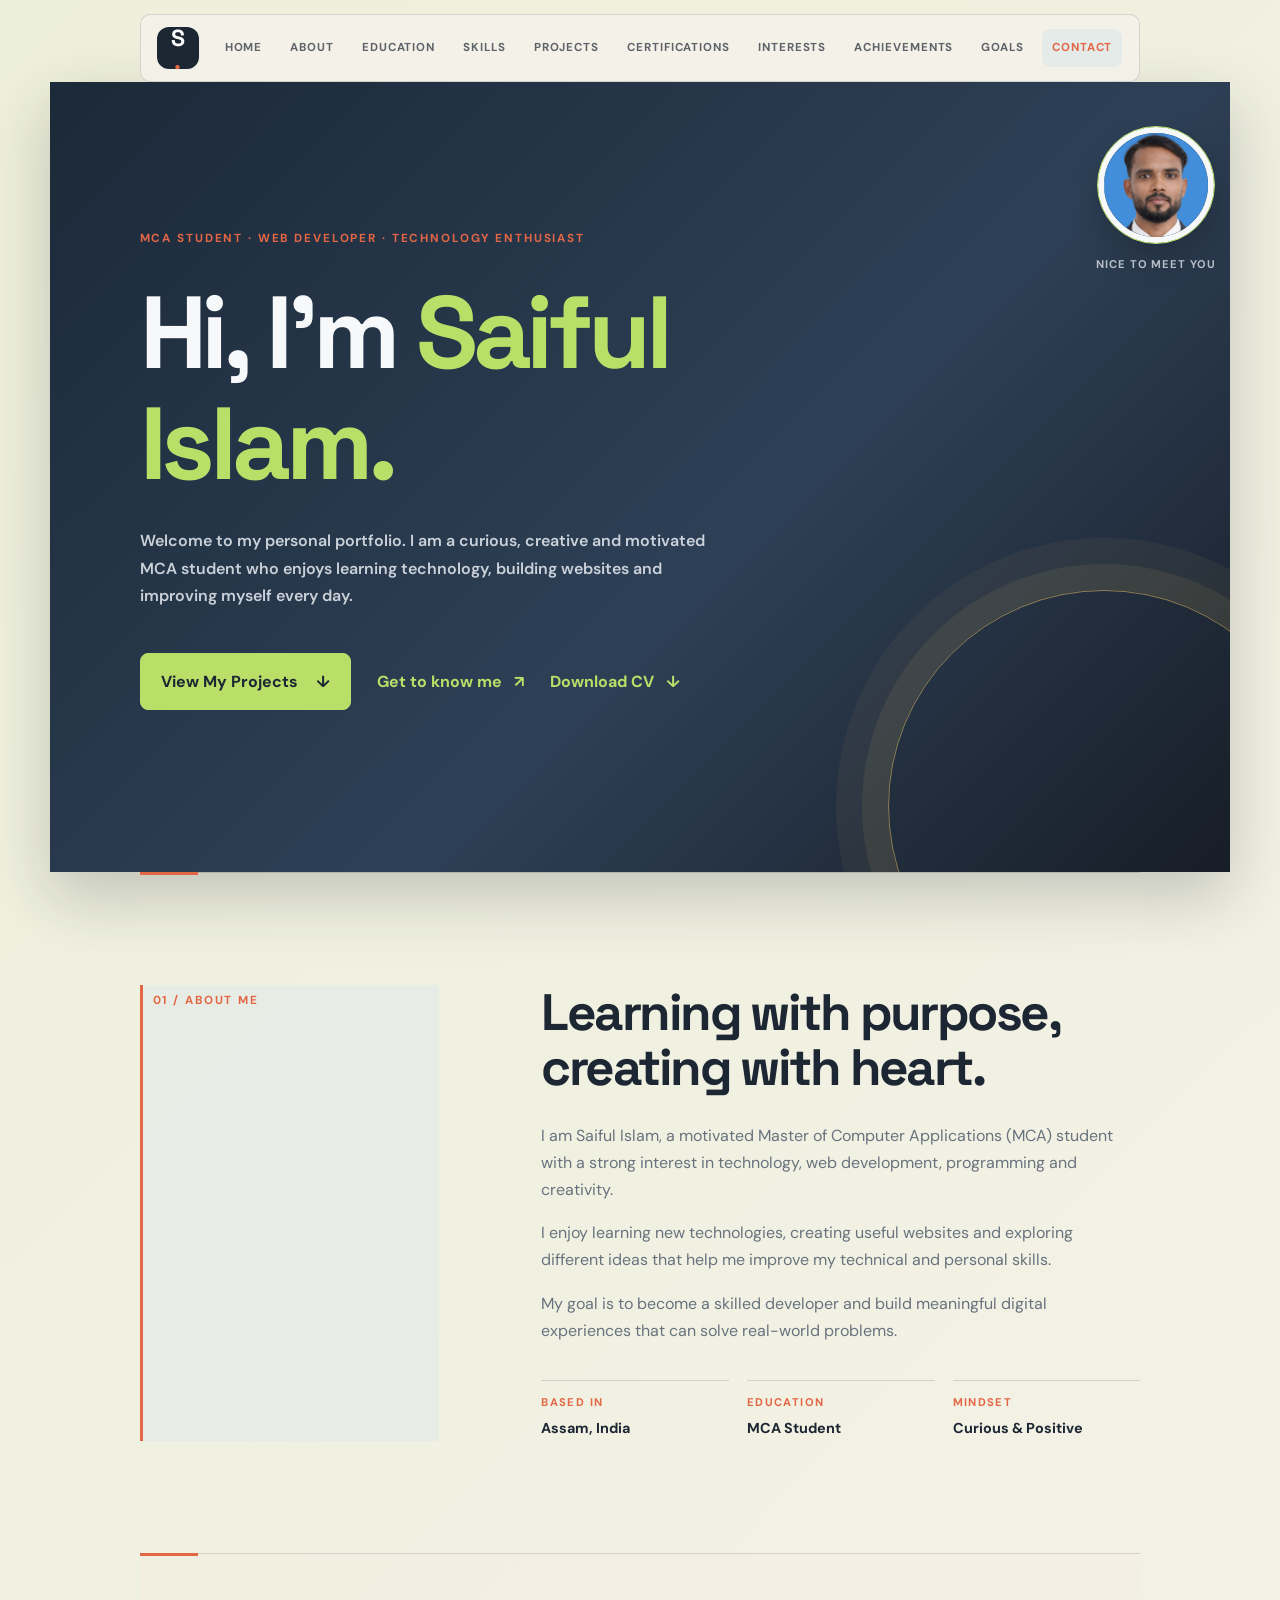
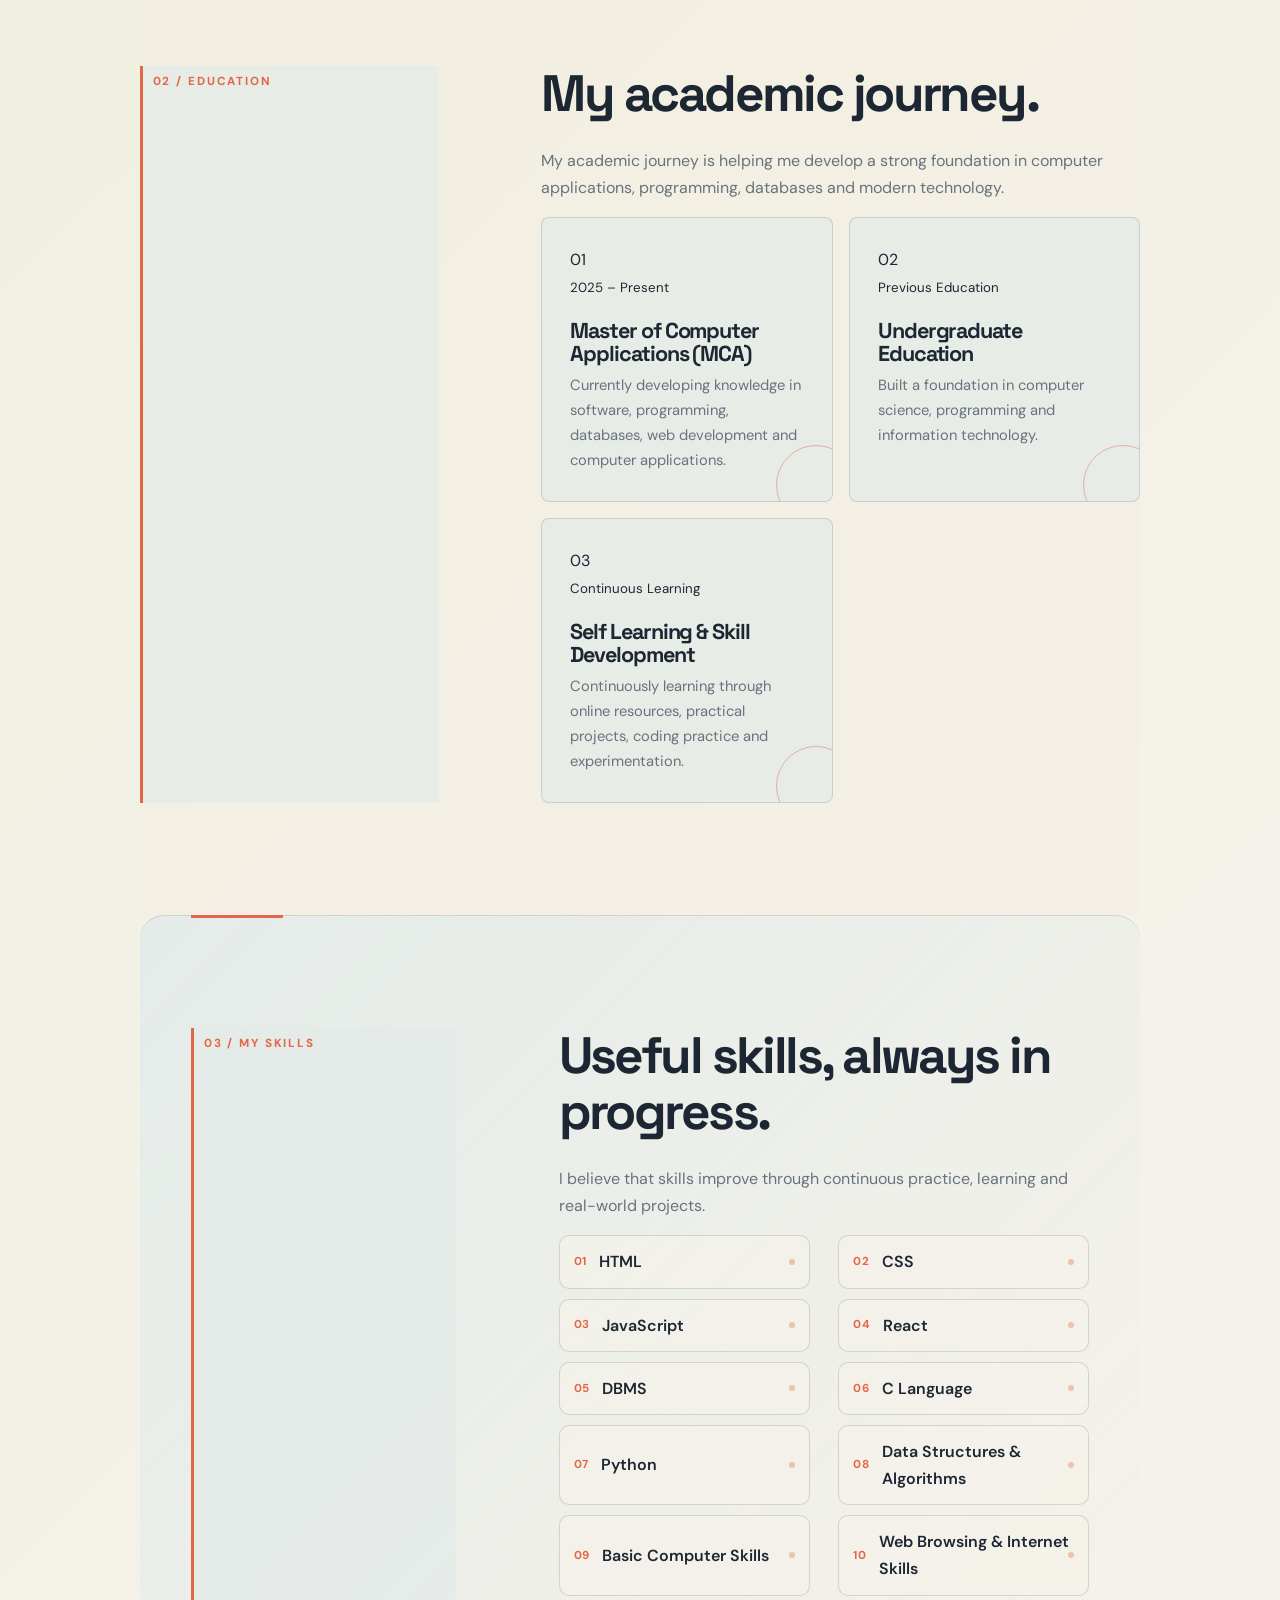
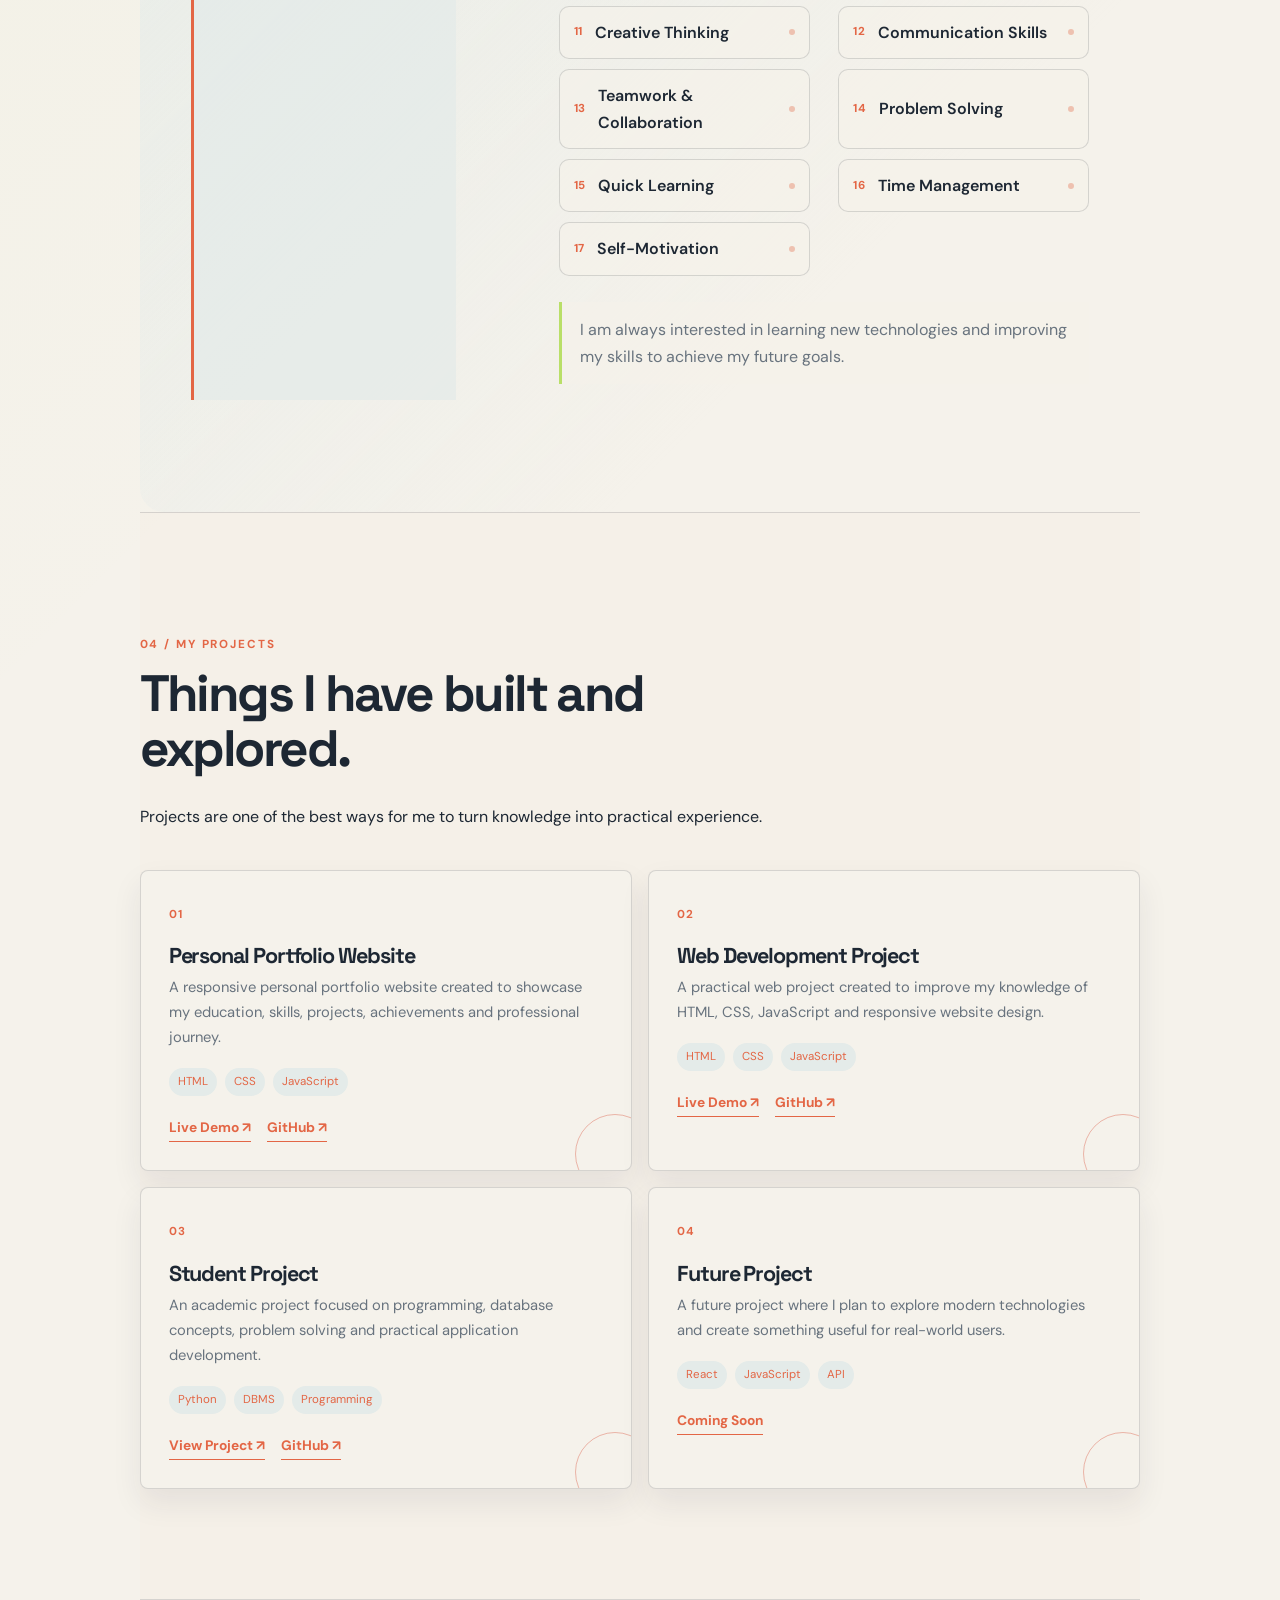
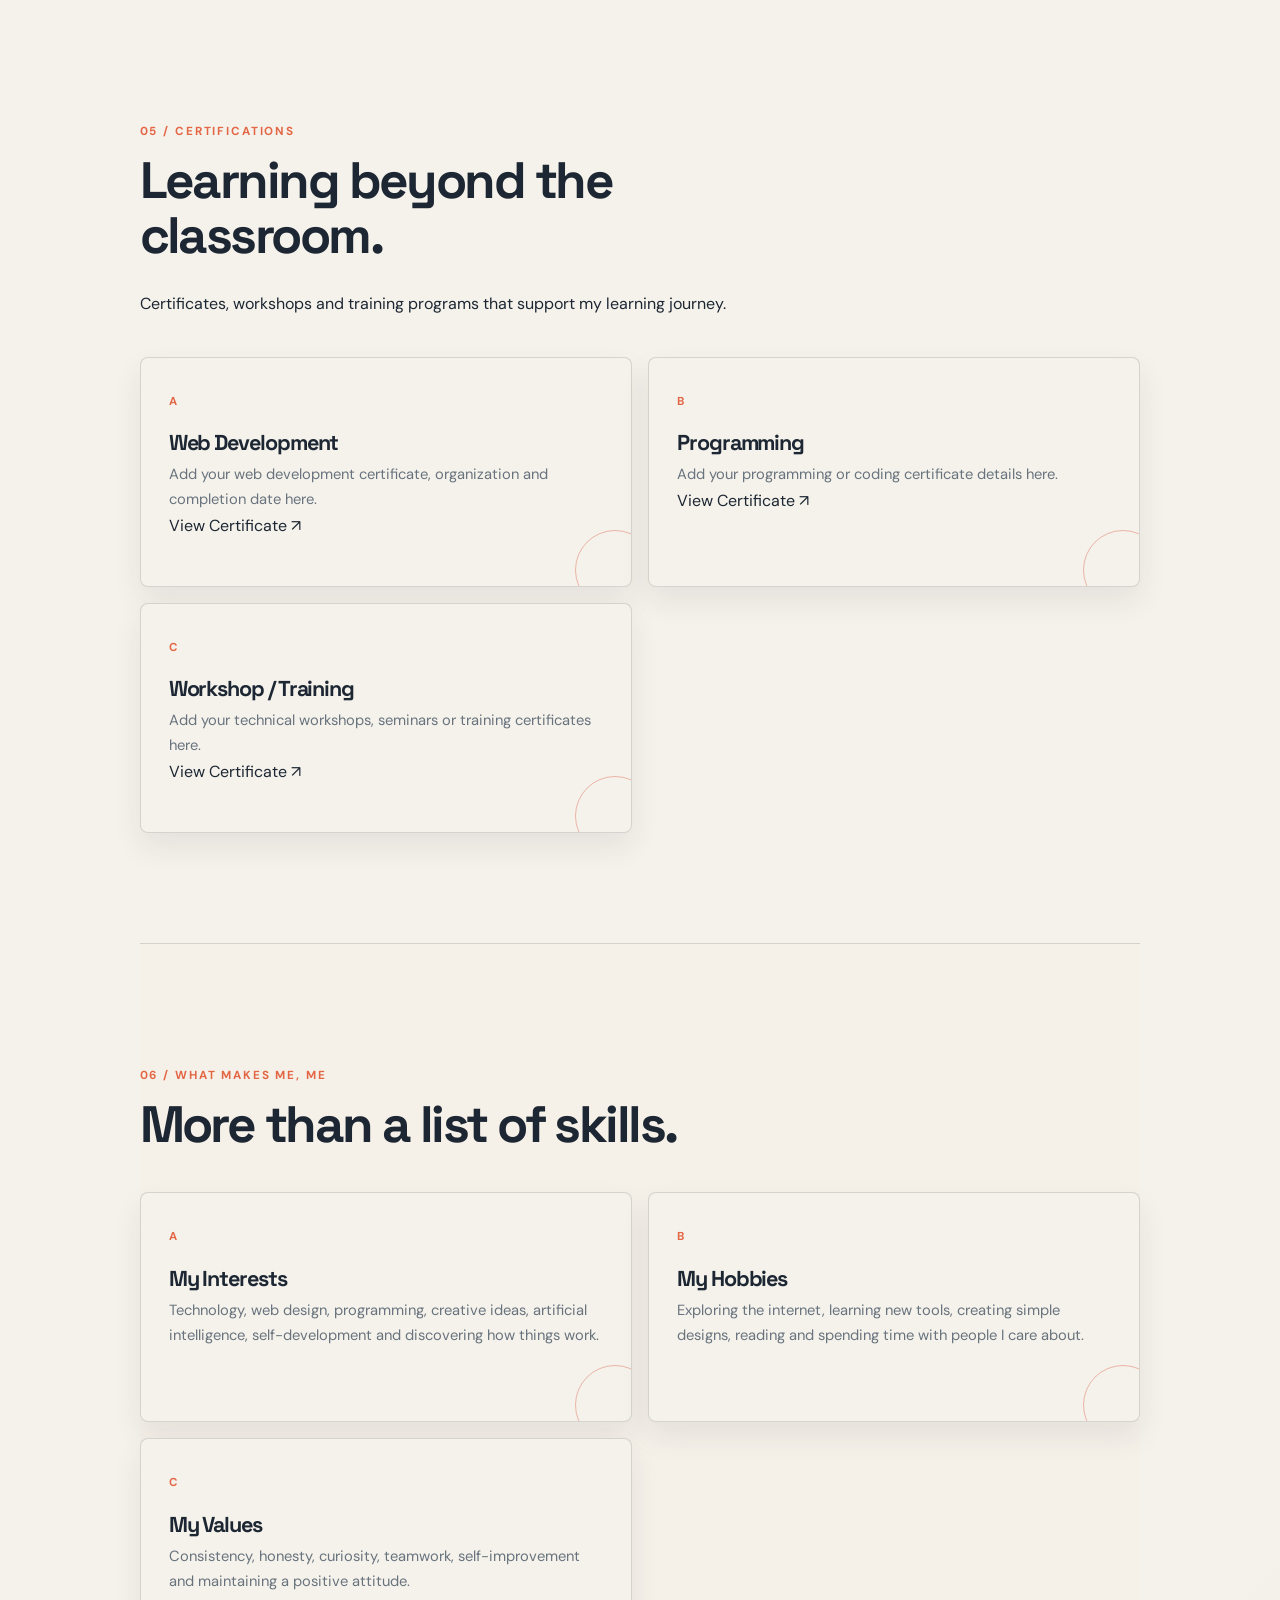
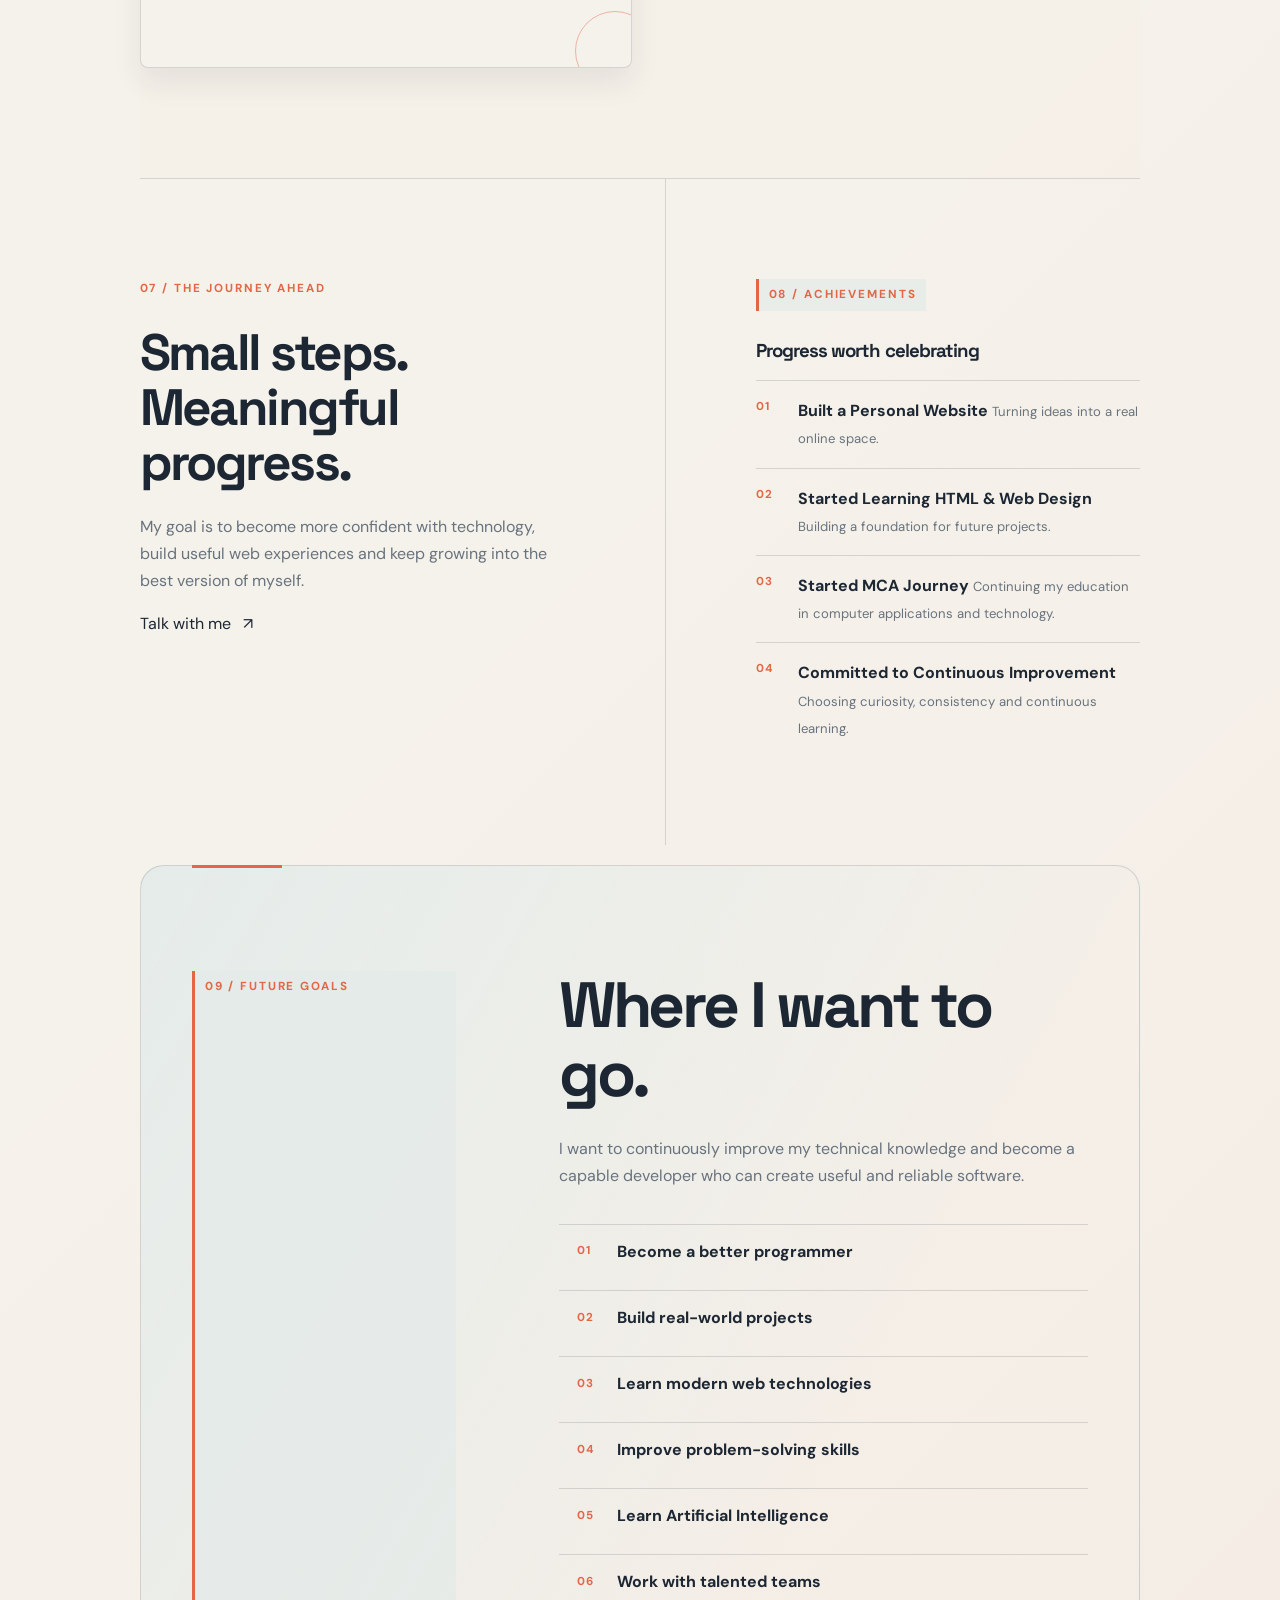
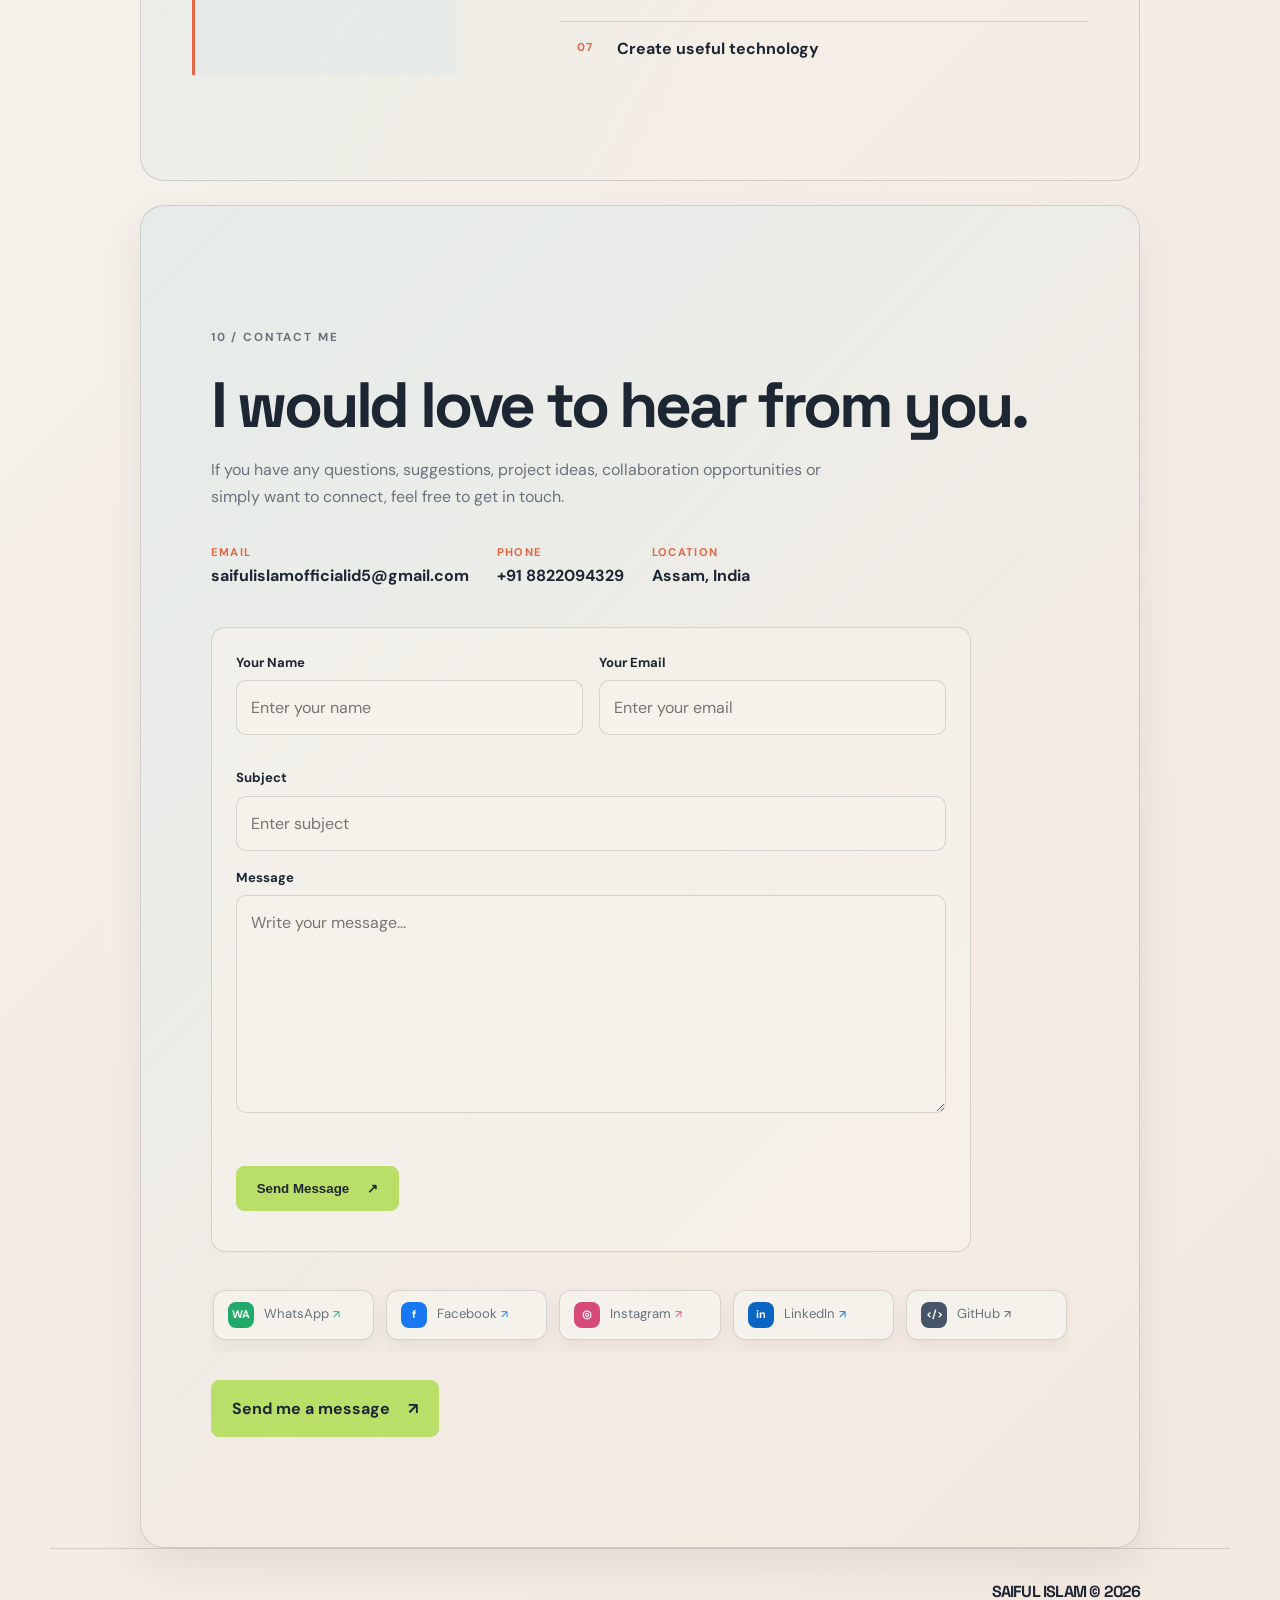
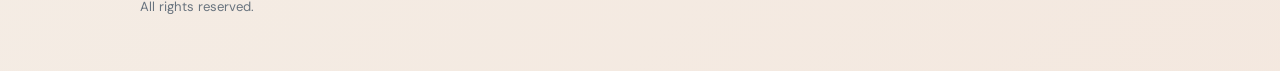
<file: index.html>
<!DOCTYPE html>
<html lang="en">

<head>
    <meta charset="UTF-8">
    <meta name="viewport" content="width=device-width, initial-scale=1.0">

    <meta name="description"
        content="Saiful Islam - MCA Student, Web Developer and Technology Enthusiast">

    <meta name="author" content="Saiful Islam">

    <title>Saiful Islam | Personal Portfolio</title>

    <!-- Google Fonts -->
    <link rel="preconnect" href="https://fonts.googleapis.com">
    <link rel="preconnect" href="https://fonts.gstatic.com" crossorigin>

    <link
        href="https://fonts.googleapis.com/css2?family=DM+Sans:wght@400;500;600;700&family=Space+Grotesk:wght@500;600;700&display=swap"
        rel="stylesheet">

    <!-- Your CSS -->
    <link rel="stylesheet" href="CSS/index.css">
</head>


<body>

    <!-- =====================================================
         HEADER
    ====================================================== -->

    <header id="home">

        <nav class="site-nav" aria-label="Main navigation">

            <a class="brand" href="#home" aria-label="Saiful Islam Home">
                S<span>.</span>
            </a>


            <div class="nav-actions" id="primary-navigation">

                <a href="#home">Home</a>

                <a href="#about">About</a>

                <a href="#education">Education</a>

                <a href="#skills">Skills</a>

                <a href="#projects">Projects</a>

                <a href="#certificates">Certifications</a>

                <a href="#interests">Interests</a>

                <a href="#achievements">Achievements</a>

                <a href="#goals">Goals</a>

                <a href="#contact">Contact</a>

                <button
                    class="menu-toggle"
                    type="button"
                    aria-label="Open navigation menu"
                    aria-expanded="false"
                    aria-controls="primary-navigation">

                    <span aria-hidden="true">☰</span>

                </button>

                <button
                    class="theme-toggle"
                    type="button"
                    aria-label="Switch to dark mode"
                    aria-pressed="false">

                    <span aria-hidden="true">☼</span>

                </button>

            </div>

        </nav>


        <!-- =================================================
             HERO
        ================================================== -->

        <div class="hero">

            <figure class="profile-photo">

                <img
                    src="../Picture/SAIFUL%20ISLAM.jpeg"
                    alt="Portrait of Saiful Islam">

                <figcaption>
                    Nice to meet you
                </figcaption>

            </figure>


            <p class="eyebrow">
                MCA Student · Web Developer · Technology Enthusiast
            </p>


            <h1>
                Hi, I'm <em>Saiful Islam.</em>
            </h1>


            <p class="hero-copy">
                Welcome to my personal portfolio. I am a curious,
                creative and motivated MCA student who enjoys learning
                technology, building websites and improving myself every day.
            </p>


            <div class="hero-actions">

                <a
                    class="primary-button"
                    href="#projects">

                    View My Projects
                    <span aria-hidden="true">↓</span>

                </a>


                <a
                    class="secondary-link"
                    href="#about">

                    Get to know me
                    <span aria-hidden="true">↗</span>

                </a>


                <a
                    class="secondary-link"
                    href="../saiful-islam-cv.html"
                    download>

                    Download CV
                    <span aria-hidden="true">↓</span>

                </a>

            </div>

        </div>

    </header>


    <main>


        <!-- =================================================
             ABOUT
        ================================================== -->

        <section
            class="content-section intro-section reveal"
            id="about">

            <div class="section-label">
                01 / About me
            </div>


            <div>

                <h2>
                    Learning with purpose, creating with heart.
                </h2>


                <p>
                    I am Saiful Islam, a motivated Master of Computer
                    Applications (MCA) student with a strong interest in
                    technology, web development, programming and creativity.
                </p>


                <p>
                    I enjoy learning new technologies, creating useful
                    websites and exploring different ideas that help me
                    improve my technical and personal skills.
                </p>


                <p>
                    My goal is to become a skilled developer and build
                    meaningful digital experiences that can solve real-world
                    problems.
                </p>


                <div
                    class="quick-facts"
                    aria-label="Personal details">

                    <div>
                        <span>Based in</span>
                        <strong>Assam, India</strong>
                    </div>


                    <div>
                        <span>Education</span>
                        <strong>MCA Student</strong>
                    </div>


                    <div>
                        <span>Mindset</span>
                        <strong>Curious & Positive</strong>
                    </div>

                </div>

            </div>

        </section>


        <!-- =================================================
             EDUCATION
        ================================================== -->

        <section
            class="content-section reveal"
            id="education">

            <div class="section-label">
                02 / Education
            </div>


            <div>

                <h2>
                    My academic journey.
                </h2>


                <p class="section-intro">
                    My academic journey is helping me develop a strong
                    foundation in computer applications, programming,
                    databases and modern technology.
                </p>


                <div class="education-list">


                    <article class="education-card">

                        <span>
                            01
                        </span>

                        <div>

                            <small>
                                2025 – Present
                            </small>

                            <h3>
                                Master of Computer Applications (MCA)
                            </h3>

                            <p>
                                Currently developing knowledge in software,
                                programming, databases, web development and
                                computer applications.
                            </p>

                        </div>

                    </article>


                    <article class="education-card">

                        <span>
                            02
                        </span>

                        <div>

                            <small>
                                Previous Education
                            </small>

                            <h3>
                                Undergraduate Education
                            </h3>

                            <p>
                                Built a foundation in computer science,
                                programming and information technology.
                            </p>

                        </div>

                    </article>


                    <article class="education-card">

                        <span>
                            03
                        </span>

                        <div>

                            <small>
                                Continuous Learning
                            </small>

                            <h3>
                                Self Learning & Skill Development
                            </h3>

                            <p>
                                Continuously learning through online resources,
                                practical projects, coding practice and
                                experimentation.
                            </p>

                        </div>

                    </article>


                </div>

            </div>

        </section>


        <!-- =================================================
             SKILLS
        ================================================== -->

        <section
            class="profile-grid content-section reveal"
            id="skills">

            <div class="section-label">
                03 / My skills
            </div>


            <div>

                <h2>
                    Useful skills, always in progress.
                </h2>


                <p class="section-intro">
                    I believe that skills improve through continuous
                    practice, learning and real-world projects.
                </p>


                <ul class="skill-list">


                    <li>
                        <span>01</span>
                        HTML
                    </li>


                    <li>
                        <span>02</span>
                        CSS
                    </li>


                    <li>
                        <span>03</span>
                        JavaScript
                    </li>


                    <li>
                        <span>04</span>
                        React
                    </li>


                    <li>
                        <span>05</span>
                        DBMS
                    </li>


                    <li>
                        <span>06</span>
                        C Language
                    </li>


                    <li>
                        <span>07</span>
                        Python
                    </li>


                    <li>
                        <span>08</span>
                        Data Structures & Algorithms
                    </li>


                    <li>
                        <span>09</span>
                        Basic Computer Skills
                    </li>


                    <li>
                        <span>10</span>
                        Web Browsing & Internet Skills
                    </li>


                    <li>
                        <span>11</span>
                        Creative Thinking
                    </li>


                    <li>
                        <span>12</span>
                        Communication Skills
                    </li>


                    <li>
                        <span>13</span>
                        Teamwork & Collaboration
                    </li>


                    <li>
                        <span>14</span>
                        Problem Solving
                    </li>


                    <li>
                        <span>15</span>
                        Quick Learning
                    </li>


                    <li>
                        <span>16</span>
                        Time Management
                    </li>


                    <li>
                        <span>17</span>
                        Self-Motivation
                    </li>


                </ul>


                <p class="section-note">
                    I am always interested in learning new technologies
                    and improving my skills to achieve my future goals.
                </p>

            </div>

        </section>


        <!-- =================================================
             PROJECTS
        ================================================== -->

        <section
            class="cards-section reveal"
            id="projects">

            <div class="section-heading">

                <p class="eyebrow">
                    04 / My projects
                </p>

                <h2>
                    Things I have built and explored.
                </h2>

                <p>
                    Projects are one of the best ways for me to turn
                    knowledge into practical experience.
                </p>

            </div>


            <div class="card-grid">


                <!-- PROJECT 01 -->

                <article class="profile-card">

                    <span class="card-number">
                        01
                    </span>

                    <h3>
                        Personal Portfolio Website
                    </h3>

                    <p>
                        A responsive personal portfolio website created
                        to showcase my education, skills, projects,
                        achievements and professional journey.
                    </p>


                    <div class="project-tech">

                        <span>HTML</span>
                        <span>CSS</span>
                        <span>JavaScript</span>

                    </div>


                    <div class="project-links">

                        <a href="#">
                            Live Demo ↗
                        </a>

                        <a
                            href="https://github.com/saifulislam"
                            target="_blank"
                            rel="noopener noreferrer">

                            GitHub ↗

                        </a>

                    </div>

                </article>


                <!-- PROJECT 02 -->

                <article class="profile-card">

                    <span class="card-number">
                        02
                    </span>

                    <h3>
                        Web Development Project
                    </h3>

                    <p>
                        A practical web project created to improve my
                        knowledge of HTML, CSS, JavaScript and responsive
                        website design.
                    </p>


                    <div class="project-tech">

                        <span>HTML</span>
                        <span>CSS</span>
                        <span>JavaScript</span>

                    </div>


                    <div class="project-links">

                        <a href="#">
                            Live Demo ↗
                        </a>

                        <a
                            href="https://github.com/saifulislam"
                            target="_blank"
                            rel="noopener noreferrer">

                            GitHub ↗

                        </a>

                    </div>

                </article>


                <!-- PROJECT 03 -->

                <article class="profile-card">

                    <span class="card-number">
                        03
                    </span>

                    <h3>
                        Student Project
                    </h3>

                    <p>
                        An academic project focused on programming,
                        database concepts, problem solving and practical
                        application development.
                    </p>


                    <div class="project-tech">

                        <span>Python</span>
                        <span>DBMS</span>
                        <span>Programming</span>

                    </div>


                    <div class="project-links">

                        <a href="#">
                            View Project ↗
                        </a>

                        <a
                            href="https://github.com/saifulislam"
                            target="_blank"
                            rel="noopener noreferrer">

                            GitHub ↗

                        </a>

                    </div>

                </article>


                <!-- PROJECT 04 -->

                <article class="profile-card">

                    <span class="card-number">
                        04
                    </span>

                    <h3>
                        Future Project
                    </h3>

                    <p>
                        A future project where I plan to explore modern
                        technologies and create something useful for
                        real-world users.
                    </p>


                    <div class="project-tech">

                        <span>React</span>
                        <span>JavaScript</span>
                        <span>API</span>

                    </div>


                    <div class="project-links">

                        <a href="#">
                            Coming Soon
                        </a>

                    </div>

                </article>


            </div>

        </section>


        <!-- =================================================
             CERTIFICATES
        ================================================== -->

        <section
            class="cards-section reveal"
            id="certificates">

            <div class="section-heading">

                <p class="eyebrow">
                    05 / Certifications
                </p>

                <h2>
                    Learning beyond the classroom.
                </h2>

                <p>
                    Certificates, workshops and training programs that
                    support my learning journey.
                </p>

            </div>


            <div class="card-grid">


                <article class="profile-card">

                    <span class="card-number">
                        A
                    </span>

                    <h3>
                        Web Development
                    </h3>

                    <p>
                        Add your web development certificate,
                        organization and completion date here.
                    </p>

                    <a href="#">
                        View Certificate ↗
                    </a>

                </article>


                <article class="profile-card">

                    <span class="card-number">
                        B
                    </span>

                    <h3>
                        Programming
                    </h3>

                    <p>
                        Add your programming or coding certificate
                        details here.
                    </p>

                    <a href="#">
                        View Certificate ↗
                    </a>

                </article>


                <article class="profile-card">

                    <span class="card-number">
                        C
                    </span>

                    <h3>
                        Workshop / Training
                    </h3>

                    <p>
                        Add your technical workshops, seminars or
                        training certificates here.
                    </p>

                    <a href="#">
                        View Certificate ↗
                    </a>

                </article>


            </div>

        </section>


        <!-- =================================================
             INTERESTS
        ================================================== -->

        <section
            class="cards-section reveal"
            id="interests">

            <div class="section-heading">

                <p class="eyebrow">
                    06 / What makes me, me
                </p>

                <h2>
                    More than a list of skills.
                </h2>

            </div>


            <div class="card-grid">


                <article class="profile-card">

                    <span class="card-number">
                        A
                    </span>

                    <h3>
                        My Interests
                    </h3>

                    <p>
                        Technology, web design, programming, creative
                        ideas, artificial intelligence, self-development
                        and discovering how things work.
                    </p>

                </article>


                <article class="profile-card">

                    <span class="card-number">
                        B
                    </span>

                    <h3>
                        My Hobbies
                    </h3>

                    <p>
                        Exploring the internet, learning new tools,
                        creating simple designs, reading and spending
                        time with people I care about.
                    </p>

                </article>


                <article class="profile-card">

                    <span class="card-number">
                        C
                    </span>

                    <h3>
                        My Values
                    </h3>

                    <p>
                        Consistency, honesty, curiosity, teamwork,
                        self-improvement and maintaining a positive
                        attitude.
                    </p>

                </article>


            </div>

        </section>


        <!-- =================================================
             ACHIEVEMENTS
        ================================================== -->

        <section
            class="journey-section reveal"
            id="achievements">


            <div class="journey-panel">

                <p class="eyebrow">
                    07 / The journey ahead
                </p>


                <h2>
                    Small steps. Meaningful progress.
                </h2>


                <p>
                    My goal is to become more confident with technology,
                    build useful web experiences and keep growing into
                    the best version of myself.
                </p>


                <a
                    class="text-link"
                    href="#contact">

                    Talk with me
                    <span aria-hidden="true">↗</span>

                </a>

            </div>


            <div
                class="achievement-panel">

                <p class="section-label">
                    08 / Achievements
                </p>


                <h3>
                    Progress worth celebrating
                </h3>


                <ul class="achievement-list">


                    <li>

                        <span>01</span>

                        <div>

                            <strong>
                                Built a Personal Website
                            </strong>

                            <small>
                                Turning ideas into a real online space.
                            </small>

                        </div>

                    </li>


                    <li>

                        <span>02</span>

                        <div>

                            <strong>
                                Started Learning HTML & Web Design
                            </strong>

                            <small>
                                Building a foundation for future projects.
                            </small>

                        </div>

                    </li>


                    <li>

                        <span>03</span>

                        <div>

                            <strong>
                                Started MCA Journey
                            </strong>

                            <small>
                                Continuing my education in computer
                                applications and technology.
                            </small>

                        </div>

                    </li>


                    <li>

                        <span>04</span>

                        <div>

                            <strong>
                                Committed to Continuous Improvement
                            </strong>

                            <small>
                                Choosing curiosity, consistency and
                                continuous learning.
                            </small>

                        </div>

                    </li>


                </ul>

            </div>

        </section>


        <!-- =================================================
             GOALS
        ================================================== -->

        <section
            class="content-section reveal"
            id="goals">

            <div class="section-label">
                09 / Future goals
            </div>


            <div>

                <h2>
                    Where I want to go.
                </h2>


                <p>
                    I want to continuously improve my technical knowledge
                    and become a capable developer who can create useful
                    and reliable software.
                </p>


                <ul class="goal-list">

                    <li>
                        Become a better programmer
                    </li>

                    <li>
                        Build real-world projects
                    </li>

                    <li>
                        Learn modern web technologies
                    </li>

                    <li>
                        Improve problem-solving skills
                    </li>

                    <li>
                        Learn Artificial Intelligence
                    </li>

                    <li>
                        Work with talented teams
                    </li>

                    <li>
                        Create useful technology
                    </li>

                </ul>

            </div>

        </section>


        <!-- =================================================
             CONTACT
        ================================================== -->

        <section
            class="closing-section reveal"
            id="contact">

            <p class="eyebrow">
                10 / Contact me
            </p>


            <h2>
                I would love to hear from you.
            </h2>


            <p>
                If you have any questions, suggestions, project ideas,
                collaboration opportunities or simply want to connect,
                feel free to get in touch.
            </p>


            <div
                class="contact-details"
                aria-label="Contact details">


                <a
                    href="mailto:saifulislamofficialid5@gmail.com">

                    <span>Email</span>

                    saifulislamofficialid5@gmail.com

                </a>


                <a
                    href="tel:+918822094329">

                    <span>Phone</span>

                    +91 8822094329

                </a>


                <div>

                    <span>Location</span>

                    Assam, India

                </div>


            </div>


            <!-- CONTACT FORM -->

            <form
                class="contact-form"
                action="mailto:saifulislamofficialid5@gmail.com"
                method="post"
                enctype="text/plain">


                <div class="form-row">


                    <div>

                        <label for="name">
                            Your Name
                        </label>

                        <input
                            type="text"
                            id="name"
                            name="Name"
                            placeholder="Enter your name"
                            required>

                    </div>


                    <div>

                        <label for="email">
                            Your Email
                        </label>

                        <input
                            type="email"
                            id="email"
                            name="Email"
                            placeholder="Enter your email"
                            required>

                    </div>


                </div>


                <div>

                    <label for="subject">
                        Subject
                    </label>

                    <input
                        type="text"
                        id="subject"
                        name="Subject"
                        placeholder="Enter subject"
                        required>

                </div>


                <div>

                    <label for="message">
                        Message
                    </label>

                    <textarea
                        id="message"
                        name="Message"
                        rows="7"
                        placeholder="Write your message..."
                        required></textarea>

                </div>


                <button
                    class="primary-button"
                    type="submit">

                    Send Message
                    <span aria-hidden="true">↗</span>

                </button>


            </form>


            <!-- =================================================
                 SOCIAL MEDIA
            ================================================== -->

            <div
                class="social-list"
                aria-label="Social media profiles">


                <a
                    class="social-whatsapp"
                    href="https://wa.me/918822094329"
                    target="_blank"
                    rel="noopener noreferrer">

                    <b aria-hidden="true">
                        WA
                    </b>

                    <span>
                        WhatsApp
                        <small>↗</small>
                    </span>

                </a>


                <a
                    class="social-facebook"
                    href="https://www.facebook.com"
                    target="_blank"
                    rel="noopener noreferrer">

                    <b aria-hidden="true">
                        f
                    </b>

                    <span>
                        Facebook
                        <small>↗</small>
                    </span>

                </a>


                <a
                    class="social-instagram"
                    href="https://www.instagram.com/"
                    target="_blank"
                    rel="noopener noreferrer">

                    <b aria-hidden="true">
                        ◎
                    </b>

                    <span>
                        Instagram
                        <small>↗</small>
                    </span>

                </a>


                <a
                    class="social-linkedin"
                    href="https://www.linkedin.com/in/saiful-islam-371a40310"
                    target="_blank"
                    rel="noopener noreferrer">

                    <b aria-hidden="true">
                        in
                    </b>

                    <span>
                        LinkedIn
                        <small>↗</small>
                    </span>

                </a>


                <a
                    class="social-github"
                    href="https://github.com/saifulislamofficialid5gmailcom/My_Project"
                    target="_blank"
                    rel="noopener noreferrer">

                    <b aria-hidden="true">
                        &lt;/&gt;
                    </b>

                    <span>
                        GitHub
                        <small>↗</small>
                    </span>

                </a>


            </div>


            <a
                class="primary-button"
                href="mailto:saifulislamofficialid5@gmail.com">

                Send me a message
                <span aria-hidden="true">↗</span>

            </a>

        </section>

    </main>


    <!-- =====================================================
         FOOTER
    ====================================================== -->

    <footer>

        <p>
            All rights reserved.
        </p>


        <h3>
            SAIFUL ISLAM
            <span>
                © <span id="year"></span>
            </span>
        </h3>

    </footer>


    <!-- =====================================================
         JAVASCRIPT FILE
         Keep this if your index.js contains theme toggle,
         animations and current-year functionality.
    ====================================================== -->

    <script src="../JavaScript/index.js"></script>

</body>

</html>
</file>
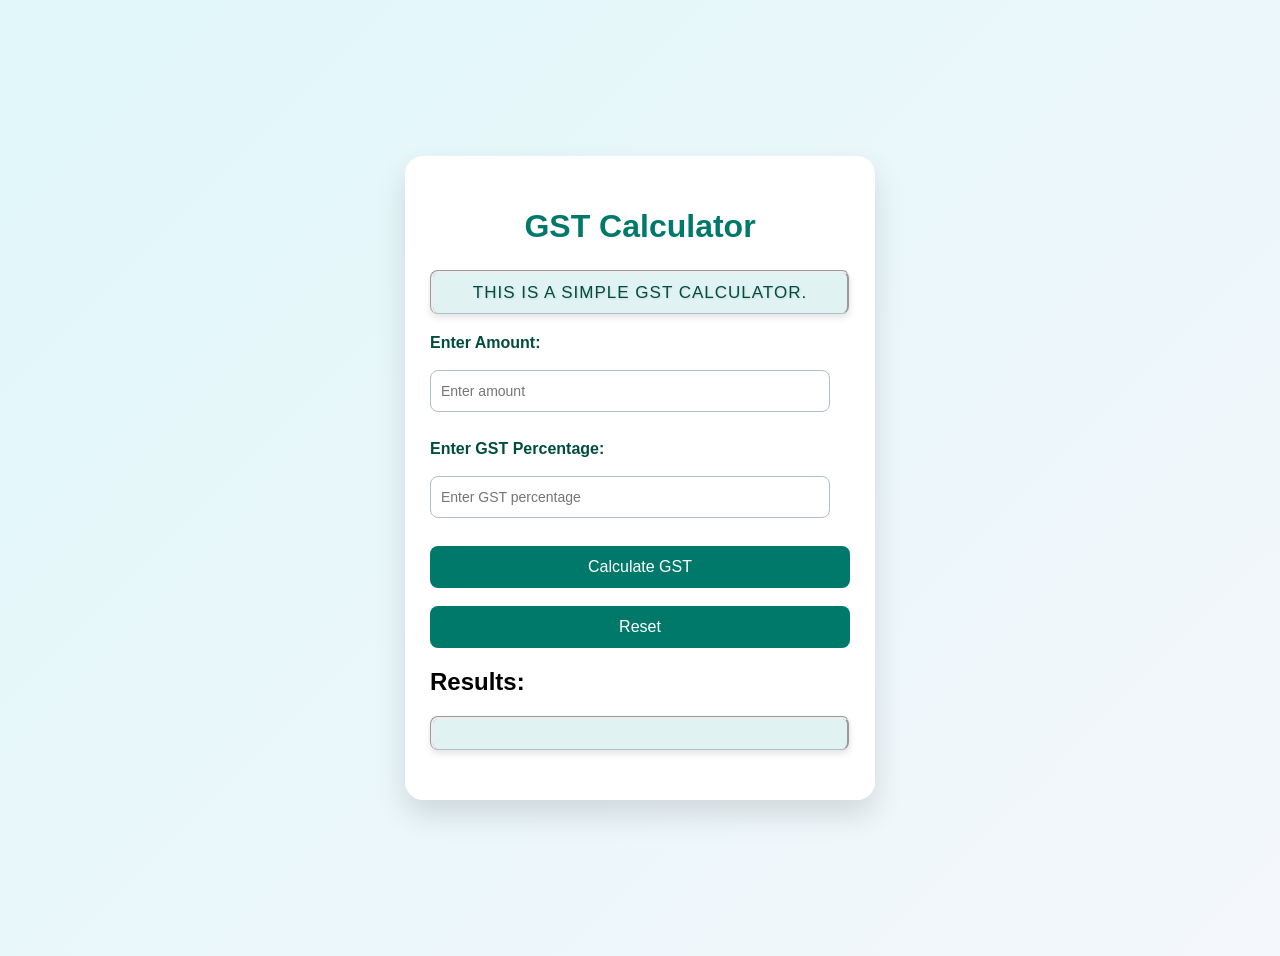
<file: HTML/CalculatorGST.html>
<!DOCTYPE html>
<html lang="en">
<head>
    <meta charset="UTF-8">
    <meta http-equiv="X-UA-Compatible" content="IE=edge">
    <meta name="viewport" content="width=device-width, initial-scale=1.0">
    <title>GST Calculator</title>
    <link rel="stylesheet" href="../CSS/CalculatotGST.css">
</head>
<body>
    <div class="container">
        <h1>GST Calculator</h1>
        <p>This is a simple GST calculator.</p>
        <label for="amount">Enter Amount:</label>
        <input type="number" id="amount" placeholder="Enter amount"><br><br>
        <label for="gst">Enter GST Percentage:</label>
        <input type="number" id="gst" placeholder="Enter GST percentage"><br><br>
        <button onclick="calculateGST()">Calculate GST</button><br><br>
        <button onclick="resetFields()">Reset</button>
        <h2>Results:</h2>
        <p class="result" id="result"></p>
    </div>
    <script src="../JavaScript/CalculatorGST.js"></script>
</body>
</html>
</file>
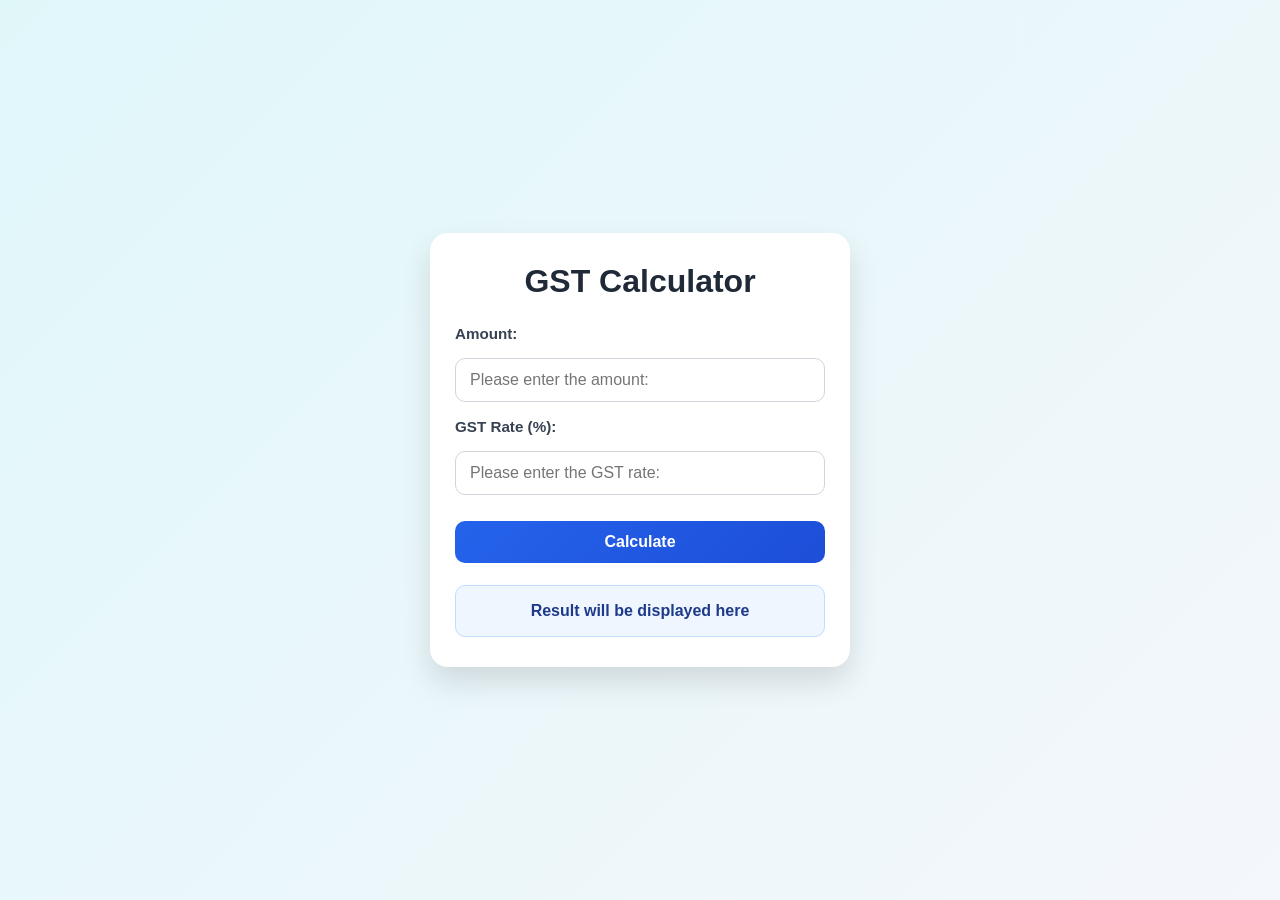
<file: HTML/GST_Calculator.html>
<!DOCTYPE html>
<html lang="en">
<head>
    <meta charset="UTF-8">
    <meta name="viewport" content="width=device-width, initial-scale=1.0">
    <title>GST Calculator</title>
    <link rel="stylesheet" href="../CSS/GST_Calculator.css">
</head>
<body>
    
    <div class="container">
        <h1>GST Calculator</h1>
        <form id="gstForm">
            <label for="amount">Amount:</label>
            <input type="number" id="amount" name="amount" required placeholder="Please enter the amount:">

            <label for="gstRate">GST Rate (%):</label>
            <input type="number" id="gstRate" name="gstRate" required placeholder="Please enter the GST rate:">

            <button type="submit">Calculate</button>
        </form>

        <div id="result">Result will be displayed here</div>
    </div>
<script src="../JavaScript/GST_Calculator.js"></script>
</body>
</html>
</file>
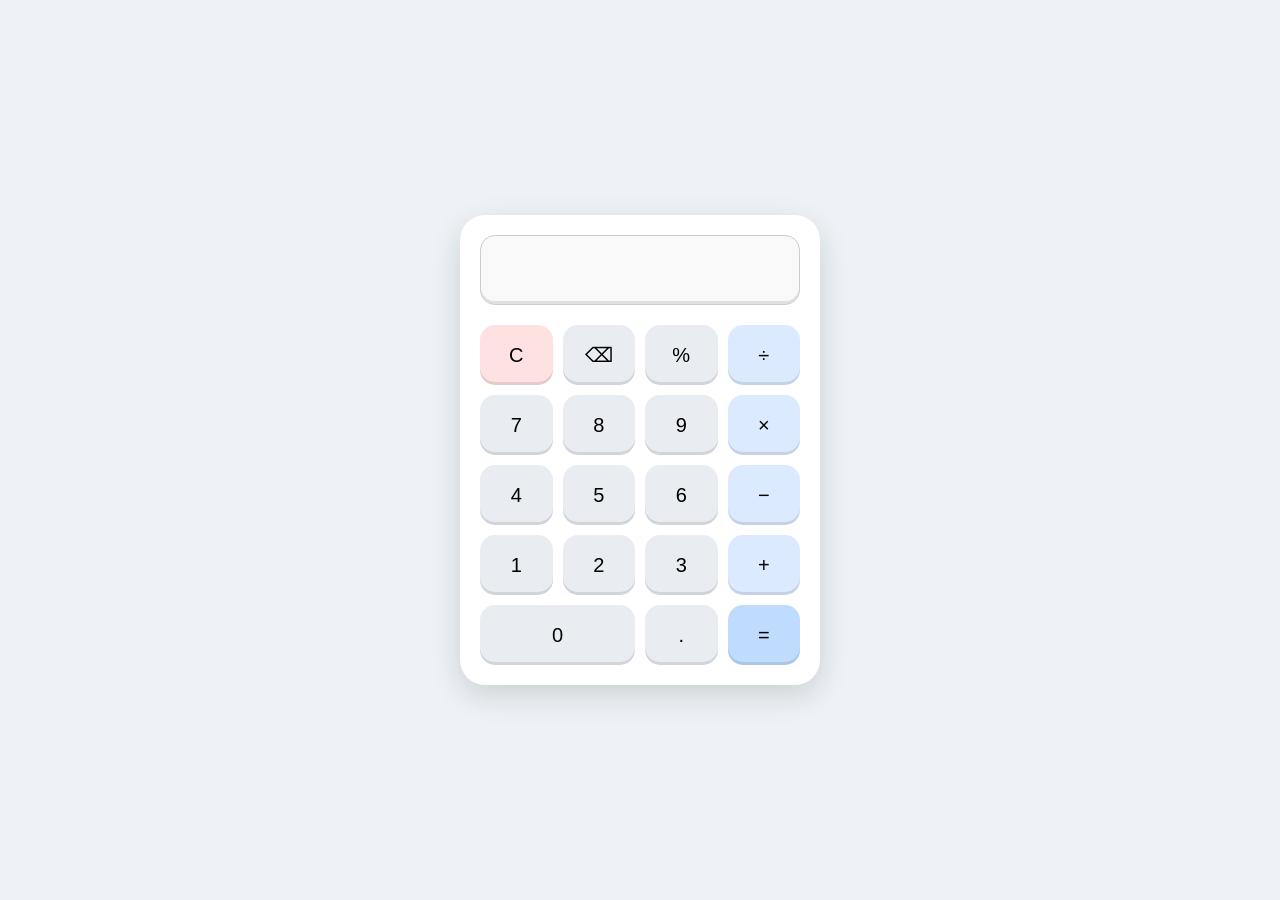
<file: HTML/MordernCalculator.html>
<!DOCTYPE html>
<html lang="en">
<head>
    <meta charset="UTF-8">
    <meta name="viewport" content="width=device-width, initial-scale=1.0">
    <title>Modern Calculator</title>
    <link rel="stylesheet" href="../CSS/ModernCalculator.css">
</head>
<body>
    <div class="calculator">
        <input type="text" id="display" aria-label="Calculator display" readonly>
        <div class="buttons">
            <button onclick="clearDisplay()" class="clear">C</button>
            <button onclick="deleteLast()">⌫</button>
            <button onclick="addValue('%')">%</button>
            <button onclick="addValue('/')" class="operator">÷</button>
            <button onclick="addValue('7')">7</button>
            <button onclick="addValue('8')">8</button>
            <button onclick="addValue('9')">9</button>
            <button onclick="addValue('*')" class="operator">×</button>
            <button onclick="addValue('4')">4</button>
            <button onclick="addValue('5')">5</button>
            <button onclick="addValue('6')">6</button>
            <button onclick="addValue('-')" class="operator">−</button>
            <button onclick="addValue('1')">1</button>
            <button onclick="addValue('2')">2</button>
            <button onclick="addValue('3')">3</button>
            <button onclick="addValue('+')" class="operator">+</button>
            <button onclick="addValue('0')" class="zero">0</button>
            <button onclick="addValue('.')">.</button>
            <button onclick="calculate()" class="equal">=</button>
        </div>
    </div>
    <script src="../JavaScript/ModernCalculator..js"></script>
</body>
</html>
    <!-- Double zero button -->
             <!--
            <button onclick="addValue('00')" class="double-zero">00</button>
            <button onclick="addValue('(')">(</button>
            <button onclick="addValue(')')">)</button>
            -->
</file>
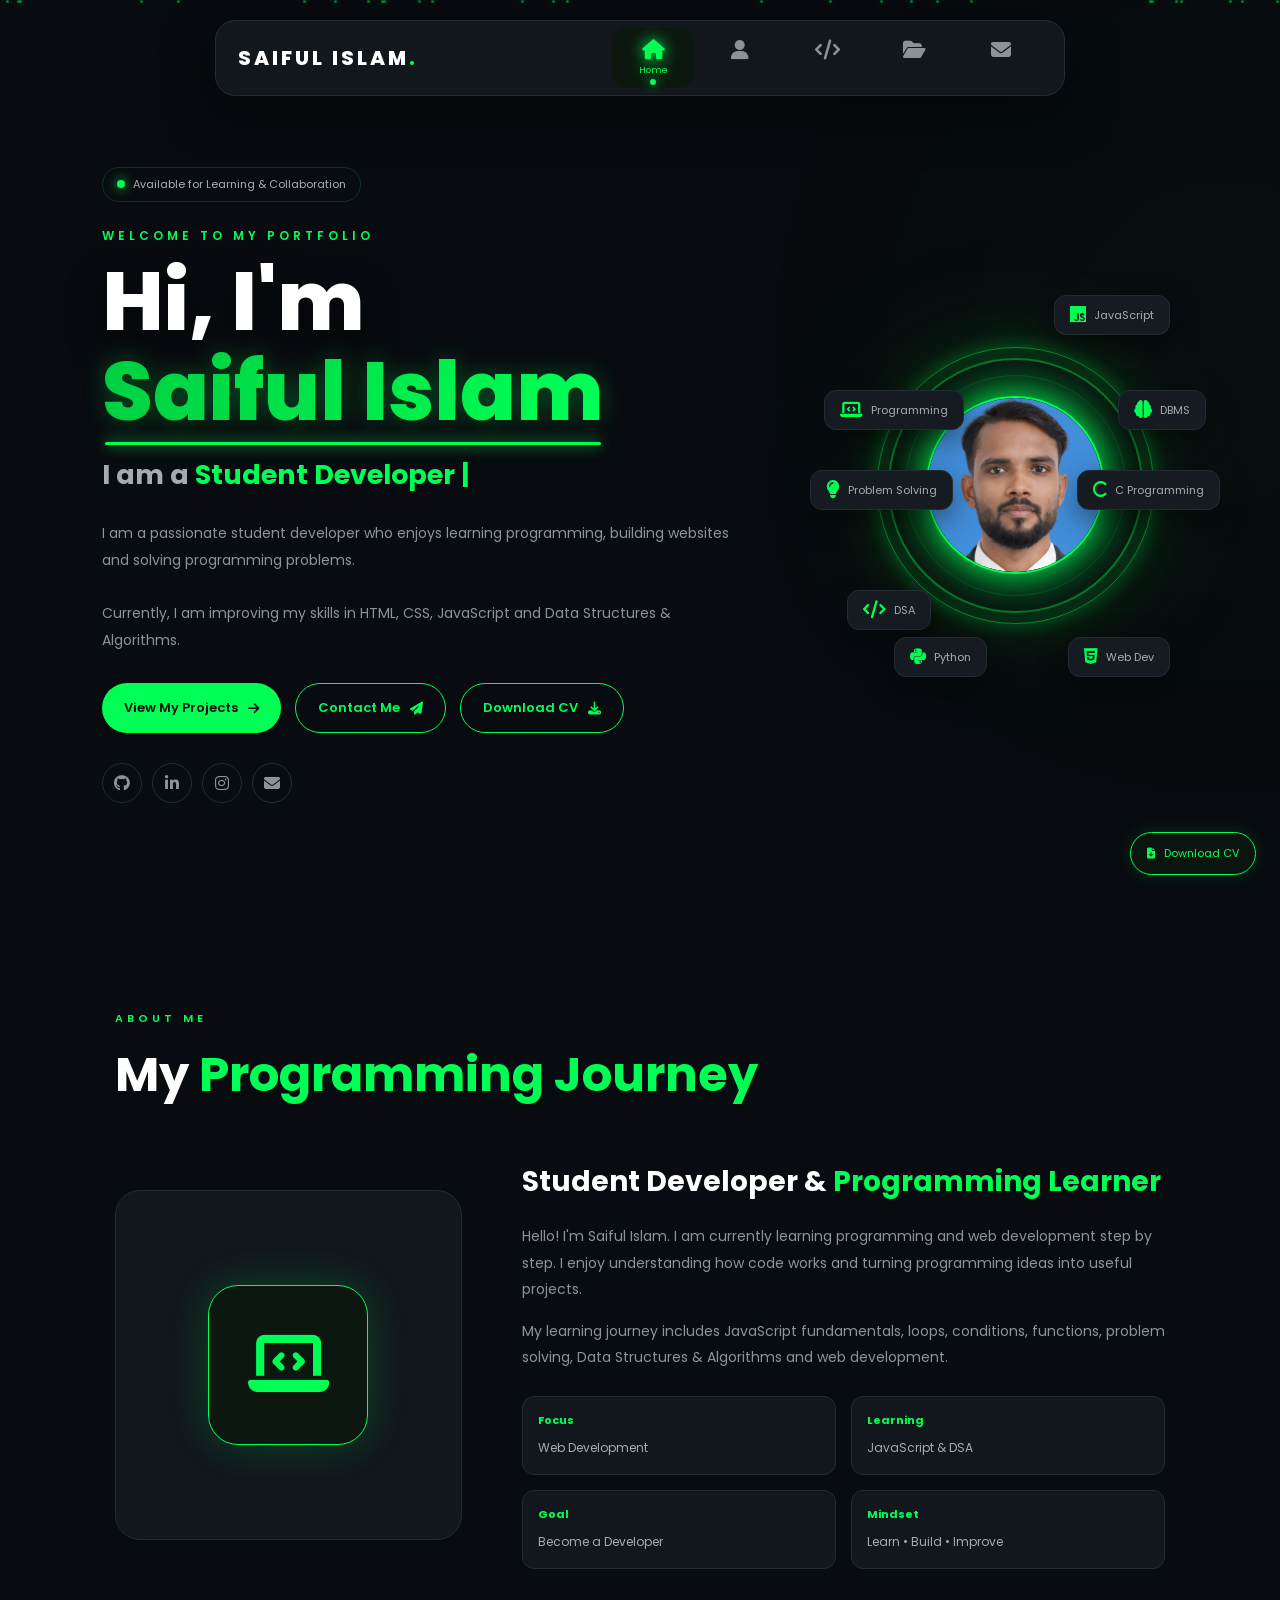
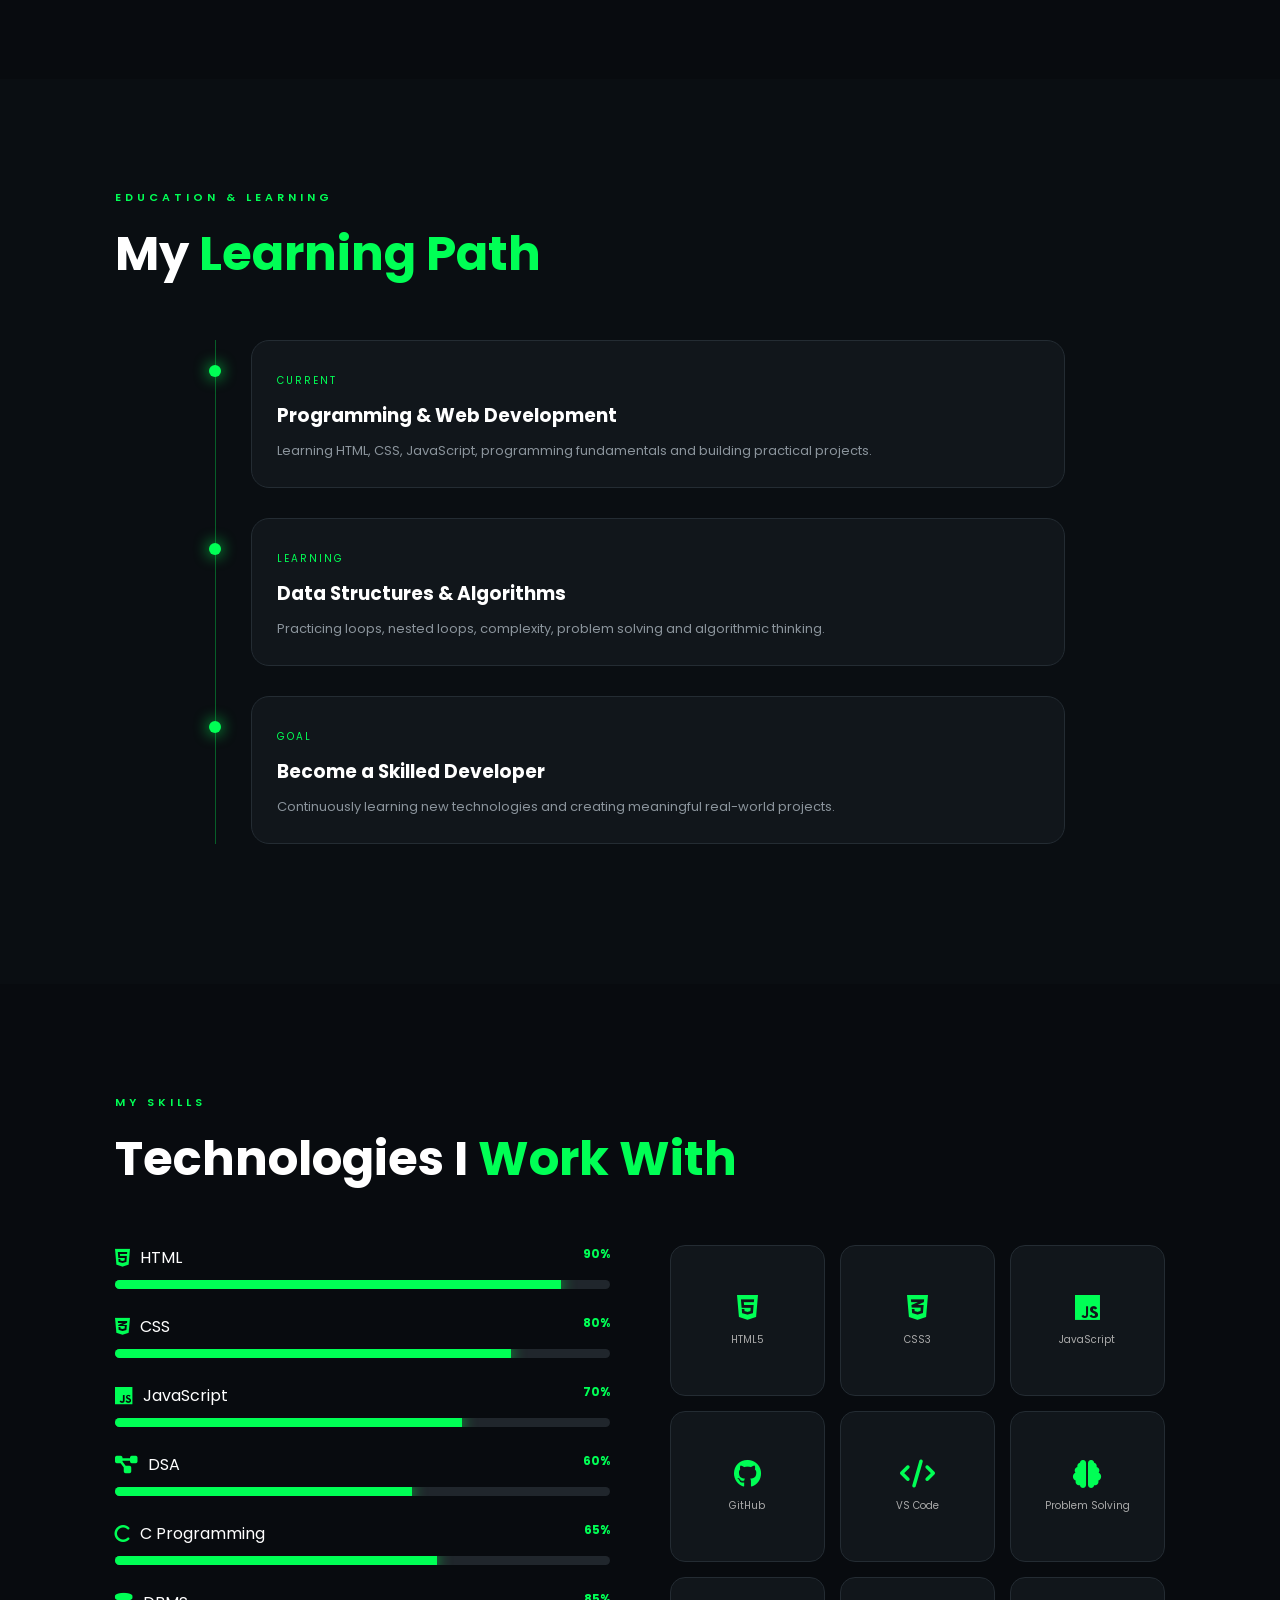
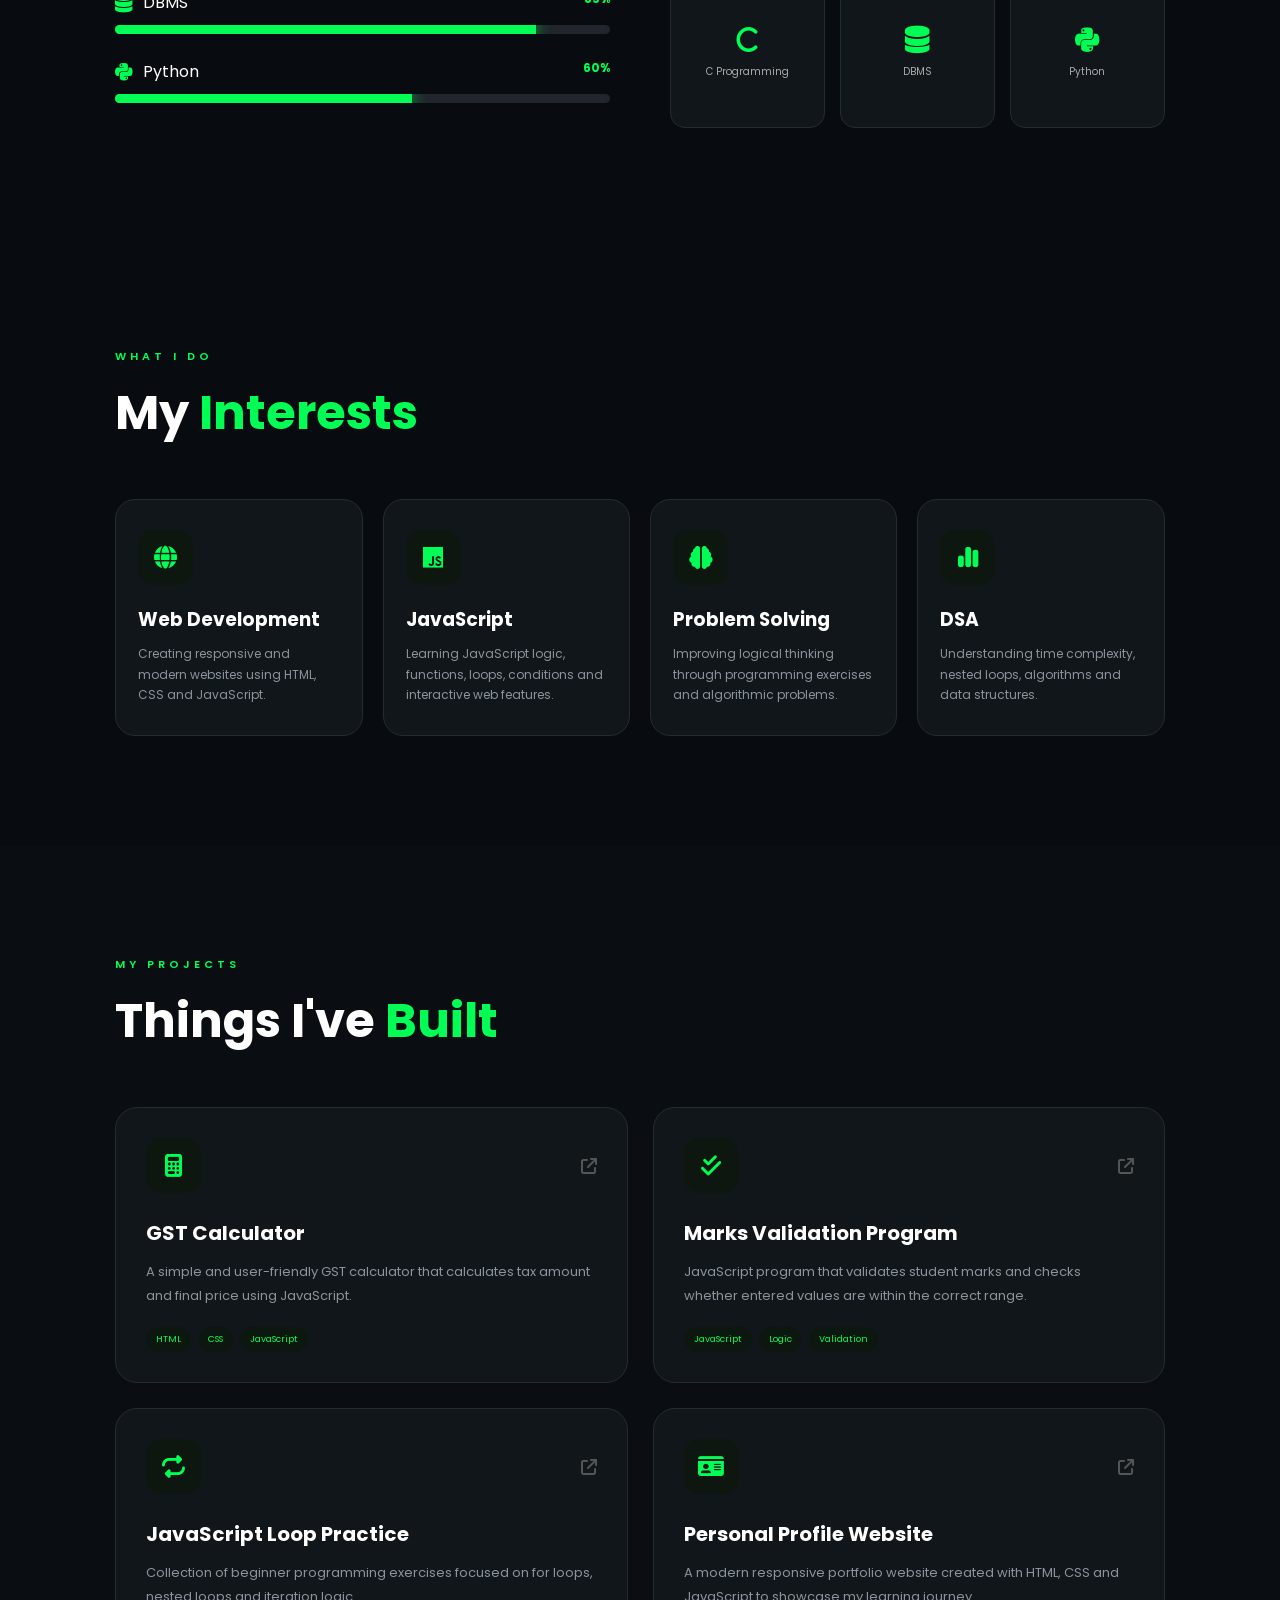
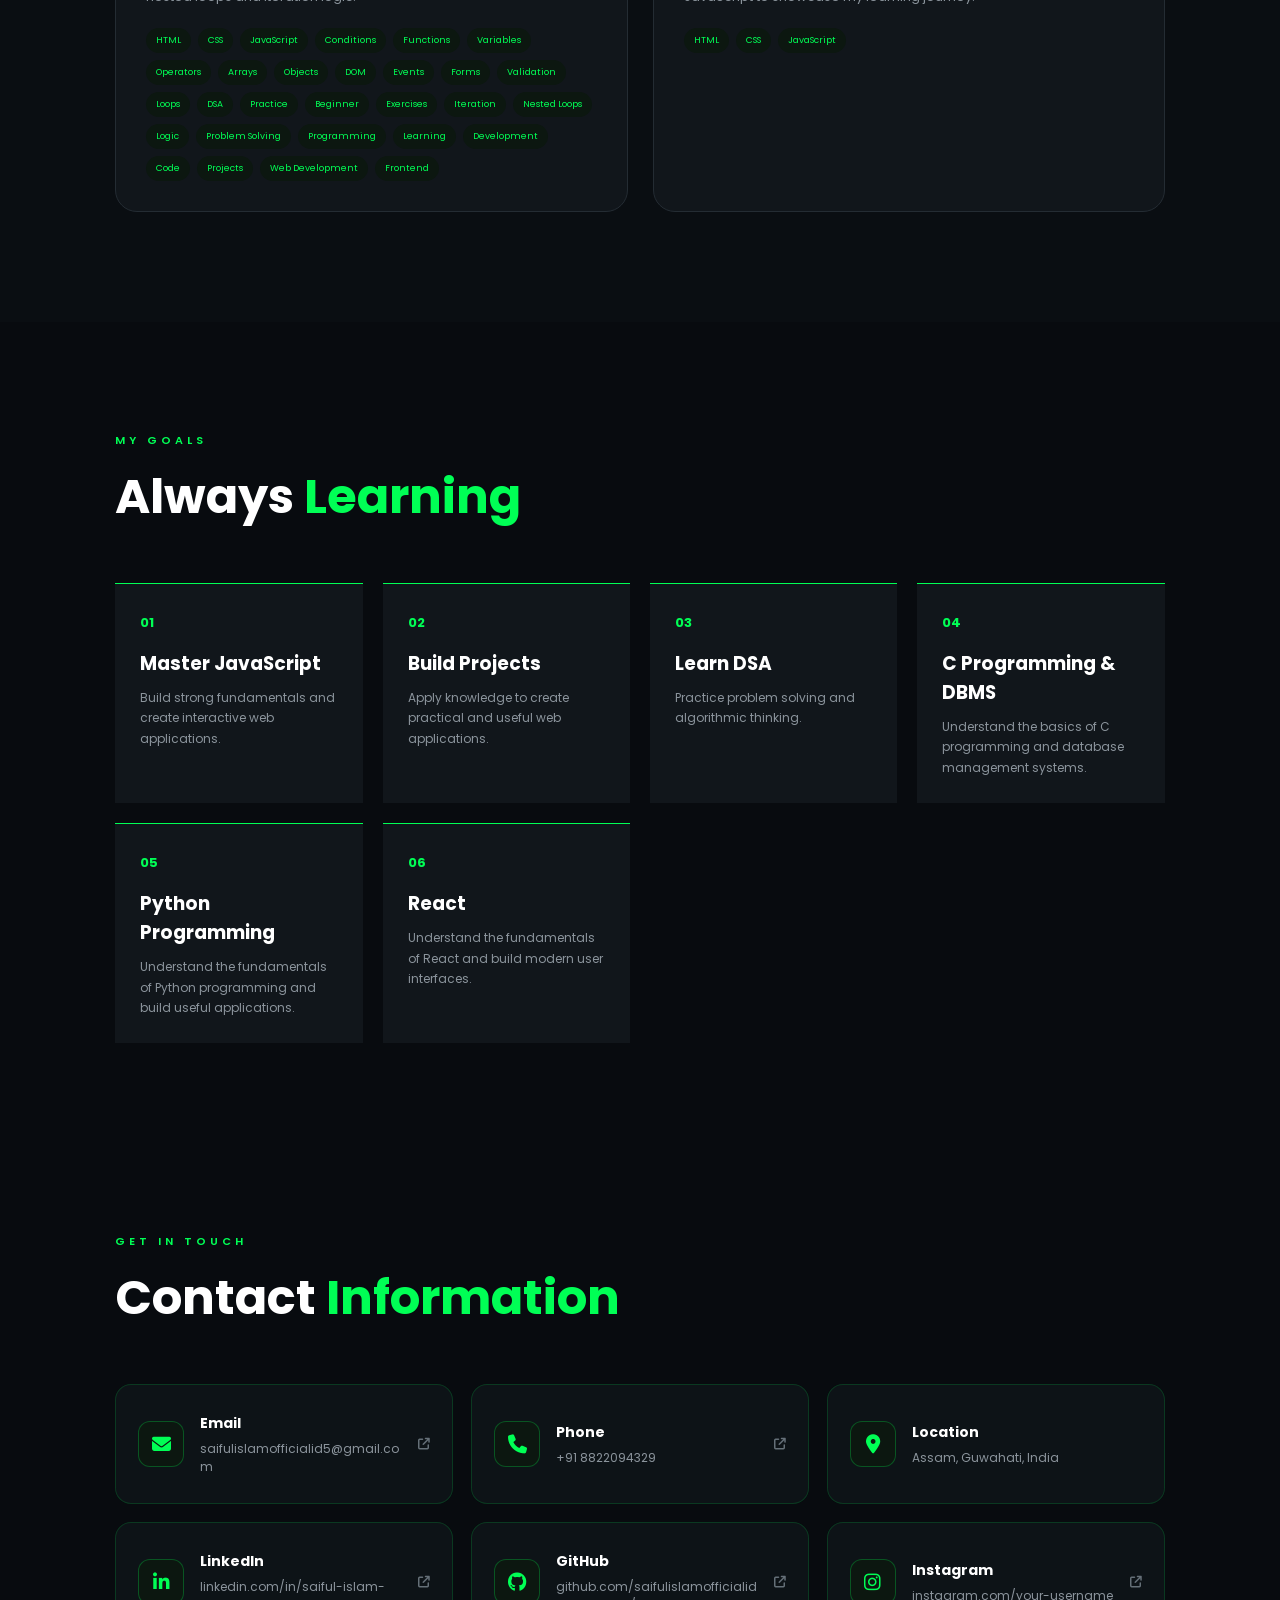
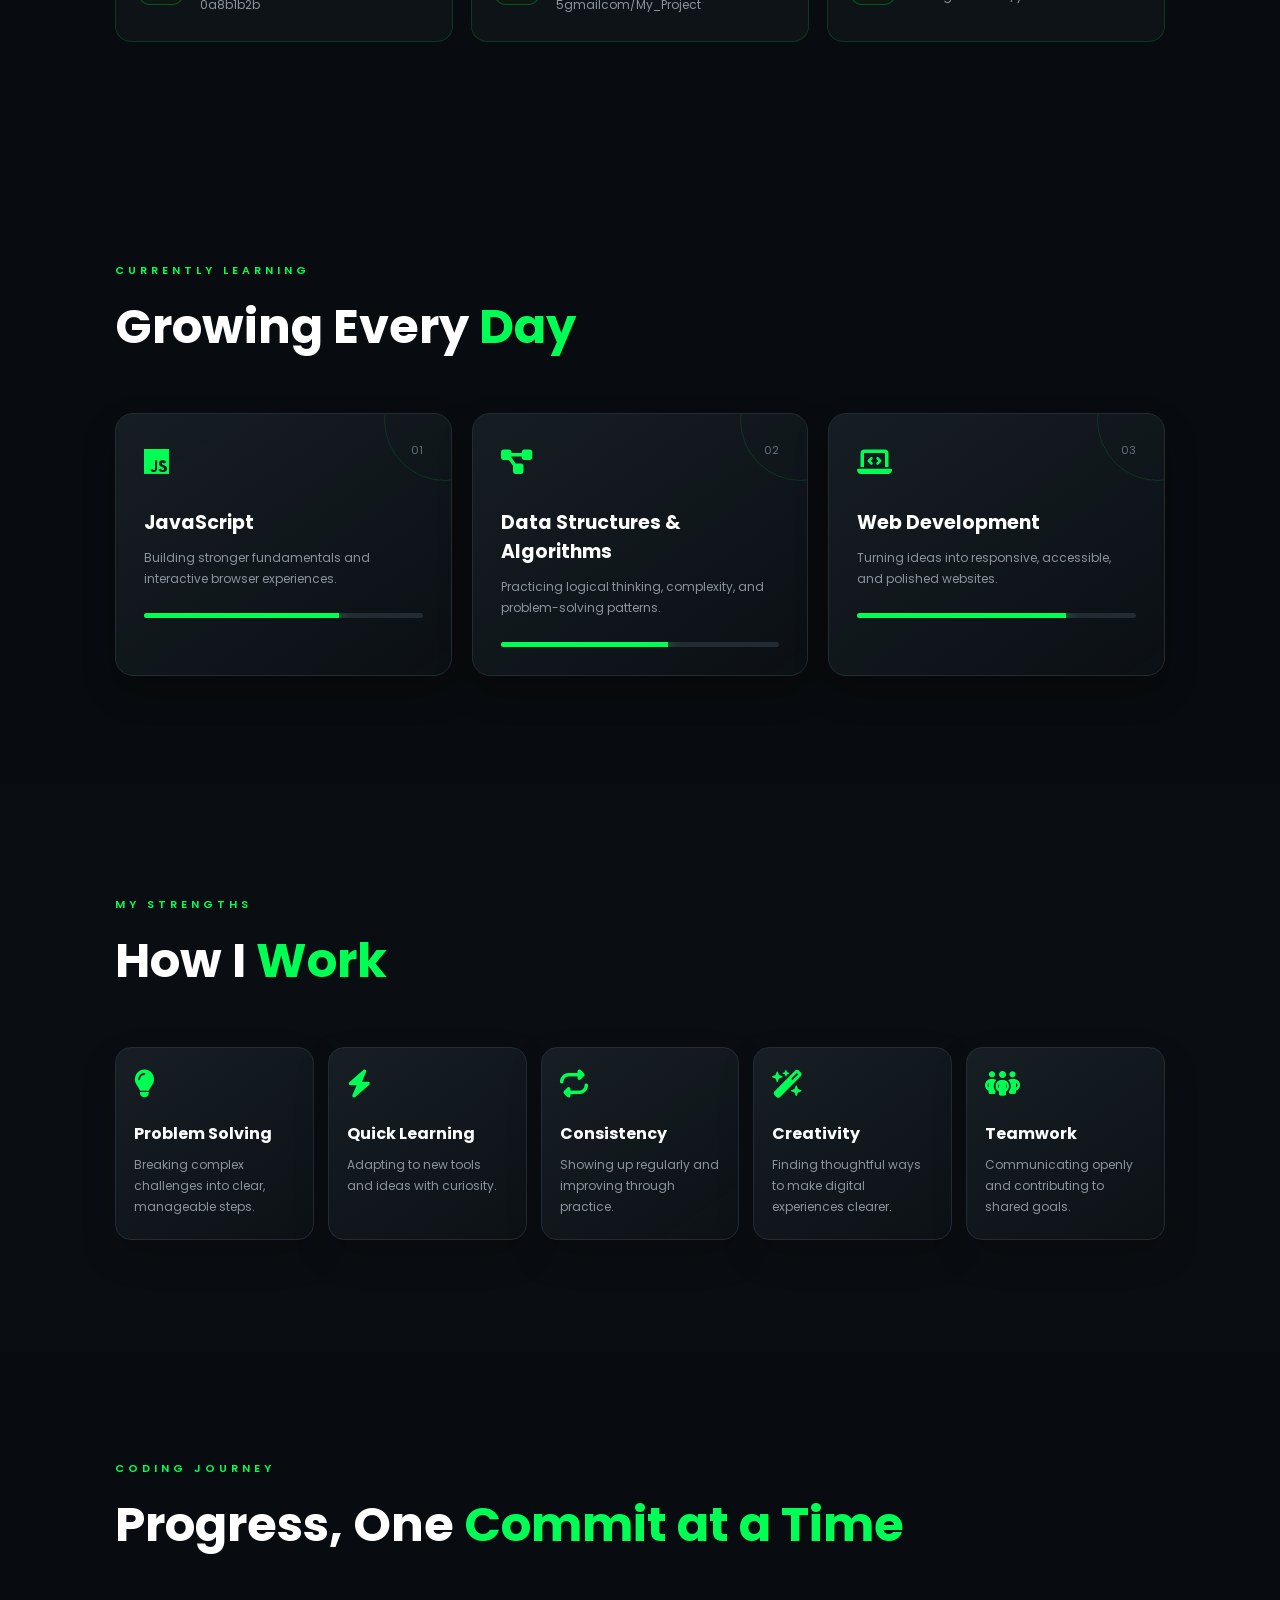
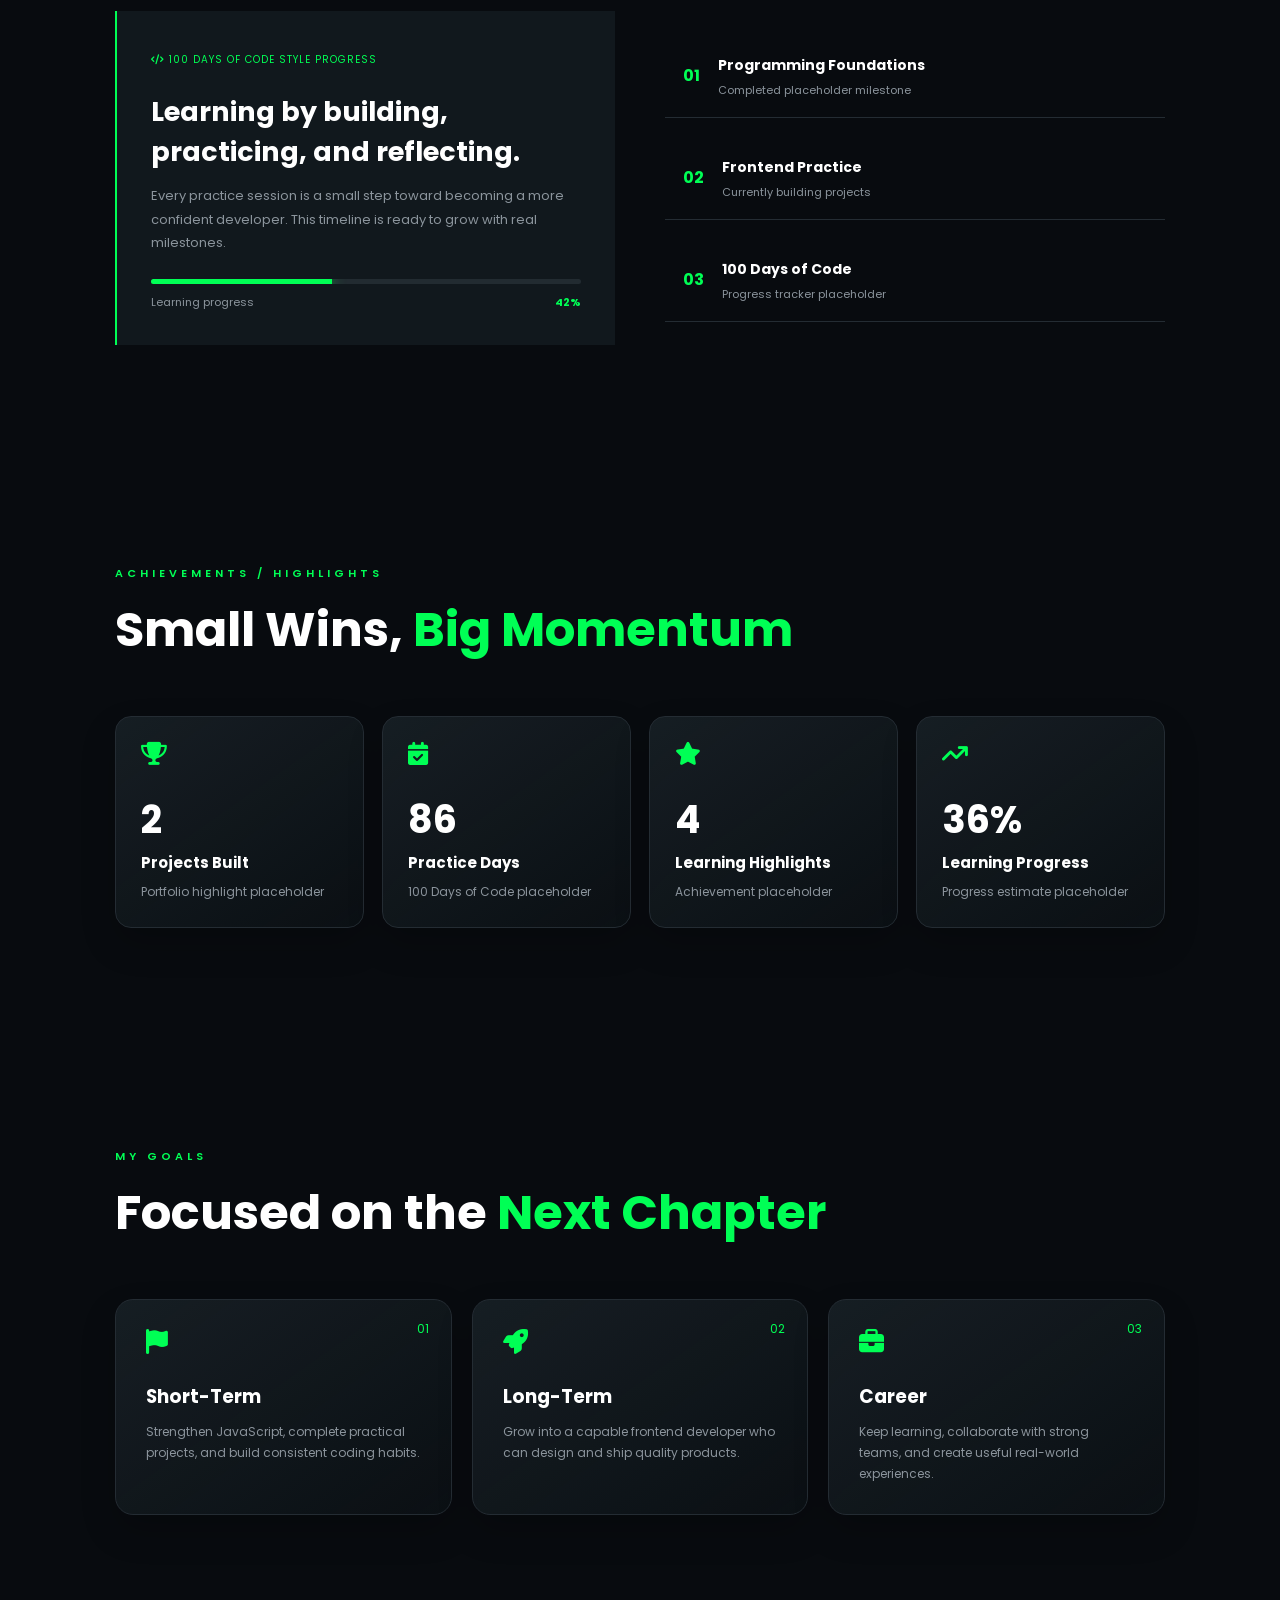
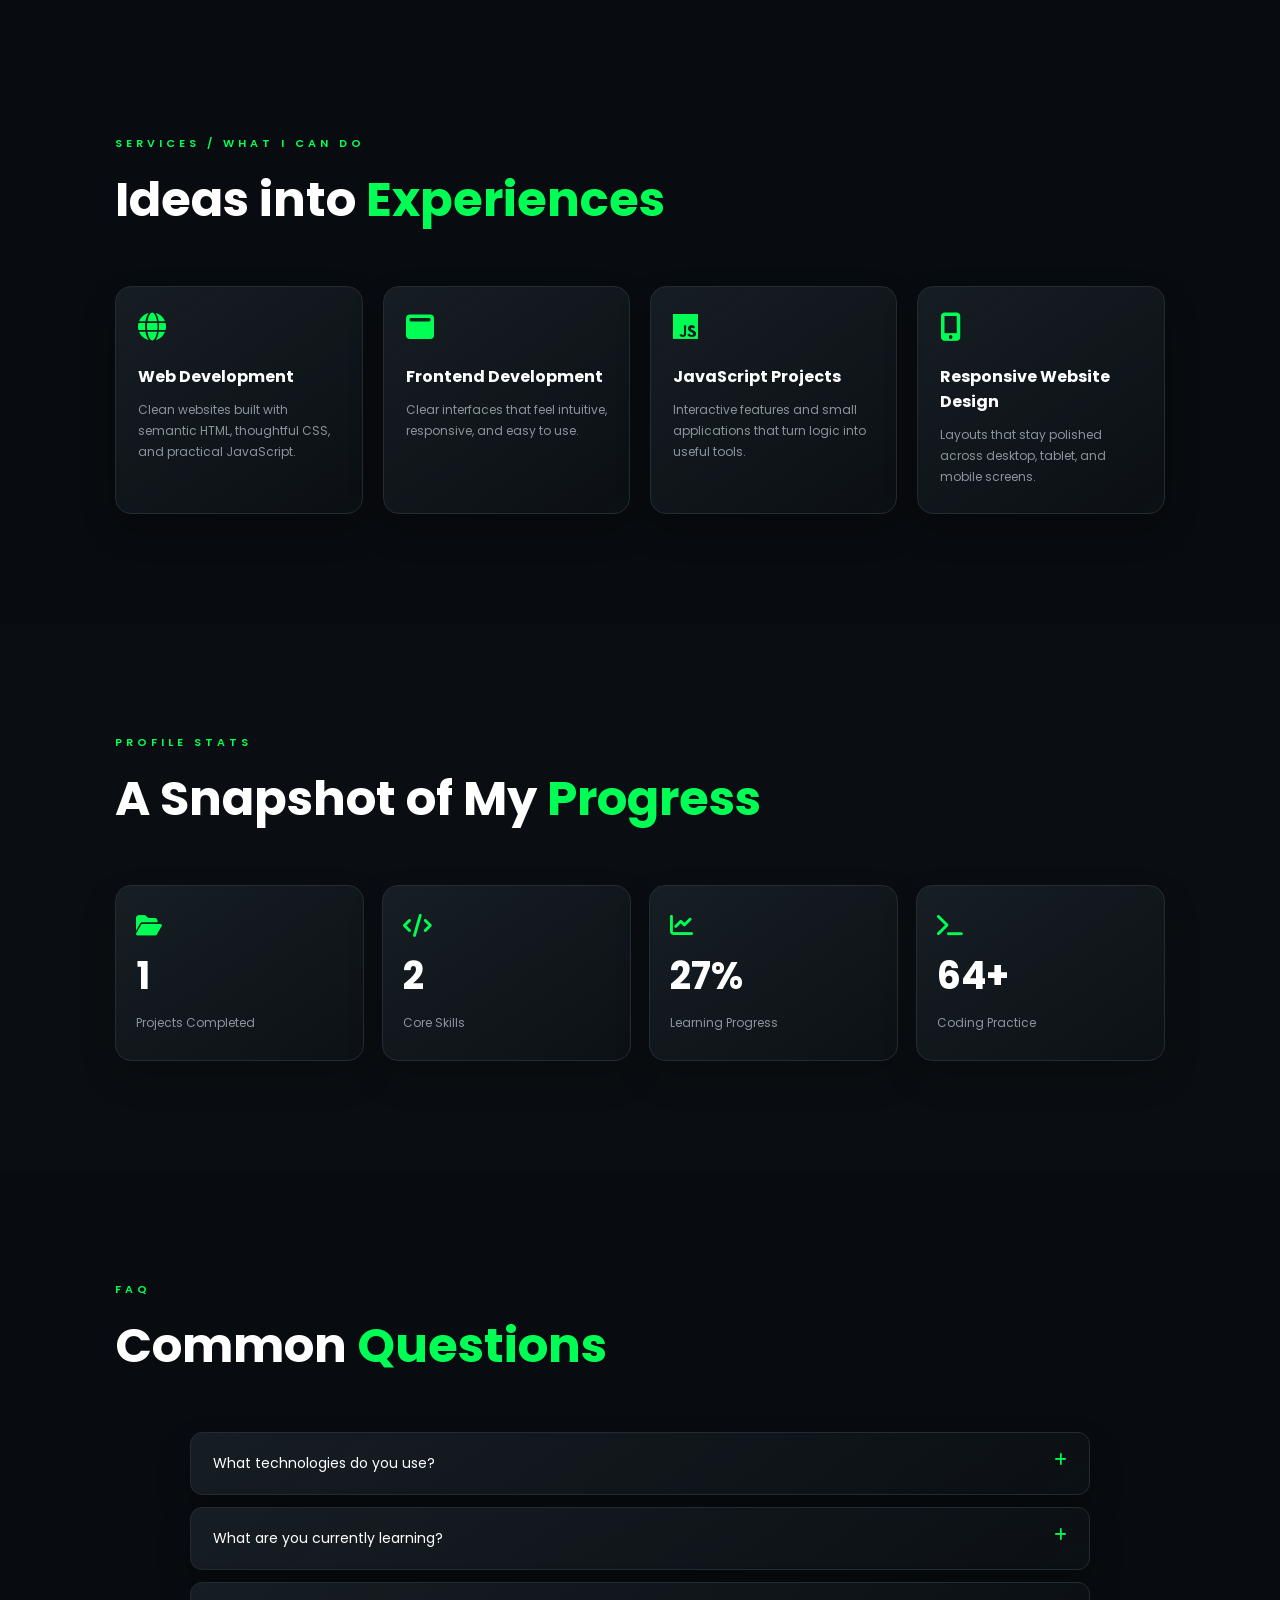
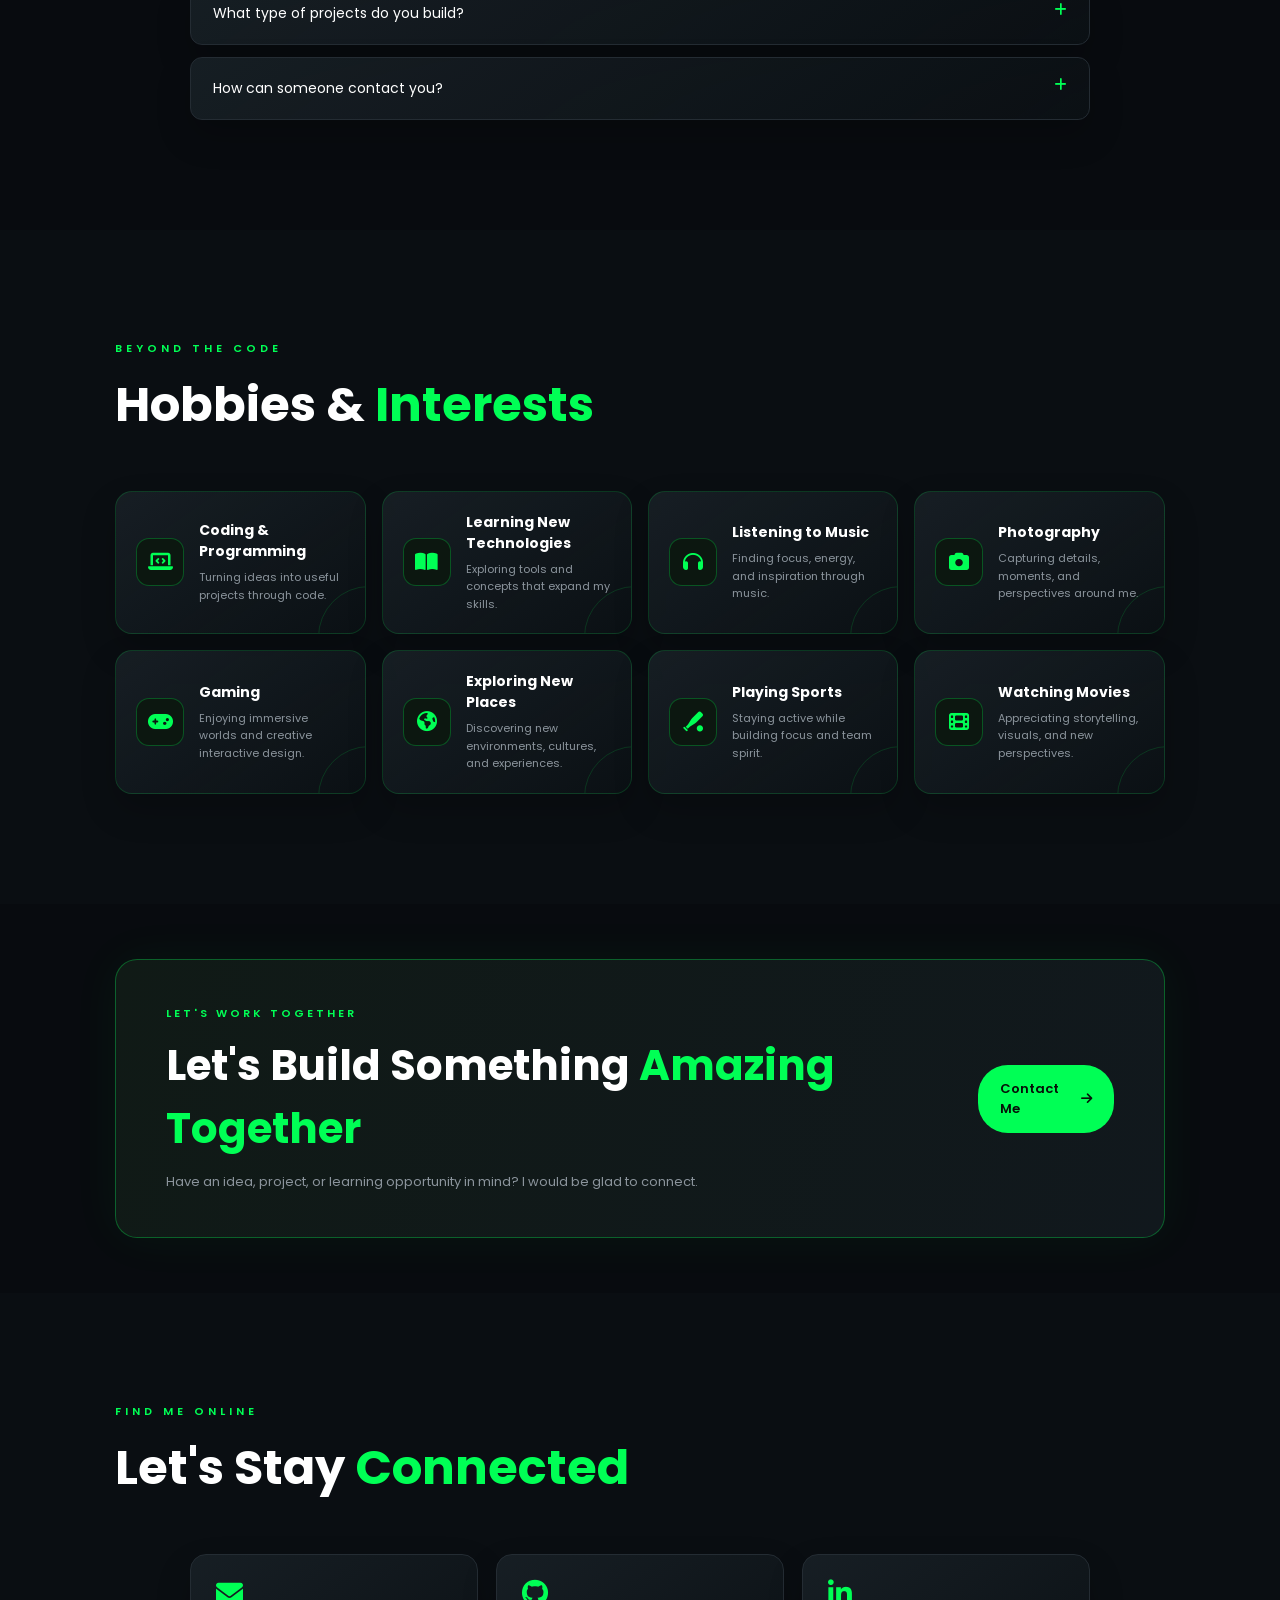
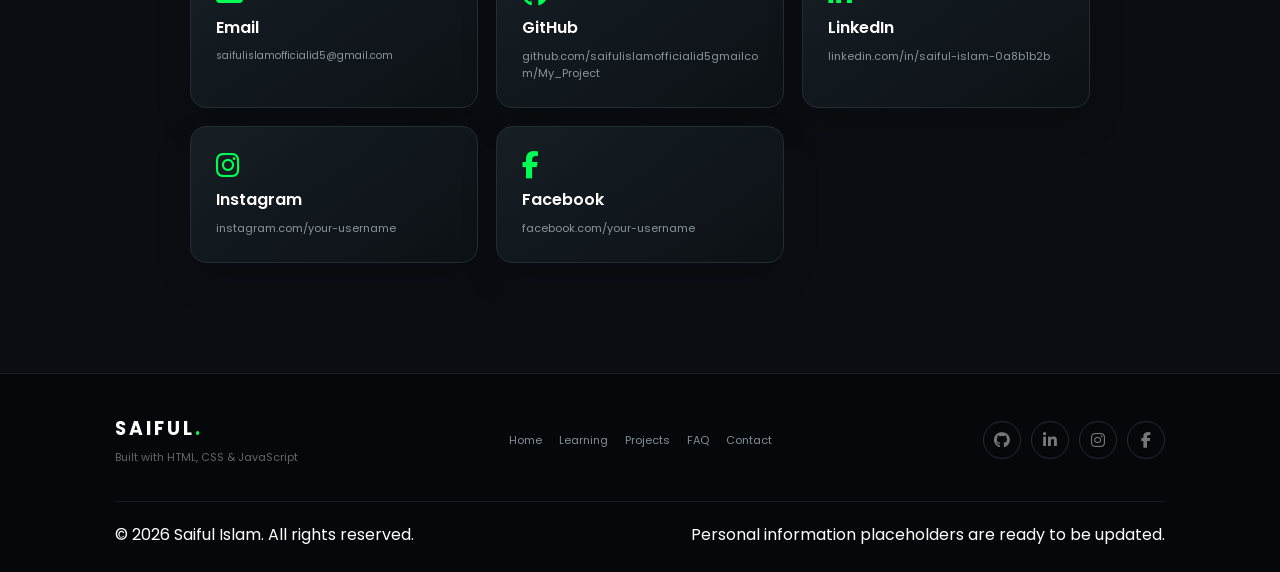
<file: HTML/Profile.html>
<!DOCTYPE html>
<html lang="en">

<head>
    <meta charset="UTF-8">

    <meta name="viewport" content="width=device-width, initial-scale=1.0">

    <meta name="description"
        content="Saiful Islam - Student Developer Portfolio. Explore my skills, projects and programming journey.">

    <title>Saiful Islam | Student Developer</title>

    <!-- Google Font -->
    <link rel="preconnect" href="https://fonts.googleapis.com">
    <link rel="preconnect" href="https://fonts.gstatic.com" crossorigin>

    <link href="https://fonts.googleapis.com/css2?family=Poppins:wght@300;400;500;600;700;800&display=swap"
        rel="stylesheet">

    <!-- Icons -->
    <link rel="stylesheet"
        href="https://cdnjs.cloudflare.com/ajax/libs/font-awesome/6.5.2/css/all.min.css">

    <!-- CSS -->
    <link rel="stylesheet" href="../CSS/CV.css">
</head>


<body>

    <!-- ================= PRELOADER ================= -->

    <div id="preloader">

        <div class="loader">

            <span></span>
            <span></span>
            <span></span>

        </div>

        <p>Loading Portfolio...</p>

    </div>


    <!-- ================= NAVBAR ================= -->

    <header>

        <nav class="navbar">

            <a href="#home" class="logo">
                SAIFUL ISLAM<span>.</span>
            </a>


            <ul class="nav-menu">

                <li>
                    <a href="#home" class="nav-link active">
                        <i class="fa-solid fa-house"></i>
                        <span>Home</span>
                    </a>
                </li>

                <li>
                    <a href="#about" class="nav-link">
                        <i class="fa-solid fa-user"></i>
                        <span>About</span>
                    </a>
                </li>

                <li>
                    <a href="#skills" class="nav-link">
                        <i class="fa-solid fa-code"></i>
                        <span>Skills</span>
                    </a>
                </li>

                <li>
                    <a href="#projects" class="nav-link">
                        <i class="fa-solid fa-folder-open"></i>
                        <span>Projects</span>
                    </a>
                </li>

                <li>
                    <a href="#contact" class="nav-link">
                        <i class="fa-solid fa-envelope"></i>
                        <span>Contact</span>
                    </a>
                </li>

            </ul>


            <button class="menu-btn" id="menuBtn" type="button" aria-label="Open navigation menu" aria-expanded="false">

                <i class="fa-solid fa-bars"></i>

            </button>

        </nav>

    </header>



    <!-- ================= HOME ================= -->

    <section id="home" class="hero">

        <div class="hero-content">

            <div class="availability">

                <span></span>

                Available for Learning & Collaboration

            </div>


            <p class="welcome">
                WELCOME TO MY PORTFOLIO
            </p>


            <h1>

                Hi, I'm

                <span>
                    Saiful Islam
                </span>

            </h1>


            <h2>

                I am a

                <span id="typing"></span>

                <span class="cursor">|</span>

            </h2>


            <p class="hero-description">

                I am a passionate student developer who enjoys
                learning programming, building websites and
                solving programming problems.

                <br><br>

                Currently, I am improving my skills in
                HTML, CSS, JavaScript and Data Structures
                & Algorithms.

            </p>


            <div class="hero-buttons">

                <a href="#projects" class="btn primary-btn">

                    View My Projects

                    <i class="fa-solid fa-arrow-right"></i>

                </a>


                <a href="#contact" class="btn secondary-btn">

                    Contact Me

                    <i class="fa-solid fa-paper-plane"></i>

                </a>


                <a href="../CV/CV.pdf" class="btn secondary-btn" download="Saiful-Islam-CV.pdf">

                    Download CV

                    <i class="fa-solid fa-download"></i>

                </a>

            </div>


            <!-- Social -->

            <div class="social-links">

                <a href="https://github.com/saifulislamofficialid5gmailcom/My_Project" title="GitHub" target="_blank" rel="noopener noreferrer">

                    <i class="fa-brands fa-github"></i>

                </a>


                <a href="https://www.linkedin.com/in/saiful-islam-0a8b1b2b/" title="LinkedIn" target="_blank" rel="noopener noreferrer">

                    <i class="fa-brands fa-linkedin-in"></i>

                </a>


                <a href="#" title="Instagram">

                    <i class="fa-brands fa-instagram"></i>

                </a>


                <a href="mailto:saifulislamofficialid5@gmail.com" title="Email">

                    <i class="fa-solid fa-envelope"></i>

                </a>

            </div>

        </div>



        <!-- Profile -->

        <div class="hero-profile">

            <div class="profile-glow"></div>


            <div class="profile-circle">

                <div class="profile-icon">

                    <img src="../Picture/SAIFUL%20ISLAM.jpeg" alt="Saiful Islam profile picture">

                </div>

            </div>


            <div class="floating-card card-one">

                <i class="fa-brands fa-js"></i>

                <span>JavaScript</span>

            </div>


            <div class="floating-card card-two">

                <i class="fa-solid fa-code"></i>

                <span>DSA</span>

            </div>


            <div class="floating-card card-three">

                <i class="fa-brands fa-html5"></i>

                <span>Web Dev</span>

            </div>
            <div class="floating-card card-four">

                <i class="fa-solid fa-laptop-code"></i>

                <span>Programming</span>

            </div>
            <div class="floating-card card-five">

                <i class="fa-solid fa-brain"></i>

                <span>DBMS</span>

            </div>
            <div class="floating-card card-six">

                <i class="fa-solid fa-lightbulb"></i>

                <span>Problem Solving</span>
            </div>
            <div class="floating-card card-seven">

                <i class="fa-solid fa-c"></i>

                <span>C Programming</span>
            </div>
            <div class="floating-card card-eight">

                <i class="fa-brands fa-python"></i>

                <span>Python</span>
            </div>
        </div>

    </section>



    <!-- ================= ABOUT ================= -->

    <section id="about" class="section">

        <div class="section-heading">

            <p>ABOUT ME</p>

            <h2>

                My <span>Programming Journey</span>

            </h2>

        </div>


        <div class="about-container">


            <div class="about-image">

                <div class="about-icon">

                    <i class="fa-solid fa-laptop-code"></i>

                </div>

            </div>



            <div class="about-content">

                <h3>

                    Student Developer &

                    <span>Programming Learner</span>

                </h3>


                <p>

                    Hello! I'm Saiful Islam.

                    I am currently learning programming
                    and web development step by step.

                    I enjoy understanding how code works
                    and turning programming ideas into
                    useful projects.

                </p>


                <p>

                    My learning journey includes
                    JavaScript fundamentals, loops,
                    conditions, functions, problem solving,
                    Data Structures & Algorithms and
                    web development.

                </p>


                <div class="about-info">

                    <div>

                        <strong>Focus</strong>

                        <span>Web Development</span>

                    </div>


                    <div>

                        <strong>Learning</strong>

                        <span>JavaScript & DSA</span>

                    </div>


                    <div>

                        <strong>Goal</strong>

                        <span>Become a Developer</span>

                    </div>


                    <div>

                        <strong>Mindset</strong>

                        <span>Learn • Build • Improve</span>

                    </div>

                </div>

            </div>

        </div>

    </section>



    <!-- ================= EDUCATION ================= -->

    <section class="section education-section">

        <div class="section-heading">

            <p>EDUCATION & LEARNING</p>

            <h2>

                My <span>Learning Path</span>

            </h2>

        </div>


        <div class="timeline">


            <div class="timeline-item">

                <div class="timeline-dot"></div>

                <div class="timeline-card">

                    <span class="timeline-date">

                        CURRENT

                    </span>

                    <h3>

                        Programming & Web Development

                    </h3>

                    <p>

                        Learning HTML, CSS, JavaScript,
                        programming fundamentals and
                        building practical projects.

                    </p>

                </div>

            </div>



            <div class="timeline-item">

                <div class="timeline-dot"></div>

                <div class="timeline-card">

                    <span class="timeline-date">

                        LEARNING

                    </span>

                    <h3>

                        Data Structures & Algorithms

                    </h3>

                    <p>

                        Practicing loops, nested loops,
                        complexity, problem solving and
                        algorithmic thinking.

                    </p>

                </div>

            </div>



            <div class="timeline-item">

                <div class="timeline-dot"></div>

                <div class="timeline-card">

                    <span class="timeline-date">

                        GOAL

                    </span>

                    <h3>

                        Become a Skilled Developer

                    </h3>

                    <p>

                        Continuously learning new
                        technologies and creating
                        meaningful real-world projects.

                    </p>

                </div>

            </div>

        </div>

    </section>



    <!-- ================= SKILLS ================= -->

    <section id="skills" class="section">

        <div class="section-heading">

            <p>MY SKILLS</p>

            <h2>

                Technologies I <span>Work With</span>

            </h2>

        </div>


        <div class="skills-container">


            <div class="skills-list">


                <div class="skill-box">

                    <div class="skill-header">

                        <div>

                            <i class="fa-brands fa-html5"></i>

                            <span>HTML</span>

                        </div>

                        <strong>90%</strong>

                    </div>

                    <div class="progress">

                        <div class="progress-bar"
                            data-width="90%"></div>

                    </div>

                </div>



                <div class="skill-box">

                    <div class="skill-header">

                        <div>

                            <i class="fa-brands fa-css3-alt"></i>

                            <span>CSS</span>

                        </div>

                        <strong>80%</strong>

                    </div>

                    <div class="progress">

                        <div class="progress-bar"
                            data-width="80%"></div>

                    </div>

                </div>



                <div class="skill-box">

                    <div class="skill-header">

                        <div>

                            <i class="fa-brands fa-js"></i>

                            <span>JavaScript</span>

                        </div>

                        <strong>70%</strong>

                    </div>

                    <div class="progress">

                        <div class="progress-bar"
                            data-width="70%"></div>

                    </div>

                </div>



                <div class="skill-box">

                    <div class="skill-header">

                        <div>

                            <i class="fa-solid fa-diagram-project"></i>

                            <span>DSA</span>

                        </div>

                        <strong>60%</strong>

                    </div>

                    <div class="progress">

                        <div class="progress-bar"
                            data-width="60%"></div>

                    </div>

                </div>


                <div class="skill-box">

                    <div class="skill-header">

                        <div>

                            <i class="fa-solid fa-c"></i>

                            <span>C Programming</span>

                        </div>

                        <strong>65%</strong>

                    </div>

                    <div class="progress">

                        <div class="progress-bar" data-width="65%"></div>

                    </div>

                </div>


                <div class="skill-box">

                    <div class="skill-header">

                        <div>

                            <i class="fa-solid fa-database"></i>

                            <span>DBMS</span>

                        </div>

                        <strong>85%</strong>

                    </div>

                    <div class="progress">

                        <div class="progress-bar" data-width="85%"></div>

                    </div>

                </div>


                <div class="skill-box">

                    <div class="skill-header">

                        <div>

                            <i class="fa-brands fa-python"></i>

                            <span>Python</span>

                        </div>

                        <strong>60%</strong>

                    </div>

                    <div class="progress">

                        <div class="progress-bar" data-width="60%"></div>

                    </div>

                </div>

            </div>



            <div class="tech-grid">

                <div class="tech-card">

                    <i class="fa-brands fa-html5"></i>

                    <span>HTML5</span>

                </div>


                <div class="tech-card">

                    <i class="fa-brands fa-css3-alt"></i>

                    <span>CSS3</span>

                </div>


                <div class="tech-card">

                    <i class="fa-brands fa-js"></i>

                    <span>JavaScript</span>

                </div>


                <div class="tech-card">

                    <i class="fa-brands fa-github"></i>

                    <span>GitHub</span>

                </div>


                <div class="tech-card">

                    <i class="fa-solid fa-code"></i>

                    <span>VS Code</span>

                </div>


                <div class="tech-card">

                    <i class="fa-solid fa-brain"></i>

                    <span>Problem Solving</span>

                </div>


                <div class="tech-card">

                    <i class="fa-solid fa-c"></i>

                    <span>C Programming</span>

                </div>


                <div class="tech-card">

                    <i class="fa-solid fa-database"></i>

                    <span>DBMS</span>

                </div>


                <div class="tech-card">

                    <i class="fa-brands fa-python"></i>

                    <span>Python</span>

                </div>

            </div>

        </div>

    </section>



    <!-- ================= WHAT I DO ================= -->

    <section class="section">

        <div class="section-heading">

            <p>WHAT I DO</p>

            <h2>

                My <span>Interests</span>

            </h2>

        </div>


        <div class="interest-grid">


            <div class="interest-card">

                <div class="interest-icon">

                    <i class="fa-solid fa-globe"></i>

                </div>

                <h3>Web Development</h3>

                <p>

                    Creating responsive and modern
                    websites using HTML, CSS and
                    JavaScript.

                </p>

            </div>



            <div class="interest-card">

                <div class="interest-icon">

                    <i class="fa-brands fa-js"></i>

                </div>

                <h3>JavaScript</h3>

                <p>

                    Learning JavaScript logic,
                    functions, loops, conditions
                    and interactive web features.

                </p>

            </div>



            <div class="interest-card">

                <div class="interest-icon">

                    <i class="fa-solid fa-brain"></i>

                </div>

                <h3>Problem Solving</h3>

                <p>

                    Improving logical thinking through
                    programming exercises and
                    algorithmic problems.

                </p>

            </div>



            <div class="interest-card">

                <div class="interest-icon">

                    <i class="fa-solid fa-chart-simple"></i>

                </div>

                <h3>DSA</h3>

                <p>

                    Understanding time complexity,
                    nested loops, algorithms and
                    data structures.

                </p>

            </div>

        </div>

    </section>



    <!-- ================= PROJECTS ================= -->

    <section id="projects" class="section projects-section">

        <div class="section-heading">

            <p>MY PROJECTS</p>

            <h2>

                Things I've <span>Built</span>

            </h2>

        </div>


        <div class="projects-grid">


            <!-- Project 1 -->

            <article class="project-card">

                <div class="project-top">

                    <div class="project-icon">

                        <i class="fa-solid fa-calculator"></i>

                    </div>

                    <i class="fa-solid fa-arrow-up-right-from-square"></i>

                </div>


                <h3>GST Calculator</h3>


                <p>

                    A simple and user-friendly GST
                    calculator that calculates tax
                    amount and final price using
                    JavaScript.

                </p>


                <div class="project-tags">

                    <span>HTML</span>
                    <span>CSS</span>
                    <span>JavaScript</span>

                </div>

            </article>



            <!-- Project 2 -->

            <article class="project-card">

                <div class="project-top">

                    <div class="project-icon">

                        <i class="fa-solid fa-check-double"></i>

                    </div>

                    <i class="fa-solid fa-arrow-up-right-from-square"></i>

                </div>


                <h3>Marks Validation Program</h3>


                <p>

                    JavaScript program that validates
                    student marks and checks whether
                    entered values are within the
                    correct range.

                </p>


                <div class="project-tags">

                    <span>JavaScript</span>
                    <span>Logic</span>
                    <span>Validation</span>

                </div>

            </article>



            <!-- Project 3 -->

            <article class="project-card">

                <div class="project-top">

                    <div class="project-icon">

                        <i class="fa-solid fa-repeat"></i>

                    </div>

                    <i class="fa-solid fa-arrow-up-right-from-square"></i>

                </div>


                <h3>JavaScript Loop Practice</h3>


                <p>

                    Collection of beginner programming
                    exercises focused on for loops,
                    nested loops and iteration logic.

                </p>


                <div class="project-tags">

                    <span>HTML</span>
                    <span>CSS</span>
                    <span>JavaScript</span>
                    <span>Conditions</span>
                    <span>Functions</span>
                    <span>Variables</span>
                    <span>Operators</span>
                    <span>Arrays</span>
                    <span>Objects</span>
                    <span>DOM</span>
                    <span>Events</span>
                    <span>Forms</span>
                    <span>Validation</span>
                    <span>Loops</span>
                    <span>DSA</span>
                    <span>Practice</span>
                    <span>Beginner</span>
                    <span>Exercises</span>
                    <span>Iteration</span>
                    <span>Nested Loops</span>
                    <span>Logic</span>
                    <span>Problem Solving</span>
                    <span>Programming</span>
                    <span>Learning</span>
                    <span>Development</span>
                    <span>Code</span>
                    <span>Projects</span>
                    <span>Web Development</span>
                    <span>Frontend</span>
                </div>

            </article>



            <!-- Project 4 -->

            <article class="project-card">

                <div class="project-top">

                    <div class="project-icon">

                        <i class="fa-solid fa-id-card"></i>

                    </div>

                    <i class="fa-solid fa-arrow-up-right-from-square"></i>

                </div>


                <h3>Personal Profile Website</h3>


                <p>

                    A modern responsive portfolio website
                    created with HTML, CSS and JavaScript
                    to showcase my learning journey.

                </p>


                <div class="project-tags">

                    <span>HTML</span>
                    <span>CSS</span>
                    <span>JavaScript</span>

                </div>

            </article>

        </div>

    </section>



    <!-- ================= GOALS ================= -->

    <section class="section goals-section">

        <div class="section-heading">

            <p>MY GOALS</p>

            <h2>

                Always <span>Learning</span>

            </h2>

        </div>


        <div class="goals-grid">


            <div>

                <span class="number">
                    01
                </span>

                <h3>
                    Master JavaScript
                </h3>

                <p>
                    Build strong fundamentals and
                    create interactive web applications.
                </p>

            </div>
            <div>
                <span class="number">
                    02
                </span>

                <h3>
                    Build Projects
                </h3>

                <p>
                    Apply knowledge to create practical
                    and useful web applications.
                </p>
            </div>
            <div>
                <span class="number">
                    03
                </span>

                <h3>
                    Learn DSA
                </h3>

                <p>
                    Practice problem solving and algorithmic thinking.
                </p>
            </div>
            <div>
                <span class="number">
                    04
                </span>

                <h3>
                    C Programming & DBMS
                </h3>

                <p>
                    Understand the basics of C programming and database management systems.
                </p>
            </div>
            <div>
                <span class="number">
                    05
                </span>

                <h3>
                    Python Programming
                </h3>

                <p>
                    Understand the fundamentals of Python programming and build useful applications.
                </p>
            </div>
            <div>
                <span class="number">
                    06
                </span>

                <h3>
                    React
                </h3>

                <p>
                    Understand the fundamentals of React and build modern user interfaces.
                </p>
            </div>
        </div>
    </section>


    <!-- ================= CONTACT ================= -->

    <section id="contact" class="section contact-details-section">

        <div class="section-heading">

            <p>GET IN TOUCH</p>

            <h2>Contact <span>Information</span></h2>

        </div>


        <div class="contact-details-grid">

            <a class="contact-detail-card" href="mailto:saifulislamofficialid5@gmail.com" aria-label="Send an email to Saiful Islam">
                <span class="contact-detail-icon"><i class="fa-solid fa-envelope"></i></span>
                <span class="contact-detail-copy">
                    <strong>Email</strong>
                    <span>saifulislamofficialid5@gmail.com</span>
                </span>
                <i class="fa-solid fa-arrow-up-right-from-square contact-detail-arrow"></i>
            </a>

            <a class="contact-detail-card" href="tel:+918822094329">
                <span class="contact-detail-icon"><i class="fa-solid fa-phone"></i></span>
                <span class="contact-detail-copy">
                    <strong>Phone</strong>
                    <span>+91 8822094329</span>
                </span>
                <i class="fa-solid fa-arrow-up-right-from-square contact-detail-arrow"></i>
            </a>

            <div class="contact-detail-card">
                <span class="contact-detail-icon"><i class="fa-solid fa-location-dot"></i></span>
                <span class="contact-detail-copy">
                    <strong>Location</strong>
                    <span>Assam, Guwahati, India</span>
                </span>
            </div>

            <a class="contact-detail-card" href="https://www.linkedin.com/in/saiful-islam-0a8b1b2b/" target="_blank" rel="noopener noreferrer">
                <span class="contact-detail-icon"><i class="fa-brands fa-linkedin-in"></i></span>
                <span class="contact-detail-copy">
                    <strong>LinkedIn</strong>
                    <span>linkedin.com/in/saiful-islam-0a8b1b2b</span>
                </span>
                <i class="fa-solid fa-arrow-up-right-from-square contact-detail-arrow"></i>
            </a>

            <a class="contact-detail-card" href="https://github.com/saifulislamofficialid5gmailcom/My_Project" target="_blank" rel="noopener noreferrer">
                <span class="contact-detail-icon"><i class="fa-brands fa-github"></i></span>
                <span class="contact-detail-copy">
                    <strong>GitHub</strong>
                    <span>github.com/saifulislamofficialid5gmailcom/My_Project</span>
                </span>
                <i class="fa-solid fa-arrow-up-right-from-square contact-detail-arrow"></i>
            </a>

            <a class="contact-detail-card" href="https://www.instagram.com/your-username" target="_blank" rel="noopener noreferrer">
                <span class="contact-detail-icon"><i class="fa-brands fa-instagram"></i></span>
                <span class="contact-detail-copy">
                    <strong>Instagram</strong>
                    <span>instagram.com/your-username</span>
                </span>
                <i class="fa-solid fa-arrow-up-right-from-square contact-detail-arrow"></i>
            </a>

        </div>

    </section>


    <!-- ================= CURRENTLY LEARNING ================= -->

    <section id="learning" class="section reveal-section">

        <div class="section-heading">
            <p>CURRENTLY LEARNING</p>
            <h2>Growing Every <span>Day</span></h2>
        </div>

        <div class="learning-grid">
            <article class="feature-card learning-card">
                <span class="feature-icon"><i class="fa-brands fa-js"></i></span>
                <span class="feature-index">01</span>
                <h3>JavaScript</h3>
                <p>Building stronger fundamentals and interactive browser experiences.</p>
                <div class="learning-line"><span class="progress-70"></span></div>
            </article>
            <article class="feature-card learning-card">
                <span class="feature-icon"><i class="fa-solid fa-diagram-project"></i></span>
                <span class="feature-index">02</span>
                <h3>Data Structures &amp; Algorithms</h3>
                <p>Practicing logical thinking, complexity, and problem-solving patterns.</p>
                <div class="learning-line"><span class="progress-60"></span></div>
            </article>
            <article class="feature-card learning-card">
                <span class="feature-icon"><i class="fa-solid fa-laptop-code"></i></span>
                <span class="feature-index">03</span>
                <h3>Web Development</h3>
                <p>Turning ideas into responsive, accessible, and polished websites.</p>
                <div class="learning-line"><span class="progress-75"></span></div>
            </article>
        </div>

    </section>


    <!-- ================= STRENGTHS ================= -->

    <section class="section strengths-section reveal-section">

        <div class="section-heading">
            <p>MY STRENGTHS</p>
            <h2>How I <span>Work</span></h2>
        </div>

        <div class="strengths-grid">
            <div class="strength-item"><i class="fa-solid fa-lightbulb"></i><h3>Problem Solving</h3><p>Breaking complex challenges into clear, manageable steps.</p></div>
            <div class="strength-item"><i class="fa-solid fa-bolt"></i><h3>Quick Learning</h3><p>Adapting to new tools and ideas with curiosity.</p></div>
            <div class="strength-item"><i class="fa-solid fa-repeat"></i><h3>Consistency</h3><p>Showing up regularly and improving through practice.</p></div>
            <div class="strength-item"><i class="fa-solid fa-wand-magic-sparkles"></i><h3>Creativity</h3><p>Finding thoughtful ways to make digital experiences clearer.</p></div>
            <div class="strength-item"><i class="fa-solid fa-people-group"></i><h3>Teamwork</h3><p>Communicating openly and contributing to shared goals.</p></div>
        </div>

    </section>


    <!-- ================= CODING JOURNEY ================= -->

    <section id="journey" class="section journey-section reveal-section">

        <div class="section-heading">
            <p>CODING JOURNEY</p>
            <h2>Progress, One <span>Commit at a Time</span></h2>
        </div>

        <div class="journey-layout">
            <div class="journey-copy">
                <span class="journey-badge"><i class="fa-solid fa-code"></i> 100 DAYS OF CODE STYLE PROGRESS</span>
                <h3>Learning by building, practicing, and reflecting.</h3>
                <p>Every practice session is a small step toward becoming a more confident developer. This timeline is ready to grow with real milestones.</p>
                <div class="journey-progress"><span class="progress-42"></span></div>
                <div class="journey-progress-meta"><span>Learning progress</span><strong>42%</strong></div>
            </div>
            <div class="milestone-list">
                <div class="milestone"><span>01</span><div><strong>Programming Foundations</strong><p>Completed placeholder milestone</p></div></div>
                <div class="milestone"><span>02</span><div><strong>Frontend Practice</strong><p>Currently building projects</p></div></div>
                <div class="milestone"><span>03</span><div><strong>100 Days of Code</strong><p>Progress tracker placeholder</p></div></div>
            </div>
        </div>

    </section>


    <!-- ================= ACHIEVEMENTS ================= -->

    <section class="section reveal-section">

        <div class="section-heading">
            <p>ACHIEVEMENTS / HIGHLIGHTS</p>
            <h2>Small Wins, <span>Big Momentum</span></h2>
        </div>

        <div class="achievement-grid">
            <article class="achievement-card"><i class="fa-solid fa-trophy"></i><strong class="counter" data-target="3">0</strong><h3>Projects Built</h3><p>Portfolio highlight placeholder</p></article>
            <article class="achievement-card"><i class="fa-solid fa-calendar-check"></i><strong class="counter" data-target="100">0</strong><h3>Practice Days</h3><p>100 Days of Code placeholder</p></article>
            <article class="achievement-card"><i class="fa-solid fa-star"></i><strong class="counter" data-target="5">0</strong><h3>Learning Highlights</h3><p>Achievement placeholder</p></article>
            <article class="achievement-card"><i class="fa-solid fa-arrow-trend-up"></i><strong class="counter" data-target="42" data-suffix="%">0%</strong><h3>Learning Progress</h3><p>Progress estimate placeholder</p></article>
        </div>

    </section>


    <!-- ================= CAREER GOALS ================= -->

    <section id="career-goals" class="section career-goals-section reveal-section">

        <div class="section-heading">
            <p>MY GOALS</p>
            <h2>Focused on the <span>Next Chapter</span></h2>
        </div>

        <div class="career-goals-grid">
            <article><span>01</span><i class="fa-solid fa-flag"></i><h3>Short-Term</h3><p>Strengthen JavaScript, complete practical projects, and build consistent coding habits.</p></article>
            <article><span>02</span><i class="fa-solid fa-rocket"></i><h3>Long-Term</h3><p>Grow into a capable frontend developer who can design and ship quality products.</p></article>
            <article><span>03</span><i class="fa-solid fa-briefcase"></i><h3>Career</h3><p>Keep learning, collaborate with strong teams, and create useful real-world experiences.</p></article>
        </div>

    </section>


    <!-- ================= SERVICES ================= -->

    <section id="services" class="section services-section reveal-section">

        <div class="section-heading">
            <p>SERVICES / WHAT I CAN DO</p>
            <h2>Ideas into <span>Experiences</span></h2>
        </div>

        <div class="services-grid">
            <article class="service-card"><i class="fa-solid fa-globe"></i><h3>Web Development</h3><p>Clean websites built with semantic HTML, thoughtful CSS, and practical JavaScript.</p></article>
            <article class="service-card"><i class="fa-solid fa-window-maximize"></i><h3>Frontend Development</h3><p>Clear interfaces that feel intuitive, responsive, and easy to use.</p></article>
            <article class="service-card"><i class="fa-brands fa-js"></i><h3>JavaScript Projects</h3><p>Interactive features and small applications that turn logic into useful tools.</p></article>
            <article class="service-card"><i class="fa-solid fa-mobile-screen-button"></i><h3>Responsive Website Design</h3><p>Layouts that stay polished across desktop, tablet, and mobile screens.</p></article>
        </div>

    </section>


    <!-- ================= STATS ================= -->

    <section class="section stats-section reveal-section">

        <div class="section-heading">
            <p>PROFILE STATS</p>
            <h2>A Snapshot of My <span>Progress</span></h2>
        </div>

        <div class="stats-grid">
            <div class="stat-item"><i class="fa-solid fa-folder-open"></i><strong class="counter" data-target="3">0</strong><span>Projects Completed</span></div>
            <div class="stat-item"><i class="fa-solid fa-code"></i><strong class="counter" data-target="4">0</strong><span>Core Skills</span></div>
            <div class="stat-item"><i class="fa-solid fa-chart-line"></i><strong class="counter" data-target="42" data-suffix="%">0%</strong><span>Learning Progress</span></div>
            <div class="stat-item"><i class="fa-solid fa-terminal"></i><strong class="counter" data-target="100" data-suffix="+">0+</strong><span>Coding Practice</span></div>
        </div>

    </section>


    <!-- ================= FAQ ================= -->

    <section id="faq" class="section faq-section reveal-section">

        <div class="section-heading">
            <p>FAQ</p>
            <h2>Common <span>Questions</span></h2>
        </div>

        <div class="faq-list">
            <details><summary>What technologies do you use?<i class="fa-solid fa-plus"></i></summary><p>I currently work with HTML, CSS, JavaScript, GitHub, and VS Code.</p></details>
            <details><summary>What are you currently learning?<i class="fa-solid fa-plus"></i></summary><p>I am currently learning JavaScript, Data Structures &amp; Algorithms, and Web Development.</p></details>
            <details><summary>What type of projects do you build?<i class="fa-solid fa-plus"></i></summary><p>I build responsive websites, JavaScript tools, portfolio experiences, and programming practice projects.</p></details>
            <details><summary>How can someone contact you?<i class="fa-solid fa-plus"></i></summary><p>Use the contact information section above. Personal details remain placeholders until they are provided.</p></details>
        </div>

    </section>


    <!-- ================= HOBBIES & INTERESTS ================= -->

    <section id="hobbies" class="section hobbies-section reveal-section">

        <div class="section-heading">
            <p>BEYOND THE CODE</p>
            <h2>Hobbies &amp; <span>Interests</span></h2>
        </div>

        <div class="hobbies-grid">

            <article class="hobby-card">
                <div class="hobby-icon"><i class="fa-solid fa-laptop-code"></i></div>
                <div><h3>Coding &amp; Programming</h3><p>Turning ideas into useful projects through code.</p></div>
            </article>

            <article class="hobby-card">
                <div class="hobby-icon"><i class="fa-solid fa-book-open"></i></div>
                <div><h3>Learning New Technologies</h3><p>Exploring tools and concepts that expand my skills.</p></div>
            </article>

            <article class="hobby-card">
                <div class="hobby-icon"><i class="fa-solid fa-headphones"></i></div>
                <div><h3>Listening to Music</h3><p>Finding focus, energy, and inspiration through music.</p></div>
            </article>

            <article class="hobby-card">
                <div class="hobby-icon"><i class="fa-solid fa-camera"></i></div>
                <div><h3>Photography</h3><p>Capturing details, moments, and perspectives around me.</p></div>
            </article>

            <article class="hobby-card">
                <div class="hobby-icon"><i class="fa-solid fa-gamepad"></i></div>
                <div><h3>Gaming</h3><p>Enjoying immersive worlds and creative interactive design.</p></div>
            </article>

            <article class="hobby-card">
                <div class="hobby-icon"><i class="fa-solid fa-earth-americas"></i></div>
                <div><h3>Exploring New Places</h3><p>Discovering new environments, cultures, and experiences.</p></div>
            </article>

            <article class="hobby-card">
                <div class="hobby-icon"><i class="fa-solid fa-baseball-bat-ball"></i></div>
                <div><h3>Playing Sports</h3><p>Staying active while building focus and team spirit.</p></div>
            </article>

            <article class="hobby-card">
                <div class="hobby-icon"><i class="fa-solid fa-film"></i></div>
                <div><h3>Watching Movies</h3><p>Appreciating storytelling, visuals, and new perspectives.</p></div>
            </article>

        </div>

    </section>


    <!-- ================= WORK TOGETHER ================= -->

    <section class="section collaboration-section reveal-section">
        <div class="collaboration-box">
            <div><p class="green">LET'S WORK TOGETHER</p><h2>Let's Build Something <span>Amazing Together</span></h2><p>Have an idea, project, or learning opportunity in mind? I would be glad to connect.</p></div>
            <a href="#contact" class="btn primary-btn">Contact Me <i class="fa-solid fa-arrow-right"></i></a>
        </div>
    </section>


    <!-- ================= SOCIAL MEDIA ================= -->

    <section class="section social-section reveal-section">
        <div class="section-heading"><p>FIND ME ONLINE</p><h2>Let's Stay <span>Connected</span></h2></div>
        <div class="social-grid">
            <a class="email-card" href="https://mail.google.com/mail/?view=cm&amp;fs=1&amp;to=saifulislamofficialid5@gmail.com" target="_blank" rel="noopener noreferrer" aria-label="Email Saiful Islam"><i class="fa-solid fa-envelope"></i><span>Email</span><small>saifulislamofficialid5@gmail.com</small></a>
            <a href="https://github.com/saifulislamofficialid5gmailcom/My_Project" target="_blank" rel="noopener noreferrer"><i class="fa-brands fa-github"></i><span>GitHub</span><small>github.com/saifulislamofficialid5gmailcom/My_Project</small></a>
            <a href="https://www.linkedin.com/in/saiful-islam-0a8b1b2b/" target="_blank" rel="noopener noreferrer"><i class="fa-brands fa-linkedin-in"></i><span>LinkedIn</span><small>linkedin.com/in/saiful-islam-0a8b1b2b</small></a>
            <a href="https://www.instagram.com/your-username" target="_blank" rel="noopener noreferrer"><i class="fa-brands fa-instagram"></i><span>Instagram</span><small>instagram.com/your-username</small></a>
            <a href="https://www.facebook.com" target="_blank" rel="noopener noreferrer"><i class="fa-brands fa-facebook-f"></i><span>Facebook</span><small>facebook.com/your-username</small></a>
        </div>
    </section>


    <!-- ================= FOOTER ================= -->

    <footer>
        <div class="footer-content">
            <div><h3>SAIFUL<span>.</span></h3><p>Built with HTML, CSS &amp; JavaScript</p></div>
            <nav class="footer-nav" aria-label="Footer navigation"><a href="#home">Home</a><a href="#learning">Learning</a><a href="#projects">Projects</a><a href="#faq">FAQ</a><a href="#contact">Contact</a></nav>
            <div class="footer-social"><a href="https://github.com/saifulislamofficialid5gmailcom/My_Project" target="_blank" rel="noopener noreferrer" aria-label="GitHub"><i class="fa-brands fa-github"></i></a><a href="https://www.linkedin.com/in/saiful-islam-0a8b1b2b/" target="_blank" rel="noopener noreferrer" aria-label="LinkedIn"><i class="fa-brands fa-linkedin-in"></i></a><a href="https://www.instagram.com/your-username" target="_blank" rel="noopener noreferrer" aria-label="Instagram"><i class="fa-brands fa-instagram"></i></a>
            <a href="https://www.facebook.com" target="_blank" rel="noopener noreferrer" aria-label="Facebook"><i class="fa-brands fa-facebook-f"></i></a></div>
        </div>
        <div class="copyright"><span>&copy; 2026 Saiful Islam. All rights reserved.</span><span>Personal information placeholders are ready to be updated.</span></div>
    </footer>

    <a class="cv-download-float" href="../CV/CV.pdf" download="Saiful-Islam-CV.pdf" aria-label="Download CV"><i class="fa-solid fa-file-arrow-down"></i><span>Download CV</span></a>
    <button class="back-to-top" id="backToTop" aria-label="Back to top"><i class="fa-solid fa-arrow-up"></i></button>
    <div class="particle-field" aria-hidden="true"></div>

    <script src="../JavaScript/CV.js"></script>
</body>
</html>
</file>
<file: CSS/index.css>
@import url('https://fonts.googleapis.com/css2?family=DM+Sans:wght@400;500;600;700&family=Space+Grotesk:wght@500;600;700&display=swap');

:root {
	--ink: #1d2733;
	--muted: #68737e;
	--paper: #f5f2eb;
	--surface: #e4ebe9;
	--accent: #e36645;
	--gold: #b9df68;
	--blue: #1b2938;
	--line: rgba(29, 39, 51, 0.15);
	--heading: 'Space Grotesk', sans-serif;
	--body: 'DM Sans', sans-serif;
}

* { box-sizing: border-box; }
::selection { color: var(--ink); background: var(--gold); }
html { scroll-behavior: smooth; }
.scroll-progress { position: fixed; top: 0; left: 0; z-index: 20; width: 0; height: 4px; background: linear-gradient(90deg, var(--accent), var(--gold)); box-shadow: 0 0 12px rgba(185, 223, 104, .55); transition: width .08s linear; }
body { margin: 0; color: var(--ink); background: var(--paper); background-image: linear-gradient(135deg, rgba(185, 223, 104, .13), transparent 36%), linear-gradient(315deg, rgba(227, 102, 69, .07), transparent 32%); font: 16px/1.7 var(--body); }
body.dark { --ink: #f2f4ee; --muted: #adb7b2; --paper: #151c23; --surface: #24312f; --accent: #f18460; --gold: #c5e878; --line: rgba(242, 244, 238, .18); }
a { color: inherit; text-decoration: none; }
a:focus-visible, button:focus-visible, input:focus-visible, textarea:focus-visible { outline: 3px solid var(--gold); outline-offset: 3px; }
header, main, footer { max-width: 1180px; margin: auto; padding-inline: 7vw; }
.site-nav { position: sticky; top: 14px; z-index: 5; display: flex; align-items: center; justify-content: space-between; padding: 12px 16px; margin-top: 14px; border: 1px solid var(--line); border-radius: 10px; background: color-mix(in srgb, var(--paper) 86%, transparent); -webkit-backdrop-filter: blur(14px); backdrop-filter: blur(14px); }
.brand { display: grid; place-items: center; width: 42px; height: 42px; border-radius: 12px; color: #fff; background: var(--ink); font: 700 1.45rem/1 var(--heading); }
.brand span, .eyebrow, .section-label { color: var(--accent); }
.nav-actions { display: flex; align-items: center; gap: 8px; max-width: calc(100% - 58px); overflow-x: auto; font-size: .72rem; font-weight: 700; letter-spacing: .08em; text-transform: uppercase; }
.nav-actions::-webkit-scrollbar { display: none; }
.nav-actions a { padding: 9px 10px; border-radius: 8px; opacity: .7; white-space: nowrap; transition: opacity .2s ease, color .2s ease, background .2s ease; }
.nav-actions a:hover, .nav-actions a:focus-visible, .nav-actions a.active { color: var(--accent); background: var(--surface); opacity: 1; }
.theme-toggle, .menu-toggle { width: 40px; height: 40px; border: 1px solid var(--line); border-radius: 50%; color: var(--ink); background: transparent; cursor: pointer; font-size: 1.1rem; transition: transform .2s ease, background .2s ease; }
.theme-toggle:hover { background: var(--gold); transform: rotate(12deg); }
.menu-toggle { display: none; }
.hero { position: relative; max-width: none; margin-inline: -7vw; padding: 15vh 7vw 18vh; overflow: hidden; color: #f7f8fa; background: linear-gradient(135deg, var(--blue) 0%, #2e4056 58%, #171d27 100%); box-shadow: 0 24px 60px rgba(32, 37, 45, .22); }
.hero > * { position: relative; z-index: 1; }
.hero::before { position: absolute; right: -90px; bottom: -150px; width: 430px; height: 430px; border: 1px solid rgba(243, 201, 105, .5); border-radius: 50%; box-shadow: 0 0 0 26px rgba(243, 201, 105, .08), 0 0 0 52px rgba(243, 201, 105, .05); content: ''; }
.profile-photo { position: absolute; top: 5vh; right: 0; width: 148px; margin: 0; text-align: center; }
.profile-photo img { display: block; width: 116px; height: 116px; margin: auto; border: 6px solid #f7f8fa; border-radius: 50%; outline: 1px solid var(--gold); object-fit: cover; box-shadow: 0 16px 32px rgba(0, 0, 0, .2); transition: transform .3s ease; }
.profile-photo img:hover { transform: scale(1.04) rotate(2deg); }
.profile-photo figcaption { margin-top: 12px; color: rgba(244, 248, 252, .7); font-size: .7rem; font-weight: 700; letter-spacing: .08em; text-transform: uppercase; }
.eyebrow, .section-label { display: inline-block; font-size: .73rem; font-weight: 700; letter-spacing: .16em; text-transform: uppercase; }
.section-label { padding: 6px 10px; border-left: 3px solid var(--accent); background: color-mix(in srgb, var(--surface) 68%, transparent); }
h1, h2, h3 { font-family: var(--heading); line-height: 1.08; letter-spacing: -.05em; }
h1 { max-width: 760px; margin: 18px 0 28px; font-size: clamp(3.4rem, 8vw, 7.4rem); }
h1 em { color: var(--gold); font-style: normal; }
.hero-copy { max-width: 600px; color: rgba(244, 248, 252, .8); font-weight: 600; }
.hero-actions { display: flex; align-items: center; gap: 18px 26px; flex-wrap: wrap; }
.primary-button { display: inline-flex; align-items: center; gap: 18px; margin-top: 28px; padding: 14px 20px; border: 1px solid var(--gold); border-radius: 8px; color: var(--ink); background: var(--gold); font-weight: 700; cursor: pointer; transition: transform .2s ease, background .2s ease; }
.primary-button:hover { background: var(--accent); transform: translateY(-3px); }
.secondary-link { margin-top: 28px; color: var(--gold); font-weight: 700; }
.secondary-link span, .text-link span { margin-left: 8px; transition: transform .2s ease; }
.secondary-link:hover span, .text-link:hover span { display: inline-block; transform: translate(4px, -4px); }
.cv-link { padding: 9px 13px; border: 1px solid rgba(244, 248, 252, .45); border-radius: 999px; color: #f4f8fc; font-size: .88rem; }
.content-section, .cards-section, .journey-section { position: relative; border-top: 1px solid var(--line); }
.content-section:nth-of-type(even), .cards-section:nth-of-type(even) { background: rgba(242, 234, 223, .28); }
.content-section { display: grid; grid-template-columns: minmax(150px, 1fr) minmax(0, 2fr); gap: 8vw; padding: 112px 0; }
.content-section::before { position: absolute; top: -1px; left: 0; width: 58px; height: 3px; background: var(--accent); content: ''; }
.content-section h2, .section-heading h2 { max-width: 680px; margin: 0 0 26px; font-size: clamp(2.2rem, 4vw, 4rem); }
.content-section p, .section-intro, .section-note, .journey-panel > p:not(.eyebrow), .closing-section > p { max-width: 650px; color: var(--muted); }
.quick-facts { display: grid; grid-template-columns: repeat(3, 1fr); gap: 18px; max-width: 650px; margin-top: 36px; }
.quick-facts div { padding-top: 12px; border-top: 1px solid var(--line); }
.quick-facts span, .quick-facts strong, .contact-details span { display: block; }
.quick-facts span, .contact-details span { color: var(--accent); font-size: .7rem; font-weight: 700; letter-spacing: .12em; text-transform: uppercase; }
.quick-facts strong { margin-top: 4px; font-size: .9rem; }
.education-list, .card-grid { display: grid; grid-template-columns: repeat(2, 1fr); gap: 16px; }
.education-card, .profile-card { position: relative; overflow: hidden; padding: 28px; border: 1px solid var(--line); border-radius: 8px; background: color-mix(in srgb, var(--surface) 74%, transparent); }
.education-card::after, .profile-card::after { position: absolute; right: -24px; bottom: -24px; width: 78px; height: 78px; border: 1px solid rgba(216, 92, 69, .42); border-radius: 50%; content: ''; }
.education-card h3, .profile-card h3 { margin: 18px 0 8px; font-size: 1.35rem; }
.education-card p, .profile-card p { margin: 0; color: var(--muted); font-size: .92rem; }
.skill-list { display: grid; grid-template-columns: repeat(2, 1fr); gap: 0 28px; padding: 0; margin: 0; list-style: none; }
.skill-list li { position: relative; display: flex; align-items: center; gap: 12px; min-height: 52px; padding: 12px 14px; margin-bottom: 10px; border: 1px solid var(--line); border-radius: 10px; background: color-mix(in srgb, var(--paper) 62%, transparent); font-weight: 600; transition: color .2s ease, border-color .2s ease, transform .2s ease, background .2s ease; }
.skill-list li::after { position: absolute; right: 14px; width: 6px; height: 6px; border-radius: 50%; background: var(--accent); content: ''; opacity: .35; }
.skill-list li:hover { color: var(--accent); border-color: var(--accent); background: var(--paper); transform: translateX(5px); }
.skill-list span, .achievement-list span, .card-number { color: var(--accent); font-size: .72rem; font-weight: 700; letter-spacing: .08em; }
#skills { padding: 112px 4vw; border-radius: 24px; background: linear-gradient(135deg, var(--surface), transparent 76%); }
#skills::before { left: 4vw; width: 92px; }
#skills .section-note { padding: 14px 18px; border-left: 3px solid var(--gold); background: color-mix(in srgb, var(--paper) 54%, transparent); }
.cards-section { padding: 110px 0; }
.section-heading { margin-bottom: 40px; }
.profile-card { min-height: 230px; background: var(--paper); box-shadow: 0 14px 30px rgba(32, 43, 58, .08); transition: transform .2s ease, border-color .2s ease; }
.profile-card:hover { border-color: var(--accent); transform: translateY(-6px); }
.project-tech { display: flex; flex-wrap: wrap; gap: 8px; margin-top: 18px; }
.project-tech span { padding: 4px 9px; border-radius: 999px; color: var(--accent); background: var(--surface); font-size: .72rem; }
.project-links { display: flex; gap: 16px; margin-top: 20px; color: var(--accent); font-size: .86rem; font-weight: 700; }
.project-links a { padding-bottom: 2px; border-bottom: 1px solid currentColor; }
.journey-section { display: grid; grid-template-columns: 1.05fr .95fr; }
.journey-panel, .achievement-panel { padding: 88px 7vw 88px 0; }
.achievement-panel { padding-right: 0; padding-left: 7vw; border-left: 1px solid var(--line); }
.journey-panel h2 { max-width: 540px; margin: 14px 0 22px; font-size: clamp(2.3rem, 4vw, 4.2rem); }
.achievement-list { padding: 0; margin: 0; list-style: none; }
.achievement-list li { display: grid; grid-template-columns: 34px 1fr; gap: 8px; padding: 16px 0; border-top: 1px solid var(--line); }
.achievement-list strong, .achievement-list small { grid-column: 2; }
.achievement-list small { color: var(--muted); font-size: .82rem; }
.goal-list { display: grid; gap: 12px; padding-left: 20px; color: var(--muted); }
#goals { margin-top: 20px; padding: 105px 4vw; border: 1px solid var(--line); border-radius: 24px; background: linear-gradient(120deg, var(--surface), transparent 68%); }
#goals::before { left: 4vw; width: 90px; }
#goals h2 { max-width: 560px; font-size: clamp(2.6rem, 5vw, 5rem); }
#goals .goal-list { padding: 0; margin: 34px 0 0; list-style: none; counter-reset: goals; }
#goals .goal-list li { position: relative; display: flex; align-items: center; min-height: 54px; padding: 13px 18px 13px 58px; border-top: 1px solid var(--line); color: var(--ink); font-weight: 700; counter-increment: goals; transition: color .2s ease, padding-left .2s ease, background .2s ease; }
#goals .goal-list li::before { position: absolute; left: 18px; color: var(--accent); content: counter(goals, decimal-leading-zero); font-size: .72rem; letter-spacing: .08em; }
#goals .goal-list li:hover { padding-left: 66px; color: var(--accent); background: color-mix(in srgb, var(--paper) 68%, transparent); }
.closing-section { padding: 110px 7%; margin-top: 24px; border: 1px solid var(--line); border-radius: 24px; background: linear-gradient(135deg, var(--surface), transparent 70%); box-shadow: 0 18px 42px rgba(23, 45, 66, .08); }
.closing-section h2 { margin: 12px 0; font-size: clamp(2.6rem, 5vw, 5rem); }
.contact-details { display: flex; flex-wrap: wrap; gap: 28px; margin-top: 32px; }
.contact-details a, .contact-details div { color: var(--ink); font-weight: 700; }
.contact-details a:hover { color: var(--accent); }
.contact-form { max-width: 760px; margin-top: 38px; padding: 24px; border: 1px solid var(--line); border-radius: 14px; background: color-mix(in srgb, var(--paper) 68%, transparent); }
.form-row { display: grid; grid-template-columns: 1fr 1fr; gap: 16px; }
.contact-form > div, .form-row > div { margin-bottom: 16px; }
.contact-form label { display: block; margin-bottom: 6px; font-size: .82rem; font-weight: 700; }
.contact-form input, .contact-form textarea { width: 100%; padding: 13px 14px; border: 1px solid var(--line); border-radius: 10px; color: var(--ink); background: var(--paper); font: inherit; }
.contact-form textarea { resize: vertical; }
.social-list { display: flex; flex-wrap: nowrap; gap: 12px; margin-top: 34px; overflow-x: auto; padding: 4px 2px 12px; }
.social-list a { display: inline-flex; flex: 1 0 132px; align-items: center; gap: 10px; min-width: 132px; padding: 11px 14px; border: 1px solid var(--line); border-radius: 12px; color: var(--muted); background: var(--paper); font-size: .82rem; box-shadow: 0 8px 18px rgba(32, 43, 58, .06); transition: transform .2s ease, color .2s ease, border-color .2s ease, box-shadow .2s ease; }
.social-list a:hover { color: var(--social-color, var(--accent)); border-color: var(--social-color, var(--accent)); box-shadow: 0 12px 24px rgba(32, 43, 58, .11); transform: translateY(-4px); }
.social-list b { display: grid; place-items: center; width: 26px; height: 26px; border-radius: 8px; color: #fff; background: var(--social-color, var(--accent)); font-size: .68rem; line-height: 1; }
.social-list small { margin-left: auto; color: var(--social-color, var(--accent)); }
.social-whatsapp { --social-color: #20a968; }
.social-facebook { --social-color: #1877f2; }
.social-instagram { --social-color: #d64b79; }
.social-linkedin { --social-color: #0a66c2; }
.social-github { --social-color: #475569; }
.contact-thanks, .social-intro { color: var(--muted); }
footer { display: flex; justify-content: space-between; padding-top: 34px; padding-bottom: 40px; border-top: 1px solid var(--line); color: var(--muted); font-size: .82rem; }
footer h3 { margin: 0; color: var(--ink); font-size: 1rem; }
.reveal { opacity: 0; transform: translateY(24px); transition: opacity .7s ease, transform .7s ease; }
.reveal.visible { opacity: 1; transform: translateY(0); }
.form-status { margin-top: 14px; color: var(--accent); font-weight: 700; }
@media (max-width: 700px) {
	header, main, footer { padding-inline: 6vw; }
	.site-nav { top: 8px; }
	.nav-actions { gap: 2px; max-width: calc(100% - 52px); }
	.nav-actions { position: relative; overflow: visible; }
	.nav-actions a { display: none; padding: 10px 12px; font-size: .7rem; }
	.menu-toggle { display: grid; place-items: center; order: 1; }
	.theme-toggle { order: 2; }
	.nav-actions.menu-open { display: grid; grid-template-columns: 1fr 1fr; position: absolute; top: 58px; right: 0; width: min(260px, 86vw); max-width: none; padding: 10px; border: 1px solid var(--line); border-radius: 14px; background: var(--paper); box-shadow: 0 18px 40px rgba(29, 39, 51, .16); }
	.nav-actions.menu-open a { display: block; }
	.nav-actions.menu-open .menu-toggle { position: absolute; top: -54px; right: 48px; }
	.nav-actions.menu-open .theme-toggle { position: absolute; top: -54px; right: 0; }
	.hero { padding: 11vh 6vw 14vh; margin-inline: -6vw; }
	.profile-photo { position: static; display: flex; align-items: center; gap: 16px; width: auto; margin-bottom: 42px; text-align: left; }
	.profile-photo img { width: 82px; height: 82px; margin: 0; }
	.profile-photo figcaption { margin: 0; }
	.hero-actions { display: block; }
	.secondary-link { display: inline-block; }
	.cv-link { display: table; margin-top: 18px; }
	.content-section { display: block; padding: 78px 0; }
	.section-label { margin-bottom: 28px; }
	.quick-facts, .education-list, .skill-list, .card-grid, .journey-section { grid-template-columns: 1fr; }
	.cards-section { padding: 78px 0; }
	.journey-panel, .achievement-panel { padding: 68px 0; }
	.achievement-panel { border-top: 1px solid var(--line); border-left: 0; }
	.closing-section { padding: 70px 6vw; margin-inline: -2vw; }
	#goals { padding: 70px 6vw; margin-inline: -2vw; }
	#goals::before { left: 6vw; }
	#skills { padding: 70px 6vw; margin-inline: -2vw; }
	#skills::before { left: 6vw; }
	.form-row { grid-template-columns: 1fr; gap: 0; }
	.contact-details { display: grid; gap: 16px; }
	.social-list { display: flex; gap: 10px; margin-right: -6vw; padding-right: 6vw; }
	.social-list a { flex-basis: 142px; }
	footer { display: block; }
	footer h3 { margin-top: 10px; }
}
@media (prefers-reduced-motion: reduce) { html { scroll-behavior: auto; } *, *::before, *::after { animation: none !important; transition: none !important; } }
</file>
<file: CSS/CalculatotGST.css>
body {
    font-family: Arial, sans-serif;
    background: linear-gradient(135deg, #e0f7fa, #f4f7fb);
    min-height: 100vh;
    display: flex;
    align-items: center;
    justify-content: center;
    padding: 20px;
 }
 .container {
    width: 100%;
    max-width: 420px;
    background: #ffffff;
    border-radius: 18px;
    box-shadow: 0 15px 30px rgba(0, 0, 0, 0.12);
    padding: 30px 25px;
 }
 .container {
    h1 {
        text-align: center;
        color: #00796b;
        margin-bottom: 25px;
    }
 }
 .container {
    p {
        text-align: center;
        color: #004d40;
        margin-bottom: 20px;
        font-size: 17px;
        border-bottom: 1px solid #b0bec5;
        border-right-style: groove;
        border-left-style: groove;
        border-top-style: groove;
        background-color: #e0f2f1;
        box-shadow: 0 4px 6px rgba(0, 0, 0, 0.1);
        padding: 10px;
        border-radius: 8px;
        text-shadow: 1px 1px 2px rgba(5, 10, 15, 0.1);
        text-transform: uppercase;
        letter-spacing: 1px;
    }
 }
 .container{
    label {
        display: block;
        margin-bottom: 8px;
        font-weight: bold;
        color: #004d40;
    }
 }
 .container input[type="number"] {
    width: 90%;
    padding: 12px 10px;
    margin: 10px 0;
    border: 1px solid #b0bec5;
    border-radius: 8px;
    font-size: 14px;
 }
 .container button {
    width: 100%;
    padding: 12px;
    background-color: #00796b;
    color: #ffffff;
    border: none;
    border-radius: 8px;
    font-size: 16px;
    cursor: pointer;
    transition: background-color 0.3s ease;
 }
    .container button:hover {
        background-color: #004d40;
    }
    .container .result {
        margin-top: 20px;
        padding: 15px;
        background-color: #e0f2f1;
        border-radius: 8px;
        text-align: center;
        font-size: 18px;
        color: #004d40;
    }
    .container .result span {
        font-weight: bold;
        color: #00796b;
        text-shadow: 1px 1px 2px rgba(5, 10, 15, 0.1);
    }
</file>
<file: CSS/GST_Calculator.css>
* {
    box-sizing: border-box;
    margin: 0;
    padding: 0;
}

body {
    font-family: Arial, sans-serif;
    background: linear-gradient(135deg, #e0f7fa, #f4f7fb);
    min-height: 100vh;
    display: flex;
    align-items: center;
    justify-content: center;
    padding: 20px;
}

.container {
    width: 100%;
    max-width: 420px;
    background: #ffffff;
    border-radius: 18px;
    box-shadow: 0 15px 30px rgba(0, 0, 0, 0.12);
    padding: 30px 25px;
}

h1 {
    text-align: center;
    color: #1f2937;
    font-size: 2rem;
    margin-bottom: 25px;
}

form {
    display: flex;
    flex-direction: column;
    gap: 16px;
}

label {
    color: #374151;
    font-weight: 600;
    font-size: 0.95rem;
}

input {
    width: 100%;
    padding: 12px 14px;
    border: 1px solid #d1d5db;
    border-radius: 10px;
    font-size: 1rem;
    outline: none;
    transition: border-color 0.2s ease, box-shadow 0.2s ease;
}

input:focus {
    border-color: #3b82f6;
    box-shadow: 0 0 0 3px rgba(59, 130, 246, 0.15);
}

button {
    margin-top: 10px;
    border: none;
    border-radius: 10px;
    background: linear-gradient(135deg, #2563eb, #1d4ed8);
    color: #ffffff;
    font-size: 1rem;
    font-weight: 700;
    padding: 12px 18px;
    cursor: pointer;
    transition: transform 0.2s ease, box-shadow 0.2s ease;
}

button:hover {
    transform: translateY(-1px);
    box-shadow: 0 8px 18px rgba(37, 99, 235, 0.3);
}

#result {
    margin-top: 22px;
    padding: 14px 16px;
    background: #eff6ff;
    border: 1px solid #bfdbfe;
    border-radius: 10px;
    color: #1e3a8a;
    font-weight: 600;
    text-align: center;
    min-height: 52px;
    display: flex;
    align-items: center;
    justify-content: center;
}

@media (max-width: 480px) {
    .container {
        padding: 24px 18px;
    }

    h1 {
        font-size: 1.6rem;
    }
}
</file>
<file: CSS/ModernCalculator.css>
body {
    margin: 0;
    height: 100vh;
    display: flex;
    justify-content: center;
    align-items: center;
    background: #eef2f7;
    font-family: Arial, sans-serif;
}

.calculator {
    width: 320px;
    padding: 20px;
    border-radius: 25px;
    background: white;
    box-shadow: 0 10px 30px rgba(10, 25, 0, 0.15);
    
}

#display {
    width: 100%;
    height: 70px;
    box-sizing: border-box;
    margin-bottom: 20px;
    border: none;
    border-radius: 15px;
    background: #f3f5f8;
    text-align: right;
    font-size: 30px;
    padding: 10px 15px;
    box-shadow: inset 0 -3px 0 rgba(0, 0, 0, 0.1);
    color: red;
    border: 1px solid #ccc;
    background-color: #f9f9f9;
}

.buttons {
    display: grid;
    grid-template-columns: repeat(4, 1fr);
    gap: 10px;
}

button {
    height: 60px;
    border: none;
    border-radius: 15px;
    font-size: 20px;
    cursor: pointer;
    background: #e9edf2;
    box-shadow: inset 0 -3px 0 rgba(0, 0, 0, 0.1);
}

button:hover {
    transform: scale(1.05);
}

.operator {
    background: #dbeafe;
}

.clear {
    background: #fee2e2;
}

.equal {
    background: #bfdbfe;
}

.zero {
    grid-column: span 2;
}
</file>
<file: CSS/CV.css>
/* =====================================================
   SAIFUL ISLAM PORTFOLIO
   ===================================================== */


* {
    margin: 0;
    padding: 0;
    box-sizing: border-box;
    scroll-behavior: smooth;
}


:root {

    --green: #00ff55;
    --green-dark: #00c83f;

    --bg: #080b0f;
    --card: #11161b;
    --card-light: #171d23;

    --white: #ffffff;
    --gray: #8b949c;
    --border: #242c33;

}


body {

    font-family: "Poppins", sans-serif;

    background: var(--bg);

    color: var(--white);

    overflow-x: hidden;

}


body::before {

    content: "";

    position: fixed;

    width: 500px;

    height: 500px;

    border-radius: 50%;

    background: var(--green);

    filter: blur(180px);

    opacity: .035;

    right: -200px;

    top: 10%;

    pointer-events: none;

    z-index: -1;

}


/* =====================================================
   PRELOADER
   ===================================================== */


#preloader {

    position: fixed;

    inset: 0;

    background: var(--bg);

    display: flex;

    flex-direction: column;

    justify-content: center;

    align-items: center;

    z-index: 9999;

    transition: .6s;

}


#preloader.hide {

    opacity: 0;

    visibility: hidden;

}


.loader {

    display: flex;

    gap: 8px;

}


.loader span {

    width: 12px;

    height: 12px;

    border-radius: 50%;

    background: var(--green);

    box-shadow: 0 0 15px var(--green);

    animation: loading .7s infinite alternate;

}


.loader span:nth-child(2) {

    animation-delay: .2s;

}


.loader span:nth-child(3) {

    animation-delay: .4s;

}


#preloader p {

    margin-top: 20px;

    color: var(--gray);

    font-size: 12px;

}


@keyframes loading {

    from {
        transform: translateY(0);
    }

    to {
        transform: translateY(-12px);
    }

}


/* =====================================================
   NAVBAR
   ===================================================== */


header {

    position: fixed;

    top: 20px;

    left: 0;

    width: 100%;

    z-index: 1000;

}


.navbar {

    width: min(850px, 94%);

    height: 76px;

    margin: auto;

    padding: 0 22px;

    background: rgba(20, 25, 30, .92);

    -webkit-backdrop-filter: blur(15px);

    backdrop-filter: blur(15px);

    border: 1px solid var(--border);

    border-radius: 20px;

    display: flex;

    align-items: center;

    justify-content: space-between;

    box-shadow: 0 15px 50px #0008;

}


.logo {

    color: white;

    text-decoration: none;

    font-size: 20px;

    font-weight: 800;

    letter-spacing: 3px;

}


.logo span {

    color: var(--green);

}


.nav-menu {

    list-style: none;

    display: flex;

    gap: 5px;

}


.nav-link {

    position: relative;

    width: 82px;

    height: 60px;

    display: flex;

    flex-direction: column;

    justify-content: center;

    align-items: center;

    gap: 4px;

    color: #8b9298;

    text-decoration: none;

    border-radius: 15px;

    transition: .3s;

}


.nav-link i {

    font-size: 20px;

}


.nav-link span {

    font-size: 9px;

    opacity: 0;

    transition: .3s;

}


.nav-link:hover,
.nav-link.active {

    color: var(--green);

    background: #0c1710;

    text-shadow: 0 0 15px var(--green);

}


.nav-link:hover span,
.nav-link.active span {

    opacity: 1;

}


.nav-link.active::after {

    content: "";

    position: absolute;

    bottom: 3px;

    width: 6px;

    height: 6px;

    border-radius: 50%;

    background: var(--green);

    box-shadow: 0 0 12px var(--green);

}


.menu-btn {

    display: none;

    background: transparent;

    color: var(--green);

    border: 1px solid var(--green);

    width: 42px;

    height: 42px;

    border-radius: 10px;

}


/* =====================================================
   HERO
   ===================================================== */


.hero {

    min-height: 100vh;

    padding: 150px 8% 80px;

    display: flex;

    justify-content: center;

    align-items: center;

    gap: 100px;

}


.hero-content {

    max-width: 650px;

}


.availability {

    display: inline-flex;

    align-items: center;

    gap: 8px;

    padding: 8px 14px;

    border: 1px solid #00ff5530;

    border-radius: 30px;

    color: #a7b0b7;

    font-size: 11px;

    margin-bottom: 25px;

}


.availability span {

    width: 8px;

    height: 8px;

    border-radius: 50%;

    background: var(--green);

    box-shadow: 0 0 12px var(--green);

}


.welcome {

    color: var(--green);

    letter-spacing: 4px;

    font-size: 12px;

    font-weight: 600;

    margin-bottom: 12px;

}


.hero h1 {

    position: relative;

    font-size: clamp(48px, 7vw, 82px);

    line-height: 1.1;

    font-weight: 800;

    letter-spacing: 0;

    text-shadow: 0 12px 35px #0009;

}


.hero h1 span {

    position: relative;

    display: inline-block;

    color: transparent;

    background: linear-gradient(110deg, #00c83f 0%, #00ff55 45%, #b8ffc9 62%, #00ff55 82%);

    background-size: 220% auto;

    -webkit-background-clip: text;

    background-clip: text;

    text-shadow: 0 0 25px #00ff5544;

    animation: headingShine 5s linear infinite;

}


.hero h1 span::after {

    content: "";

    position: absolute;

    left: 3px;

    right: 3px;

    bottom: -8px;

    height: 3px;

    border-radius: 10px;

    background: var(--green);

    box-shadow: 0 0 14px var(--green);

    transform-origin: left;

    animation: headingUnderline 2.4s ease-in-out infinite alternate;

}


@keyframes headingShine {

    to {
        background-position: 220% center;
    }

}


@keyframes headingUnderline {

    from {
        transform: scaleX(.45);
        opacity: .55;
    }

    to {
        transform: scaleX(1);
        opacity: 1;
    }

}


.hero h2 {

    margin-top: 18px;

    color: #a4abb1;

    font-size: 27px;

}


.hero h2 span {

    color: var(--green);

}


.cursor {

    animation: blink .7s infinite;

}


@keyframes blink {

    50% {
        opacity: 0;
    }

}


.hero-description {

    margin-top: 25px;

    color: var(--gray);

    line-height: 1.9;

    font-size: 14px;

}


.hero-buttons {

    display: flex;

    gap: 14px;

    margin-top: 30px;

}


.btn {

    display: inline-flex;

    align-items: center;

    gap: 10px;

    padding: 14px 22px;

    border-radius: 30px;

    text-decoration: none;

    font-weight: 600;

    font-size: 13px;

    transition: .3s;

}


.primary-btn {

    background: var(--green);

    color: #061008;

}


.primary-btn:hover {

    transform: translateY(-4px);

    box-shadow: 0 0 25px #00ff5577;

}


.secondary-btn {

    color: var(--green);

    border: 1px solid var(--green);

}


.secondary-btn:hover {

    background: var(--green);

    color: #061008;

    transform: translateY(-4px);

}


.social-links {

    display: flex;

    gap: 10px;

    margin-top: 30px;

}


.social-links a {

    width: 40px;

    height: 40px;

    border: 1px solid var(--border);

    border-radius: 50%;

    display: flex;

    justify-content: center;

    align-items: center;

    color: var(--gray);

    text-decoration: none;

    transition: .3s;

}


.social-links a:hover {

    color: var(--green);

    border-color: var(--green);

    box-shadow: 0 0 15px #00ff5544;

    transform: translateY(-4px);

}


/* =====================================================
   PROFILE
   ===================================================== */


.hero-profile {

    width: 330px;

    height: 400px;

    position: relative;

    display: flex;

    justify-content: center;

    align-items: center;

}


.profile-glow {

    position: absolute;

    width: 220px;

    height: 220px;

    border-radius: 50%;

    background: var(--green);

    filter: blur(90px);

    opacity: .13;

}


.profile-circle {

    position: relative;

    width: 255px;

    height: 255px;

    border-radius: 50%;

    border: 2px solid #00ff5566;

    display: flex;

    justify-content: center;

    align-items: center;

    box-shadow: 0 0 70px #00ff5528;

    animation: float 4s ease-in-out infinite;

}


.profile-circle::before {

    content: "";

    position: absolute;

    inset: -13px;

    border: 1px solid #00ff5577;

    border-radius: 50%;

    box-shadow: 0 0 18px #00ff5544, inset 0 0 18px #00ff551c;

    animation: orbitRing 6s linear infinite;

    pointer-events: none;

}


.profile-circle::after {

    content: "";

    position: absolute;

    inset: 15px;

    border: 1px solid #00ff5522;

    border-radius: 50%;

    pointer-events: none;

}


@keyframes orbitRing {

    to {
        transform: rotate(360deg);
    }

}


.profile-icon {

    width: 178px;

    height: 178px;

    border-radius: 50%;

    background: #171e24;

    border: 2px solid var(--green);

    display: flex;

    justify-content: center;

    align-items: center;

    font-size: 70px;

    color: var(--green);

    box-shadow: 0 0 35px var(--green), 0 0 70px #00ff5544;

    overflow: hidden;

}


.profile-icon img {

    width: 100%;

    height: 100%;

    object-fit: cover;

    border-radius: 50%;

    display: block;

}


@keyframes float {

    50% {
        transform: translateY(-12px);
    }

}


.floating-card {

    position: absolute;

    padding: 10px 15px;

    background: #151b20;

    border: 1px solid var(--border);

    border-radius: 12px;

    display: flex;

    gap: 8px;

    align-items: center;

    font-size: 11px;

    color: #aaa;

    box-shadow: 0 10px 30px #0007;

}


.floating-card i {

    color: var(--green);

    font-size: 18px;

}


.card-one {

    top: 10px;

    right: 8px;

    animation: floating 3s infinite;

}


.card-two {

    bottom: 55px;

    left: -5px;

    animation: floating 3s 1s infinite;

}


.card-three {

    bottom: 8px;

    right: 8px;

    animation: floating 3s 2s infinite;

}


.card-four {

    top: 105px;

    left: -28px;

    animation: floating 3.4s .3s infinite;

}


.card-five {

    top: 105px;

    right: -28px;

    animation: floating 3.4s .8s infinite;

}


.card-six {

    top: 185px;

    left: -42px;

    animation: floating 3.2s 1.2s infinite;

}


.card-seven {

    top: 185px;

    right: -42px;

    animation: floating 3.2s 1.7s infinite;

}


.card-eight {

    bottom: 8px;

    left: 42px;

    animation: floating 3.5s 2.2s infinite;

}


@keyframes floating {

    50% {
        transform: translateY(-8px);
    }

}


/* =====================================================
   SECTIONS
   ===================================================== */


.section {

    padding: 110px 9%;

}


.section-heading {

    margin-bottom: 50px;

}


.section-heading p {

    color: var(--green);

    letter-spacing: 4px;

    font-size: 11px;

    font-weight: 600;

}


.section-heading h2 {

    font-size: clamp(32px, 5vw, 48px);

    margin-top: 12px;

}


.section-heading h2 span {

    color: var(--green);

}


/* =====================================================
   ABOUT
   ===================================================== */


.about-container {

    display: grid;

    grid-template-columns: .7fr 1.3fr;

    gap: 60px;

    align-items: center;

}


.about-image {

    height: 350px;

    background: #11171c;

    border: 1px solid var(--border);

    border-radius: 25px;

    display: flex;

    justify-content: center;

    align-items: center;

}


.about-icon {

    width: 160px;

    height: 160px;

    border-radius: 30px;

    background: #0c1710;

    border: 1px solid var(--green);

    display: flex;

    justify-content: center;

    align-items: center;

    font-size: 65px;

    color: var(--green);

    box-shadow: 0 0 40px #00ff5533;

}


.about-content h3 {

    font-size: 28px;

    margin-bottom: 20px;

}


.about-content h3 span {

    color: var(--green);

}


.about-content > p {

    color: var(--gray);

    line-height: 1.9;

    margin-bottom: 15px;

    font-size: 14px;

}


.about-info {

    display: grid;

    grid-template-columns: 1fr 1fr;

    gap: 15px;

    margin-top: 25px;

}


.about-info div {

    padding: 15px;

    border-radius: 12px;

    background: #11171c;

    border: 1px solid var(--border);

}


.about-info strong {

    display: block;

    color: var(--green);

    font-size: 11px;

    margin-bottom: 5px;

}


.about-info span {

    color: #aaa;

    font-size: 12px;

}


/* =====================================================
   TIMELINE
   ===================================================== */


.education-section {

    background: #0a0e12;

}


.timeline {

    max-width: 850px;

    margin: auto;

    border-left: 1px solid #00ff5555;

    padding-left: 35px;

}


.timeline-item {

    position: relative;

    margin-bottom: 30px;

}


.timeline-dot {

    position: absolute;

    width: 12px;

    height: 12px;

    border-radius: 50%;

    background: var(--green);

    box-shadow: 0 0 15px var(--green);

    left: -42px;

    top: 25px;

}


.timeline-card {

    padding: 25px;

    background: var(--card);

    border: 1px solid var(--border);

    border-radius: 18px;

}


.timeline-date {

    color: var(--green);

    font-size: 10px;

    letter-spacing: 2px;

}


.timeline-card h3 {

    margin: 10px 0;

}


.timeline-card p {

    color: var(--gray);

    line-height: 1.7;

    font-size: 13px;

}


/* =====================================================
   SKILLS
   ===================================================== */


.skills-container {

    display: grid;

    grid-template-columns: 1fr 1fr;

    gap: 60px;

}


.skill-box {

    margin-bottom: 25px;

}


.skill-header {

    display: flex;

    justify-content: space-between;

    margin-bottom: 10px;

}


.skill-header div {

    display: flex;

    align-items: center;

    gap: 10px;

}


.skill-header i {

    color: var(--green);

    font-size: 20px;

}


.skill-header strong {

    color: var(--green);

    font-size: 12px;

}


.progress {

    height: 9px;

    background: #20262c;

    border-radius: 20px;

    overflow: hidden;

}


.progress-bar {

    height: 100%;

    width: 0;

    background: var(--green);

    box-shadow: 0 0 15px var(--green);

    transition: width 1.5s ease;

}


.tech-grid {

    display: grid;

    grid-template-columns: repeat(3, 1fr);

    gap: 15px;

}


.tech-card {

    min-height: 110px;

    border: 1px solid var(--border);

    background: var(--card);

    border-radius: 15px;

    display: flex;

    flex-direction: column;

    justify-content: center;

    align-items: center;

    gap: 10px;

    color: #aaa;

    transition: .3s;

    text-align: center;

    padding: 10px;

}


.tech-card i {

    font-size: 28px;

    color: var(--green);

}


.tech-card span {

    font-size: 10px;

}


.tech-card:hover {

    border-color: var(--green);

    color: white;

    transform: translateY(-5px);

}


/* =====================================================
   INTERESTS
   ===================================================== */


.interest-grid {

    display: grid;

    grid-template-columns: repeat(4, 1fr);

    gap: 20px;

}


.interest-card {

    padding: 30px 22px;

    background: var(--card);

    border: 1px solid var(--border);

    border-radius: 20px;

    transition: .35s;

}


.interest-card:hover {

    transform: translateY(-8px);

    border-color: var(--green);

    box-shadow: 0 15px 35px #00ff5512;

}


.interest-icon {

    width: 55px;

    height: 55px;

    border-radius: 15px;

    background: #0d1710;

    color: var(--green);

    display: flex;

    justify-content: center;

    align-items: center;

    font-size: 23px;

}


.interest-card h3 {

    margin: 20px 0 10px;

}


.interest-card p {

    color: var(--gray);

    font-size: 12px;

    line-height: 1.7;

}


/* =====================================================
   PROJECTS
   ===================================================== */


.projects-section {

    background: #0a0e12;

}


.projects-grid {

    display: grid;

    grid-template-columns: repeat(2, 1fr);

    gap: 25px;

}


.project-card {

    padding: 30px;

    background: var(--card);

    border: 1px solid var(--border);

    border-radius: 22px;

    transition: .4s;

}


.project-card:hover {

    transform: translateY(-8px);

    border-color: var(--green);

    box-shadow: 0 20px 50px #00ff5512;

}


.project-top {

    display: flex;

    justify-content: space-between;

    align-items: center;

}


.project-top > i {

    color: #555;

}


.project-icon {

    width: 55px;

    height: 55px;

    border-radius: 15px;

    background: #0d1710;

    color: var(--green);

    display: flex;

    justify-content: center;

    align-items: center;

    font-size: 23px;

}


.project-card h3 {

    margin-top: 25px;

    font-size: 20px;

}


.project-card p {

    color: var(--gray);

    line-height: 1.8;

    font-size: 13px;

    margin-top: 12px;

}


.project-tags {

    display: flex;

    flex-wrap: wrap;

    gap: 7px;

    margin-top: 20px;

}


.project-tags span {

    padding: 6px 10px;

    background: #0c1710;

    color: var(--green);

    border-radius: 20px;

    font-size: 9px;

}


/* =====================================================
   GOALS
   ===================================================== */


.goals-grid {

    display: grid;

    grid-template-columns: repeat(4, 1fr);

    gap: 20px;

}


.goals-grid > div {

    padding: 25px;

    border-top: 1px solid var(--green);

    background: var(--card);

}


.number {

    color: var(--green);

    font-size: 13px;

    font-weight: bold;

}


.goals-grid h3 {

    margin: 15px 0 10px;

}


.goals-grid p {

    color: var(--gray);

    font-size: 12px;

    line-height: 1.7;

}


/* =====================================================
   CONTACT
   ===================================================== */


.contact-section {

    padding-top: 80px;

    padding-bottom: 100px;

}


.contact-box {

    max-width: 1100px;

    margin: auto;

    padding: 55px;

    border-radius: 28px;

    background: #11181d;

    border: 1px solid #00ff5533;

    display: flex;

    align-items: center;

    justify-content: space-between;

    gap: 40px;

}


.contact-box h2 {

    font-size: 38px;

    margin: 12px 0 18px;

}


.contact-box h2 span {

    display: block;

    color: var(--green);

}


.contact-box p:not(.green) {

    color: var(--gray);

    max-width: 650px;

    line-height: 1.8;

    font-size: 13px;

}


.contact-actions {

    display: flex;

    flex-direction: column;

    gap: 12px;

    min-width: 200px;

}


.contact-details-section {

    padding-top: 80px;

}


.contact-details-grid {

    display: grid;

    grid-template-columns: repeat(3, 1fr);

    gap: 18px;

    max-width: 1100px;

    margin: auto;

}


.contact-detail-card {

    min-height: 120px;

    padding: 22px;

    display: flex;

    align-items: center;

    gap: 16px;

    color: var(--white);

    text-decoration: none;

    background: rgba(17, 24, 29, .68);

    border: 1px solid #00ff5528;

    border-radius: 16px;

    -webkit-backdrop-filter: blur(14px);

    backdrop-filter: blur(14px);

    transition: transform .3s ease, border-color .3s ease, box-shadow .3s ease;

}


.contact-detail-card:hover {

    transform: translateY(-6px);

    border-color: var(--green);

    box-shadow: 0 14px 35px #00ff551c;

}


.contact-detail-icon {

    width: 46px;

    height: 46px;

    flex: 0 0 46px;

    display: grid;

    place-items: center;

    color: var(--green);

    font-size: 19px;

    background: #0c1710;

    border: 1px solid #00ff5544;

    border-radius: 12px;

}


.contact-detail-copy {

    min-width: 0;

    display: flex;

    flex-direction: column;

    gap: 6px;

}


.contact-detail-copy strong {

    color: var(--white);

    font-size: 14px;

}


.contact-detail-copy span {

    overflow-wrap: anywhere;

    color: var(--gray);

    font-size: 12px;

}


.contact-detail-arrow {

    margin-left: auto;

    color: #657078;

    font-size: 12px;

    transition: color .3s ease, transform .3s ease;

}


.contact-detail-card:hover .contact-detail-arrow {

    color: var(--green);

    transform: translate(2px, -2px);

}


/* =====================================================
   FOOTER
   ===================================================== */


footer {

    background: #05080b;

    border-top: 1px solid #182027;

    padding: 40px 9% 25px;

}


.footer-content {

    display: flex;

    justify-content: space-between;

    align-items: center;

}


.footer-content h3 {

    letter-spacing: 3px;

}


.footer-content h3 span {

    color: var(--green);

}


.footer-content p {

    color: #666;

    font-size: 11px;

    margin-top: 6px;

}


.footer-social {

    display: flex;

    gap: 10px;

}


.footer-social a {

    width: 38px;

    height: 38px;

    border: 1px solid var(--border);

    border-radius: 50%;

    display: flex;

    align-items: center;

    justify-content: center;

    color: #777;

    text-decoration: none;

}


.footer-social a:hover {

    color: var(--green);

    border-color: var(--green);

}


.copyright {

    margin-top: 35px;

    padding-top: 20px;

    border-top: 1px solid #151b20;

    display: flex;

    justify-content: space-between;

}


/* =====================================================
   RESPONSIVE
   ===================================================== */


@media (max-width: 1000px) {

    .hero {

        gap: 50px;

    }


    .interest-grid {

        grid-template-columns: repeat(2, 1fr);

    }


    .goals-grid {

        grid-template-columns: repeat(2, 1fr);

    }

}


@media (max-width: 800px) {

    header {

        top: 12px;

    }


    .navbar {

        height: 65px;

    }


    .logo {

        font-size: 16px;

    }


    .nav-menu {

        position: absolute;

        top: 75px;

        left: 0;

        width: 100%;

        padding: 15px;

        background: #11161b;

        border: 1px solid var(--border);

        border-radius: 18px;

        display: none;

        flex-direction: column;

    }


    .nav-menu.show {

        display: flex;

    }


    .nav-link {

        width: 100%;

        height: 50px;

        flex-direction: row;

        gap: 10px;

    }


    .nav-link span {

        opacity: 1;

        font-size: 11px;

    }


    .nav-link.active::after {

        display: none;

    }


    .menu-btn {

        display: block;

    }


    .hero {

        flex-direction: column;

        text-align: center;

        padding-top: 140px;

    }


    .hero-buttons {

        justify-content: center;

        flex-wrap: wrap;

    }


    .social-links {

        justify-content: center;

    }


    .hero-profile {

        transform: scale(.85);

    }


    .about-container {

        grid-template-columns: 1fr;

    }


    .skills-container {

        grid-template-columns: 1fr;

    }


    .contact-details-grid {

        grid-template-columns: repeat(2, 1fr);

    }


    .contact-box {

        flex-direction: column;

        text-align: center;

        padding: 35px 25px;

    }


    .contact-actions {

        width: 100%;

    }

}


@media (max-width: 600px) {

    .section {

        padding: 80px 6%;

    }


    .hero {

        padding-left: 6%;

        padding-right: 6%;

    }


    .hero h1 {

        font-size: 45px;

    }


    .hero h2 {

        font-size: 20px;

    }


    .hero-description {

        font-size: 13px;

    }


    .hero-profile {

        width: 300px;

        transform: scale(.78);

        margin-top: -20px;

    }


    .about-info {

        grid-template-columns: 1fr;

    }


    .interest-grid,
    .projects-grid,
    .goals-grid {

        grid-template-columns: 1fr;

    }


    .tech-grid {

        grid-template-columns: repeat(2, 1fr);

    }


    .contact-details-grid {

        grid-template-columns: 1fr;

    }


    .contact-box h2 {

        font-size: 30px;

    }


    .footer-content,
    .copyright {

        flex-direction: column;

        gap: 20px;

        text-align: center;

    }

}


/* =====================================================
   EXTENDED PORTFOLIO FEATURES
   ===================================================== */

.reveal-section {
    position: relative;
    opacity: 0;
    transform: translateY(24px);
    transition: opacity .7s ease, transform .7s ease;
}

.reveal-section.is-visible {
    opacity: 1;
    transform: translateY(0);
}

.feature-card,
.strength-item,
.achievement-card,
.career-goals-grid article,
.service-card,
.stat-item,
.social-grid a,
.faq-list details {
    background: linear-gradient(145deg, rgba(24, 32, 38, .9), rgba(12, 18, 22, .72));
    border: 1px solid var(--border);
    box-shadow: 0 16px 35px #0003;
}

.feature-card,
.strength-item,
.achievement-card,
.career-goals-grid article,
.service-card,
.stat-item,
.social-grid a {
    transition: transform .35s ease, border-color .35s ease, box-shadow .35s ease;
}

.feature-card:hover,
.strength-item:hover,
.achievement-card:hover,
.career-goals-grid article:hover,
.service-card:hover,
.stat-item:hover,
.social-grid a:hover {
    transform: translateY(-8px);
    border-color: var(--green);
    box-shadow: 0 18px 45px #00ff5520;
}

.learning-grid,
.services-grid {
    display: grid;
    grid-template-columns: repeat(3, 1fr);
    gap: 20px;
}

.feature-card {
    position: relative;
    overflow: hidden;
    padding: 28px;
    border-radius: 18px;
}

.feature-card::after {
    content: "";
    position: absolute;
    width: 120px;
    height: 120px;
    right: -55px;
    top: -55px;
    border-radius: 50%;
    border: 1px solid #00ff5520;
}

.feature-icon,
.service-card > i,
.strength-item > i {
    color: var(--green);
    font-size: 28px;
}

.feature-index {
    float: right;
    color: #647078;
    font-size: 11px;
}

.feature-card h3 {
    margin: 24px 0 10px;
    font-size: 19px;
}

.feature-card p,
.strength-item p,
.service-card p,
.achievement-card p,
.career-goals-grid p {
    color: var(--gray);
    line-height: 1.75;
    font-size: 12px;
}

.learning-line,
.journey-progress {
    height: 5px;
    margin-top: 24px;
    overflow: hidden;
    background: #222b31;
    border-radius: 10px;
}

.learning-line span,
.journey-progress span {
    display: block;
    height: 100%;
    background: var(--green);
    box-shadow: 0 0 14px var(--green);
    animation: progressGlow 2.5s ease-in-out infinite alternate;
}

.progress-42 { width: 42%; }
.progress-60 { width: 60%; }
.progress-70 { width: 70%; }
.progress-75 { width: 75%; }

@keyframes progressGlow {
    from { opacity: .55; }
    to { opacity: 1; }
}

.strengths-section,
.stats-section,
.social-section {
    background: #0a0e12;
}

.strengths-grid {
    display: grid;
    grid-template-columns: repeat(5, 1fr);
    gap: 14px;
}

.strength-item {
    min-height: 190px;
    padding: 22px 18px;
    border-radius: 16px;
}

.strength-item h3 {
    margin: 20px 0 8px;
    font-size: 16px;
}

.journey-layout {
    display: grid;
    grid-template-columns: 1fr 1fr;
    gap: 50px;
    align-items: center;
}

.journey-copy {
    padding: 34px;
    border-left: 2px solid var(--green);
    background: #11181d;
}

.journey-badge {
    color: var(--green);
    font-size: 10px;
    letter-spacing: 1px;
}

.journey-copy h3 {
    margin: 22px 0 12px;
    font-size: 27px;
}

.journey-copy > p {
    color: var(--gray);
    line-height: 1.8;
    font-size: 13px;
}

.journey-progress-meta {
    display: flex;
    justify-content: space-between;
    margin-top: 10px;
    color: var(--gray);
    font-size: 11px;
}

.journey-progress-meta strong {
    color: var(--green);
}

.milestone-list {
    display: grid;
    gap: 18px;
}

.milestone {
    display: flex;
    gap: 18px;
    align-items: center;
    padding: 18px;
    border-bottom: 1px solid var(--border);
}

.milestone > span {
    color: var(--green);
    font-weight: 700;
}

.milestone strong {
    font-size: 14px;
}

.milestone p {
    margin-top: 5px;
    color: var(--gray);
    font-size: 11px;
}

.achievement-grid,
.stats-grid {
    display: grid;
    grid-template-columns: repeat(4, 1fr);
    gap: 18px;
}

.achievement-card {
    padding: 25px;
    border-radius: 16px;
}

.achievement-card > i,
.stat-item > i {
    color: var(--green);
    font-size: 23px;
}

.achievement-card strong {
    display: block;
    margin-top: 22px;
    color: var(--white);
    font-size: 38px;
}

.achievement-card h3 {
    margin: 3px 0 7px;
    font-size: 15px;
}

.career-goals-grid {
    display: grid;
    grid-template-columns: repeat(3, 1fr);
    gap: 20px;
}

.career-goals-grid article {
    position: relative;
    padding: 30px;
    border-radius: 18px;
}

.career-goals-grid article > span {
    position: absolute;
    top: 20px;
    right: 22px;
    color: var(--green);
    font-size: 12px;
}

.career-goals-grid article > i {
    color: var(--green);
    font-size: 25px;
}

.career-goals-grid h3 {
    margin: 24px 0 10px;
}

.services-grid {
    grid-template-columns: repeat(4, 1fr);
}

.service-card {
    padding: 26px 22px;
    border-radius: 16px;
}

.service-card h3 {
    margin: 20px 0 10px;
    font-size: 16px;
}

.stat-item {
    display: flex;
    flex-direction: column;
    gap: 10px;
    padding: 28px 20px;
    border-radius: 16px;
}

.stat-item strong {
    color: var(--white);
    font-size: 38px;
}

.stat-item span {
    color: var(--gray);
    font-size: 12px;
}

.faq-list {
    display: grid;
    gap: 12px;
    max-width: 900px;
    margin: auto;
}

.faq-list details {
    border-radius: 12px;
    transition: border-color .3s ease;
}

.faq-list details[open] {
    border-color: var(--green);
}

.faq-list summary {
    display: flex;
    justify-content: space-between;
    gap: 20px;
    padding: 20px 22px;
    cursor: pointer;
    list-style: none;
    font-size: 14px;
}

.faq-list summary::-webkit-details-marker {
    display: none;
}

.faq-list summary i {
    color: var(--green);
    transition: transform .3s ease;
}

.faq-list details[open] summary i {
    transform: rotate(45deg);
}

.faq-list details p {
    padding: 0 22px 20px;
    color: var(--gray);
    line-height: 1.8;
    font-size: 13px;
}

.hobbies-section {
    background: #0a0e12;
}

.hobbies-grid {
    display: grid;
    grid-template-columns: repeat(4, 1fr);
    gap: 16px;
    max-width: 1120px;
    margin: auto;
}

.hobby-card {
    position: relative;
    display: flex;
    align-items: center;
    gap: 15px;
    min-height: 130px;
    padding: 20px;
    overflow: hidden;
    border: 1px solid #00ff5528;
    border-radius: 17px;
    background: linear-gradient(145deg, rgba(24, 32, 38, .9), rgba(12, 18, 22, .72));
    box-shadow: 0 16px 35px #0003;
    transition: transform .35s ease, border-color .35s ease, box-shadow .35s ease;
}

.hobby-card::before {
    content: "";
    position: absolute;
    width: 100px;
    height: 100px;
    right: -55px;
    bottom: -55px;
    border: 1px solid #00ff5526;
    border-radius: 50%;
    transition: transform .45s ease;
}

.hobby-card:hover {
    transform: translateY(-8px);
    border-color: var(--green);
    box-shadow: 0 18px 42px #00ff5522, 0 0 18px #00ff5512;
}

.hobby-card:hover::before {
    transform: scale(2.2);
}

.hobby-icon {
    width: 48px;
    height: 48px;
    flex: 0 0 48px;
    display: grid;
    place-items: center;
    color: var(--green);
    font-size: 20px;
    background: #0c1710;
    border: 1px solid #00ff5544;
    border-radius: 13px;
    box-shadow: 0 0 0 #00ff5500;
    transition: color .35s ease, background .35s ease, box-shadow .35s ease, transform .35s ease;
}

.hobby-card:hover .hobby-icon {
    color: #061008;
    background: var(--green);
    box-shadow: 0 0 22px #00ff5588;
    transform: rotate(-5deg) scale(1.08);
}

.hobby-card h3 {
    position: relative;
    margin-bottom: 7px;
    font-size: 14px;
}

.hobby-card p {
    position: relative;
    color: var(--gray);
    font-size: 11px;
    line-height: 1.6;
}

.collaboration-section {
    padding-top: 55px;
    padding-bottom: 55px;
}

.collaboration-box {
    display: flex;
    align-items: center;
    justify-content: space-between;
    gap: 30px;
    max-width: 1100px;
    margin: auto;
    padding: 45px 50px;
    border: 1px solid #00ff5550;
    border-radius: 22px;
    background: linear-gradient(110deg, #101a16, #11181d);
    box-shadow: 0 0 50px #00ff550d;
}

.green {
    color: var(--green);
    letter-spacing: 3px;
    font-size: 11px;
    font-weight: 600;
}

.collaboration-box h2 {
    margin: 12px 0;
    font-size: clamp(27px, 4vw, 42px);
}

.collaboration-box h2 span {
    color: var(--green);
}

.collaboration-box div > p:last-child {
    color: var(--gray);
    font-size: 13px;
}

.social-grid {
    display: grid;
    grid-template-columns: repeat(3, 1fr);
    gap: 18px;
    max-width: 900px;
    margin: auto;
}

.social-grid a {
    display: flex;
    flex-direction: column;
    gap: 8px;
    padding: 25px;
    border-radius: 16px;
    color: var(--white);
    text-decoration: none;
}

.social-grid a > i {
    color: var(--green);
    font-size: 27px;
}

.social-grid a span {
    font-weight: 600;
}

.social-grid small {
    color: var(--gray);
    font-size: 11px;
    overflow-wrap: anywhere;
}

.social-grid .email-card small {
    font-size: 10px;
    white-space: nowrap;
    overflow-wrap: normal;
}

.footer-nav {
    display: flex;
    flex-wrap: wrap;
    gap: 17px;
}

.footer-nav a {
    color: #858e94;
    font-size: 11px;
    text-decoration: none;
    transition: color .3s ease;
}

.footer-nav a:hover {
    color: var(--green);
}

.footer-social a {
    transition: color .3s ease, border-color .3s ease, box-shadow .3s ease;
}

.footer-social a:hover {
    box-shadow: 0 0 15px #00ff5544;
}

.cv-download-float {
    position: fixed;
    right: 24px;
    bottom: 25px;
    z-index: 900;
    display: inline-flex;
    align-items: center;
    gap: 9px;
    padding: 12px 16px;
    border: 1px solid var(--green);
    border-radius: 25px;
    background: #0c1710eF;
    color: var(--green);
    font-size: 11px;
    text-decoration: none;
    box-shadow: 0 0 18px #00ff5522;
    transition: transform .3s ease, background .3s ease;
}

.cv-download-float:hover {
    transform: translateY(-4px);
    background: var(--green);
    color: #061008;
}

.back-to-top {
    position: fixed;
    right: 24px;
    bottom: 82px;
    z-index: 900;
    width: 42px;
    height: 42px;
    border: 1px solid var(--green);
    border-radius: 50%;
    background: #11181d;
    color: var(--green);
    cursor: pointer;
    opacity: 0;
    visibility: hidden;
    transform: translateY(12px);
    transition: opacity .3s ease, visibility .3s ease, transform .3s ease, background .3s ease;
}

.back-to-top.visible {
    opacity: 1;
    visibility: visible;
    transform: translateY(0);
}

.back-to-top:hover {
    background: var(--green);
    color: #061008;
}

.particle-field {
    position: fixed;
    inset: 0;
    z-index: -1;
    overflow: hidden;
    pointer-events: none;
}

.particle-field span {
    position: absolute;
    width: 3px;
    height: 3px;
    border-radius: 50%;
    background: var(--green);
    box-shadow: 0 0 10px var(--green);
    opacity: .45;
    animation: particleFloat var(--duration) linear infinite;
}

@keyframes particleFloat {
    from { transform: translateY(105vh); }
    to { transform: translateY(-10vh); }
}

@media (max-width: 1000px) {
    .strengths-grid { grid-template-columns: repeat(3, 1fr); }
    .services-grid { grid-template-columns: repeat(2, 1fr); }
    .hobbies-grid { grid-template-columns: repeat(2, 1fr); }
}

@media (max-width: 800px) {
    .learning-grid,
    .journey-layout,
    .achievement-grid,
    .career-goals-grid,
    .social-grid { grid-template-columns: 1fr; }
    .strengths-grid { grid-template-columns: repeat(2, 1fr); }
    .hobbies-grid { grid-template-columns: repeat(2, 1fr); }
    .collaboration-box { flex-direction: column; align-items: flex-start; padding: 32px 25px; }
    .footer-content { flex-wrap: wrap; gap: 25px; }
}

@media (max-width: 600px) {
    .strengths-grid,
    .services-grid,
    .stats-grid { grid-template-columns: 1fr; }
    .hobbies-grid { grid-template-columns: 1fr; }
    .cv-download-float { right: 14px; bottom: 14px; }
    .back-to-top { right: 14px; bottom: 70px; }
    .cv-download-float span { display: none; }
    .journey-copy { padding: 25px; }
    .footer-nav { width: 100%; }
}
</file>
